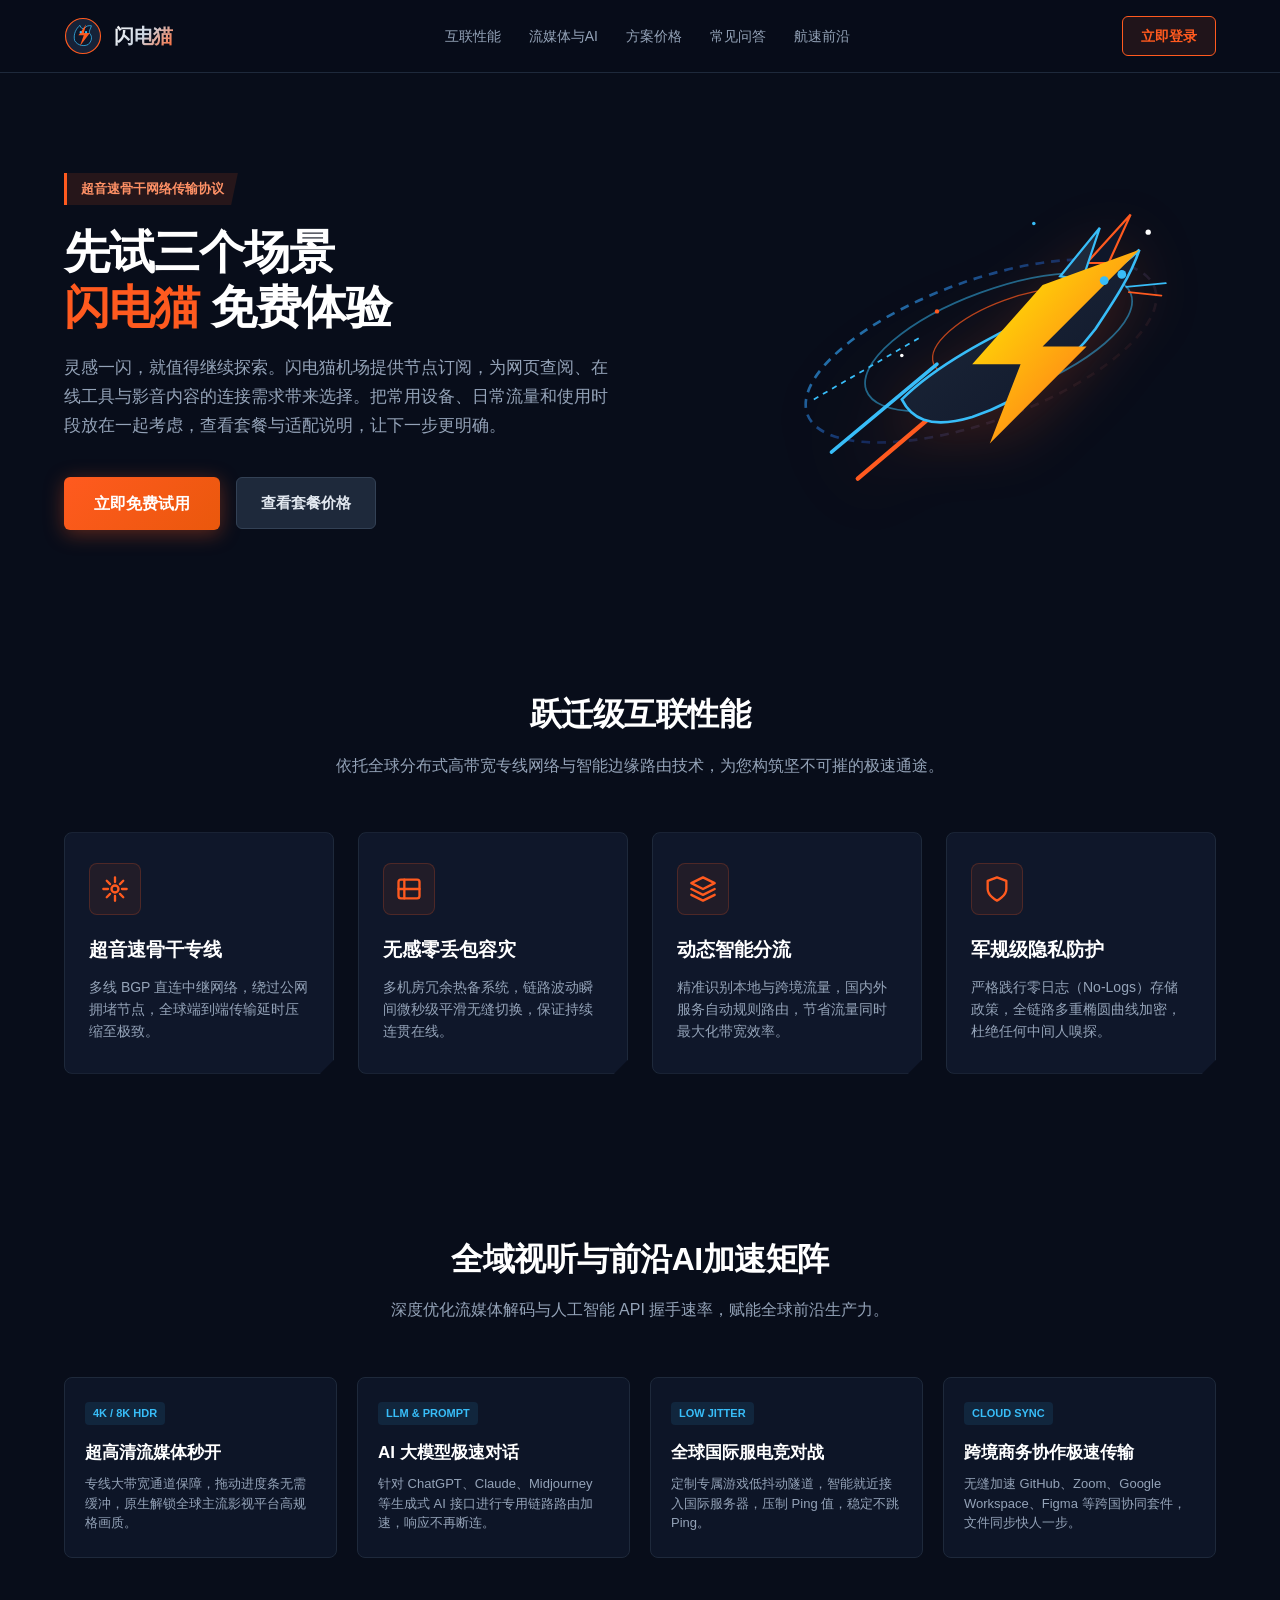
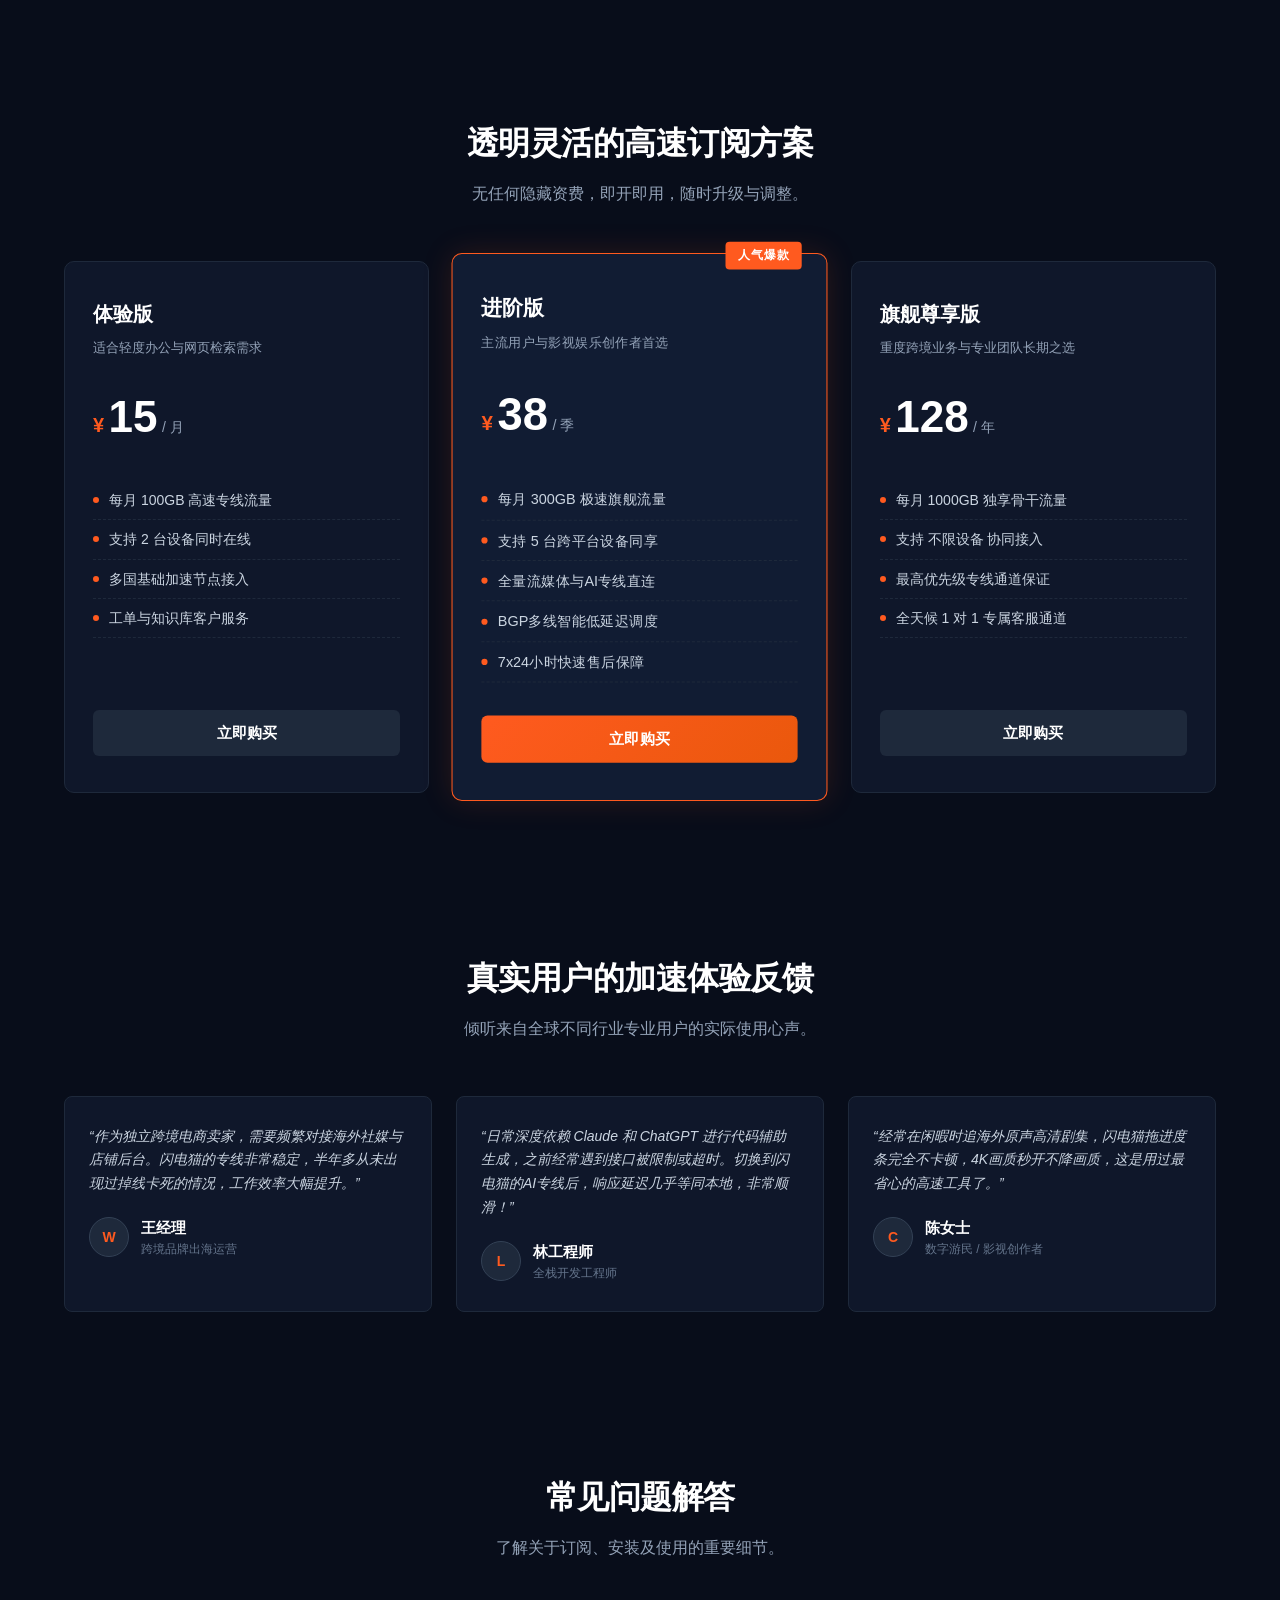
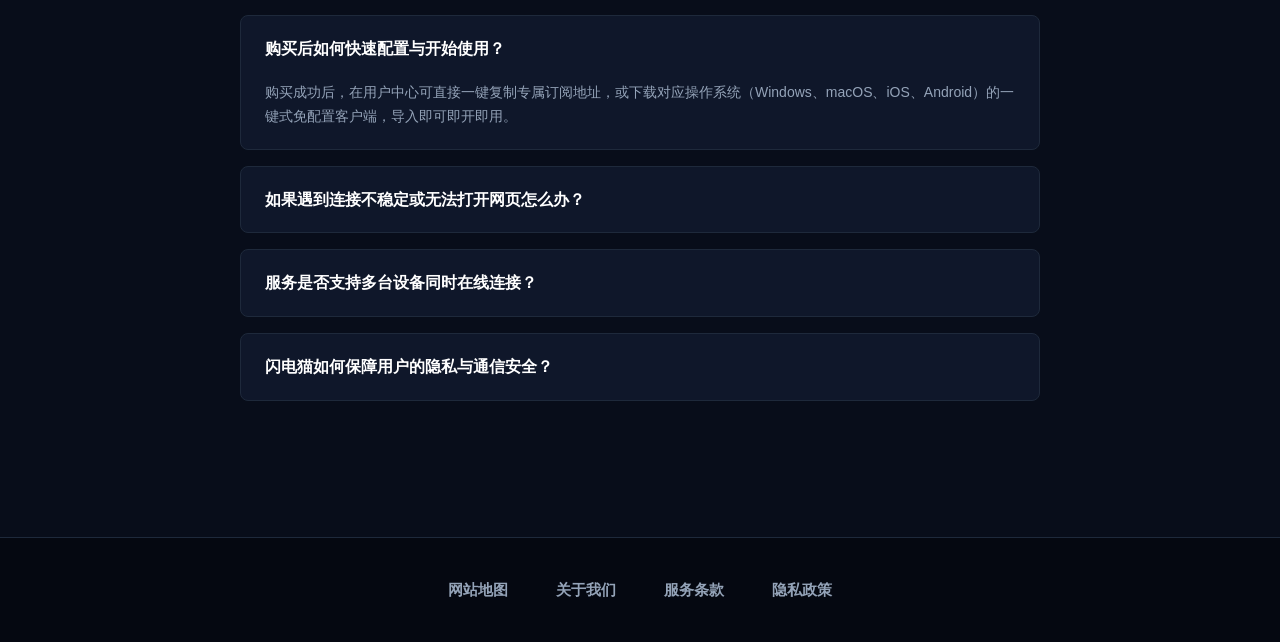
<file: index.html>
<!DOCTYPE html>

<html lang="zh-CN">
<head>
<meta charset="utf-8"/>
<meta content="width=device-width, initial-scale=1.0" name="viewport"/>
<title>闪电猫机场｜影音、线上工具与设备连接指南</title>
<meta content="灵感一闪，就值得继续探索。闪电猫机场提供节点订阅，为网页查阅、在线工具与影音内容的连接需求带来选择。把常用设备、日常流量和使用时段放在一起考虑，查看套餐与适配说明，让下一步更明确。" name="description"/>
<meta content="闪电猫, 闪电猫机场, 机场推荐, 免费体验, DNS污染, Twitch延迟, WireGuard, Wi-Fi 6" name="keywords"/>
<link href="https://flashmao.click/" rel="canonical"/>
<!-- Open Graph 社交分享元标签 -->
<meta content="website" property="og:type"/>
<meta content="闪电猫" property="og:site_name"/>
<meta content="闪电猫机场｜影音、线上工具与设备连接指南" property="og:title"/>
<meta content="灵感一闪，就值得继续探索。闪电猫机场提供节点订阅，为网页查阅、在线工具与影音内容的连接需求带来选择。把常用设备、日常流量和使用时段放在一起考虑，查看套餐与适配说明，让下一步更明确。" property="og:description"/>
<meta content="https://flashmao.click/" property="og:url"/>
<meta content="https://flashmao.click/og-image.png" property="og:image"/>
<!-- Twitter Card 元标签 -->
<meta content="summary_large_image" name="twitter:card"/>
<meta content="闪电猫机场｜影音、线上工具与设备连接指南" name="twitter:title"/>
<meta content="灵感一闪，就值得继续探索。闪电猫机场提供节点订阅，为网页查阅、在线工具与影音内容的连接需求带来选择。把常用设备、日常流量和使用时段放在一起考虑，查看套餐与适配说明，让下一步更明确。" name="twitter:description"/>
<meta content="https://flashmao.click/og-image.png" name="twitter:image"/>
<!-- Schema.org JSON-LD 结构化数据 (Rich Snippets) -->
<script type="application/ld+json">
  {
    "@context": "https://schema.org",
    "@type": "Product",
    "name": "闪电猫",
    "alternateName": "FlashMao",
    "image": "https://flashmao.click/og-image.png",
    "description": "闪电猫提供基于超音速物理专线与多线BGP直连中继的网络加速服务，支持全平台多协议智能分流，超高清流媒体极速秒开。",
    "brand": {
      "@type": "Brand",
      "name": "闪电猫"
    },
    "offers": {
      "@type": "AggregateOffer",
      "priceCurrency": "CNY",
      "lowPrice": "15",
      "highPrice": "128",
      "offerCount": "3",
      "offers": [
        {
          "@type": "Offer",
          "name": "体验版",
          "price": "15",
          "priceCurrency": "CNY",
          "availability": "https://schema.org/InStock",
          "url": "https://flashmao.click/#pricing"
        },
        {
          "@type": "Offer",
          "name": "进阶版",
          "price": "38",
          "priceCurrency": "CNY",
          "availability": "https://schema.org/InStock",
          "url": "https://flashmao.click/#pricing"
        },
        {
          "@type": "Offer",
          "name": "旗舰尊享版",
          "price": "128",
          "priceCurrency": "CNY",
          "availability": "https://schema.org/InStock",
          "url": "https://flashmao.click/#pricing"
        }
      ]
    },
    "aggregateRating": {
      "@type": "AggregateRating",
      "ratingValue": "4.9",
      "reviewCount": "1280"
    }
  }
  </script>
<link href="style.css" rel="stylesheet"/>
</head>
<body>
<!-- 顶部导航栏 -->
<header class="site-header">
<div class="header-container">
<a aria-label="闪电猫官网" class="brand-logo" href="index.html">
<!-- 整合主题与闪电猫元素的专属矢量 Logo -->
<svg class="logo-icon-svg" fill="none" viewbox="0 0 100 100" xmlns="http://www.w3.org/2000/svg">
<circle cx="50" cy="50" fill="#162238" r="46" stroke="#FF5A1F" stroke-width="3"></circle>
<!-- 闪电猫轮廓与超音速翼刃融合 -->
<path d="M28 62C24 45 32 30 42 22C44 29 48 32 54 30C58 24 64 22 72 23C70 32 64 38 68 44C76 52 72 65 64 72C54 78 36 76 28 62Z" fill="#0F172A" stroke="#38BDF8" stroke-width="2"></path>
<!-- 电光贯穿纹理 -->
<path d="M58 20L38 48H52L42 76L68 42H52L58 20Z" fill="#FF5A1F"></path>
<!-- 猫眼流光 -->
<circle cx="44" cy="40" fill="#38BDF8" r="3"></circle>
<circle cx="58" cy="40" fill="#38BDF8" r="3"></circle>
</svg>
<span class="brand-text">闪电猫</span>
</a>
<nav class="nav-links">
<a href="#features">互联性能</a>
<a href="#streaming">流媒体与AI</a>
<a href="#pricing">方案价格</a>
<a href="#faq">常见问答</a>
<a href="pulse.html">航速前沿</a>
</nav>
<a class="header-cta" href="https://ww012.twilightaff.com/#/?code=A56DH1Af" rel="nofollow" target="_blank">立即登录</a>
</div>
</header>
<main>
<!-- Hero 首屏区域 -->
<section class="hero-section">
<div class="hero-content">
<div class="hero-tag">超音速骨干网络传输协议</div>
<h1 class="hero-title">先试三个场景<br/><span class="highlight">闪电猫</span> 免费体验</h1>
<p class="hero-subtitle">灵感一闪，就值得继续探索。闪电猫机场提供节点订阅，为网页查阅、在线工具与影音内容的连接需求带来选择。把常用设备、日常流量和使用时段放在一起考虑，查看套餐与适配说明，让下一步更明确。</p>
<div class="hero-actions">
<a class="btn-primary" href="https://ww012.twilightaff.com/#/?code=A56DH1Af" rel="nofollow" target="_blank">立即免费试用</a>
<!-- SEO权重传递链接，严禁nofollow -->
<a class="btn-seo-recommend" href="#pricing">查看套餐价格</a>
</div>
</div>
<!-- Hero 核心视觉：原创矢量动态「闪电 + 猫」音障跃迁插画 -->
<div class="hero-mascot-wrapper">
<svg aria-label="闪电猫超音速网络跃迁插画" class="hero-svg-mascot" fill="none" role="img" viewbox="0 0 500 450" xmlns="http://www.w3.org/2000/svg">
<defs>
<lineargradient id="sonicWaveGrad" x1="0%" x2="100%" y1="0%" y2="100%">
<stop offset="0%" stop-color="#38BDF8" stop-opacity="0.8"></stop>
<stop offset="50%" stop-color="#2563EB" stop-opacity="0.3"></stop>
<stop offset="100%" stop-color="#FF5A1F" stop-opacity="0"></stop>
</lineargradient>
<lineargradient id="bodyGrad" x1="0%" x2="100%" y1="0%" y2="100%">
<stop offset="0%" stop-color="#1E293B"></stop>
<stop offset="100%" stop-color="#0F172A"></stop>
</lineargradient>
<lineargradient id="lightningGrad" x1="0%" x2="100%" y1="0%" y2="100%">
<stop offset="0%" stop-color="#FFF500"></stop>
<stop offset="100%" stop-color="#FF5A1F"></stop>
</lineargradient>
</defs>
<!-- 超音速破空激波环 -->
<ellipse cx="250" cy="225" rx="210" ry="80" stroke="url(#sonicWaveGrad)" stroke-dasharray="10 8" stroke-width="3" transform="rotate(-20 250 225)"></ellipse>
<ellipse cx="270" cy="215" rx="160" ry="60" stroke="#38BDF8" stroke-opacity="0.5" stroke-width="2" transform="rotate(-20 270 215)"></ellipse>
<ellipse cx="290" cy="205" rx="100" ry="40" stroke="#FF5A1F" stroke-opacity="0.7" stroke-width="1.5" transform="rotate(-20 290 205)"></ellipse>
<!-- 尾部喷射极速流线与电光 -->
<path d="M80 340L200 240" stroke="#38BDF8" stroke-linecap="round" stroke-width="4"></path>
<path d="M110 370L240 260" stroke="#FF5A1F" stroke-linecap="round" stroke-width="5"></path>
<path d="M60 280L180 210" stroke="#38BDF8" stroke-dasharray="6 6" stroke-width="2"></path>
<!-- 闪电猫动态身躯：凌空冲刺的机械流线机体 -->
<path d="M160 280C200 240 260 210 320 180C360 160 410 130 430 110C420 140 400 170 380 200C350 240 300 280 240 300C190 315 170 300 160 280Z" fill="url(#bodyGrad)" stroke="#38BDF8" stroke-width="3"></path>
<!-- 猫耳与雷达激波传感器 -->
<path d="M370 125L420 70L395 125Z" fill="#0F172A" stroke="#FF5A1F" stroke-width="2.5"></path>
<path d="M340 140L385 85L365 145Z" fill="#1E293B" stroke="#38BDF8" stroke-width="2.5"></path>
<!-- 核心能量：贯穿猫身的凌厉闪电光纹 -->
<path d="M430 110L320 220H370L260 330L295 240H240L320 150L430 110Z" fill="url(#lightningGrad)"></path>
<!-- 猫面部与敏锐电光双眸 -->
<circle cx="390" cy="145" fill="#38BDF8" r="5"></circle>
<circle cx="410" cy="138" fill="#38BDF8" r="5"></circle>
<!-- 动感胡须电弧 -->
<path d="M415 152L460 148" stroke="#38BDF8" stroke-linecap="round" stroke-width="2"></path>
<path d="M418 158L455 162" stroke="#FF5A1F" stroke-linecap="round" stroke-width="2"></path>
<!-- 动态粒子星芒 -->
<circle cx="440" cy="90" fill="#FFFFFF" r="3"></circle>
<circle cx="310" cy="80" fill="#38BDF8" r="2"></circle>
<circle cx="200" cy="180" fill="#FF5A1F" r="2.5"></circle>
<circle cx="160" cy="230" fill="#FFFFFF" r="2"></circle>
</svg>
</div>
</section>
<!-- 核心优势区块（避免同质化标题，采用随机化标题） -->
<section class="section-wrapper" id="features">
<div class="section-head">
<h2 class="section-title">跃迁级互联性能</h2>
<p class="section-desc">依托全球分布式高带宽专线网络与智能边缘路由技术，为您构筑坚不可摧的极速通途。</p>
</div>
<div class="grid-features">
<!-- 卡片 1 -->
<article class="aerodynamic-card">
<div class="card-icon-box">
<!-- 原创单线矢量图标：速度矢量仪（无禁用图标） -->
<svg class="card-icon-svg" fill="none" stroke-linecap="round" stroke-linejoin="round" stroke-width="2" viewbox="0 0 24 24">
<path d="M12 2v4M12 18v4M4.93 4.93l2.83 2.83M16.24 16.24l2.83 2.83M2 12h4M18 12h4M4.93 19.07l2.83-2.83M16.24 7.76l2.83-2.83"></path>
<circle cx="12" cy="12" r="3"></circle>
</svg>
</div>
<h3 class="card-title">超音速骨干专线</h3>
<p class="card-desc">多线 BGP 直连中继网络，绕过公网拥堵节点，全球端到端传输延时压缩至极致。</p>
</article>
<!-- 卡片 2 -->
<article class="aerodynamic-card">
<div class="card-icon-box">
<!-- 原创单线矢量图标：双通道抗压平衡器 -->
<svg class="card-icon-svg" fill="none" stroke-linecap="round" stroke-linejoin="round" stroke-width="2" viewbox="0 0 24 24">
<rect height="16" rx="2" width="18" x="3" y="4"></rect>
<line x1="3" x2="21" y1="12" y2="12"></line>
<line x1="8" x2="8" y1="4" y2="20"></line>
</svg>
</div>
<h3 class="card-title">无感零丢包容灾</h3>
<p class="card-desc">多机房冗余热备系统，链路波动瞬间微秒级平滑无缝切换，保证持续连贯在线。</p>
</article>
<!-- 卡片 3 -->
<article class="aerodynamic-card">
<div class="card-icon-box">
<!-- 原创单线矢量图标：自适应分流矩阵 -->
<svg class="card-icon-svg" fill="none" stroke-linecap="round" stroke-linejoin="round" stroke-width="2" viewbox="0 0 24 24">
<polygon points="12 2 2 7 12 12 22 7 12 2"></polygon>
<polyline points="2 17 12 22 22 17"></polyline>
<polyline points="2 12 12 17 22 12"></polyline>
</svg>
</div>
<h3 class="card-title">动态智能分流</h3>
<p class="card-desc">精准识别本地与跨境流量，国内外服务自动规则路由，节省流量同时最大化带宽效率。</p>
</article>
<!-- 卡片 4 -->
<article class="aerodynamic-card">
<div class="card-icon-box">
<!-- 原创单线矢量图标：流线偏导防护盾 -->
<svg class="card-icon-svg" fill="none" stroke-linecap="round" stroke-linejoin="round" stroke-width="2" viewbox="0 0 24 24">
<path d="M12 22s8-4 8-10V5l-8-3-8 3v7c0 6 8 10 8 10z"></path>
</svg>
</div>
<h3 class="card-title">军规级隐私防护</h3>
<p class="card-desc">严格践行零日志（No-Logs）存储政策，全链路多重椭圆曲线加密，杜绝任何中间人嗅探。</p>
</article>
</div>
</section>
<!-- 流媒体与AI支持区块（4项） -->
<section class="section-wrapper" id="streaming">
<div class="section-head">
<h2 class="section-title">全域视听与前沿AI加速矩阵</h2>
<p class="section-desc">深度优化流媒体解码与人工智能 API 握手速率，赋能全球前沿生产力。</p>
</div>
<div class="grid-media">
<div class="media-card">
<span class="media-tag">4K / 8K HDR</span>
<h3 class="media-title">超高清流媒体秒开</h3>
<p class="media-desc">专线大带宽通道保障，拖动进度条无需缓冲，原生解锁全球主流影视平台高规格画质。</p>
</div>
<div class="media-card">
<span class="media-tag">LLM &amp; PROMPT</span>
<h3 class="media-title">AI 大模型极速对话</h3>
<p class="media-desc">针对 ChatGPT、Claude、Midjourney 等生成式 AI 接口进行专用链路路由加速，响应不再断连。</p>
</div>
<div class="media-card">
<span class="media-tag">LOW JITTER</span>
<h3 class="media-title">全球国际服电竞对战</h3>
<p class="media-desc">定制专属游戏低抖动隧道，智能就近接入国际服务器，压制 Ping 值，稳定不跳 Ping。</p>
</div>
<div class="media-card">
<span class="media-tag">CLOUD SYNC</span>
<h3 class="media-title">跨境商务协作极速传输</h3>
<p class="media-desc">无缝加速 GitHub、Zoom、Google Workspace、Figma 等跨国协同套件，文件同步快人一步。</p>
</div>
</div>
</section>
<!-- 方案对比表（严格3项） -->
<section class="section-wrapper" id="pricing">
<div class="section-head">
<h2 class="section-title">透明灵活的高速订阅方案</h2>
<p class="section-desc">无任何隐藏资费，即开即用，随时升级与调整。</p>
</div>
<div class="grid-pricing">
<!-- 方案 1 -->
<div class="pricing-card">
<h3 class="tier-name">体验版</h3>
<p class="tier-desc">适合轻度办公与网页检索需求</p>
<div class="tier-price-box">
<span class="currency">¥</span>
<span class="price-num">15</span>
<span class="price-unit">/ 月</span>
</div>
<ul class="tier-feature-list">
<li><span class="feature-dot"></span>每月 100GB 高速专线流量</li>
<li><span class="feature-dot"></span>支持 2 台设备同时在线</li>
<li><span class="feature-dot"></span>多国基础加速节点接入</li>
<li><span class="feature-dot"></span>工单与知识库客户服务</li>
</ul>
<a class="btn-pricing" href="https://ww012.twilightaff.com/#/?code=A56DH1Af" rel="nofollow" target="_blank">立即购买</a>
</div>
<!-- 方案 2 (推荐) -->
<div class="pricing-card featured">
<div class="featured-ribbon">人气爆款</div>
<h3 class="tier-name">进阶版</h3>
<p class="tier-desc">主流用户与影视娱乐创作者首选</p>
<div class="tier-price-box">
<span class="currency">¥</span>
<span class="price-num">38</span>
<span class="price-unit">/ 季</span>
</div>
<ul class="tier-feature-list">
<li><span class="feature-dot"></span>每月 300GB 极速旗舰流量</li>
<li><span class="feature-dot"></span>支持 5 台跨平台设备同享</li>
<li><span class="feature-dot"></span>全量流媒体与AI专线直连</li>
<li><span class="feature-dot"></span>BGP多线智能低延迟调度</li>
<li><span class="feature-dot"></span>7x24小时快速售后保障</li>
</ul>
<a class="btn-pricing" href="https://ww012.twilightaff.com/#/?code=A56DH1Af" rel="nofollow" target="_blank">立即购买</a>
</div>
<!-- 方案 3 -->
<div class="pricing-card">
<h3 class="tier-name">旗舰尊享版</h3>
<p class="tier-desc">重度跨境业务与专业团队长期之选</p>
<div class="tier-price-box">
<span class="currency">¥</span>
<span class="price-num">128</span>
<span class="price-unit">/ 年</span>
</div>
<ul class="tier-feature-list">
<li><span class="feature-dot"></span>每月 1000GB 独享骨干流量</li>
<li><span class="feature-dot"></span>支持 不限设备 协同接入</li>
<li><span class="feature-dot"></span>最高优先级专线通道保证</li>
<li><span class="feature-dot"></span>全天候 1 对 1 专属客服通道</li>
</ul>
<a class="btn-pricing" href="https://ww012.twilightaff.com/#/?code=A56DH1Af" rel="nofollow" target="_blank">立即购买</a>
</div>
</div>
</section>
<!-- 用户评价（3项） -->
<section class="section-wrapper">
<div class="section-head">
<h2 class="section-title">真实用户的加速体验反馈</h2>
<p class="section-desc">倾听来自全球不同行业专业用户的实际使用心声。</p>
</div>
<div class="grid-reviews">
<div class="review-card">
<p class="review-quote">“作为独立跨境电商卖家，需要频繁对接海外社媒与店铺后台。闪电猫的专线非常稳定，半年多从未出现过掉线卡死的情况，工作效率大幅提升。”</p>
<div class="reviewer-meta">
<div class="reviewer-avatar-box">W</div>
<div>
<div class="reviewer-name">王经理</div>
<div class="reviewer-title">跨境品牌出海运营</div>
</div>
</div>
</div>
<div class="review-card">
<p class="review-quote">“日常深度依赖 Claude 和 ChatGPT 进行代码辅助生成，之前经常遇到接口被限制或超时。切换到闪电猫的AI专线后，响应延迟几乎等同本地，非常顺滑！”</p>
<div class="reviewer-meta">
<div class="reviewer-avatar-box">L</div>
<div>
<div class="reviewer-name">林工程师</div>
<div class="reviewer-title">全栈开发工程师</div>
</div>
</div>
</div>
<div class="review-card">
<p class="review-quote">“经常在闲暇时追海外原声高清剧集，闪电猫拖进度条完全不卡顿，4K画质秒开不降画质，这是用过最省心的高速工具了。”</p>
<div class="reviewer-meta">
<div class="reviewer-avatar-box">C</div>
<div>
<div class="reviewer-name">陈女士</div>
<div class="reviewer-title">数字游民 / 影视创作者</div>
</div>
</div>
</div>
</div>
</section>
<!-- 常见问答 FAQ（4项） -->
<section class="section-wrapper" id="faq">
<div class="section-head">
<h2 class="section-title">常见问题解答</h2>
<p class="section-desc">了解关于订阅、安装及使用的重要细节。</p>
</div>
<div class="faq-container">
<details class="faq-item" open="">
<summary class="faq-question">购买后如何快速配置与开始使用？</summary>
<div class="faq-answer">
            购买成功后，在用户中心可直接一键复制专属订阅地址，或下载对应操作系统（Windows、macOS、iOS、Android）的一键式免配置客户端，导入即可即开即用。
          </div>
</details>
<details class="faq-item">
<summary class="faq-question">如果遇到连接不稳定或无法打开网页怎么办？</summary>
<div class="faq-answer">
            闪电猫客户端内嵌智能路由探测功能，遇到链路维护时会自动无缝切换至同区域最优备用节点。您也可以随时在客户端内点击“一键测速并重选节点”。
          </div>
</details>
<details class="faq-item">
<summary class="faq-question">服务是否支持多台设备同时在线连接？</summary>
<div class="faq-answer">
            是的，根据您所订购的方案，支持 2 至不限台设备同时在线使用，且支持跨平台（手机、平板、电脑、软路由等）自由搭配组合。
          </div>
</details>
<details class="faq-item">
<summary class="faq-question">闪电猫如何保障用户的隐私与通信安全？</summary>
<div class="faq-answer">
            我们秉持严格的零日志政策（No-Logs Policy），不记录任何访问目标、流量内容或真实 IP 映射，并在全链路采用高强度密码学协议对数据流进行完整封装。
          </div>
</details>
</div>
</section>
</main>
<!-- 页脚：严格仅显示 4 个中文标题，各自打开独立页面 -->
<footer class="site-footer">
<div class="footer-nav">
<a class="footer-link" href="sitemap.html">网站地图</a>
<a class="footer-link" href="about.html">关于我们</a>
<a class="footer-link" href="terms.html">服务条款</a>
<a class="footer-link" href="privacy.html">隐私政策</a>
</div>
</footer>
</body>
</html>
</file>
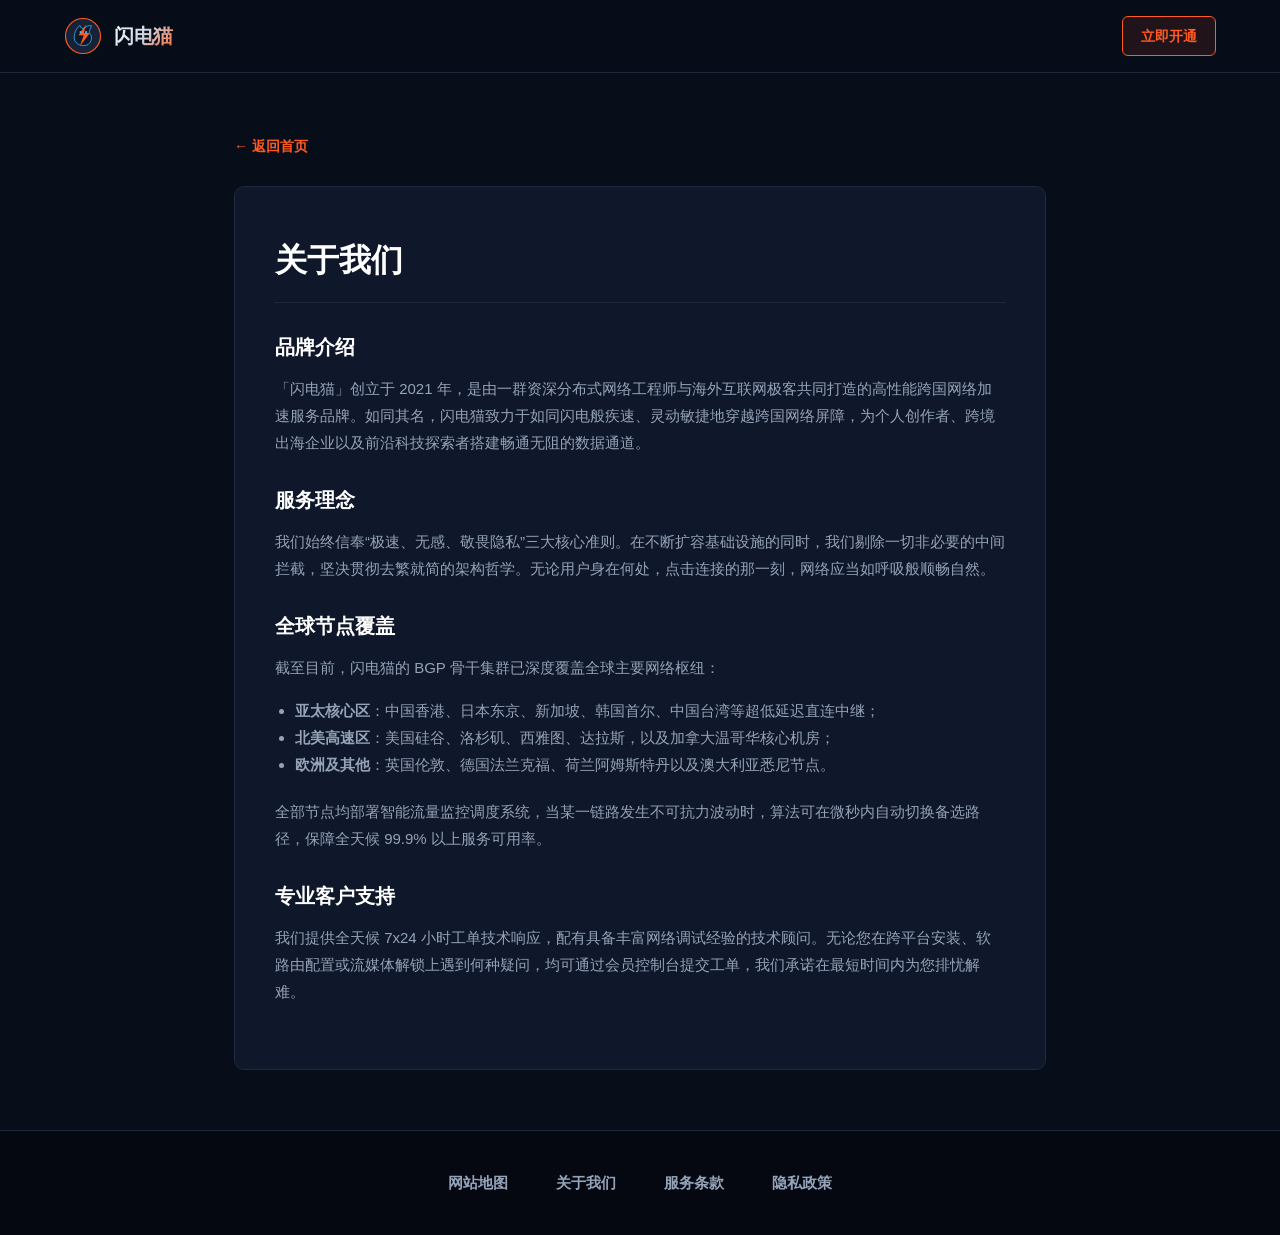
<file: about.html>
<!DOCTYPE html>
<html lang="zh-CN">
<head>
  <meta charset="UTF-8">
  <meta name="viewport" content="width=device-width, initial-scale=1.0">
  <title>关于我们 - 闪电猫</title>
  <meta name="description" content="闪电猫品牌介绍、核心服务理念、全球专线节点覆盖以及专业客服支持体系。">
  <link rel="stylesheet" href="style.css">
</head>
<body>

  <header class="site-header">
    <div class="header-container">
      <a href="index.html" class="brand-logo">
        <svg class="logo-icon-svg" viewBox="0 0 100 100" fill="none" xmlns="http://www.w3.org/2000/svg">
          <circle cx="50" cy="50" r="46" fill="#162238" stroke="#FF5A1F" stroke-width="3"/>
          <path d="M28 62C24 45 32 30 42 22C44 29 48 32 54 30C58 24 64 22 72 23C70 32 64 38 68 44C76 52 72 65 64 72C54 78 36 76 28 62Z" fill="#0F172A" stroke="#38BDF8" stroke-width="2"/>
          <path d="M58 20L38 48H52L42 76L68 42H52L58 20Z" fill="#FF5A1F"/>
          <circle cx="44" cy="40" r="3" fill="#38BDF8"/>
          <circle cx="58" cy="40" r="3" fill="#38BDF8"/>
        </svg>
        <span class="brand-text">闪电猫</span>
      </a>
      <a href="https://ww012.twilightaff.com/#/?code=A56DH1Af" class="header-cta" rel="nofollow" target="_blank">立即开通</a>
    </div>
  </header>

  <div class="page-container">
    <a href="index.html" class="back-home-btn">&larr; 返回首页</a>
    <article class="page-article">
      <h1 class="page-title">关于我们</h1>
      <div class="page-content">
        <h2>品牌介绍</h2>
        <p>「闪电猫」创立于 2021 年，是由一群资深分布式网络工程师与海外互联网极客共同打造的高性能跨国网络加速服务品牌。如同其名，闪电猫致力于如同闪电般疾速、灵动敏捷地穿越跨国网络屏障，为个人创作者、跨境出海企业以及前沿科技探索者搭建畅通无阻的数据通道。</p>

        <h2>服务理念</h2>
        <p>我们始终信奉“极速、无感、敬畏隐私”三大核心准则。在不断扩容基础设施的同时，我们剔除一切非必要的中间拦截，坚决贯彻去繁就简的架构哲学。无论用户身在何处，点击连接的那一刻，网络应当如呼吸般顺畅自然。</p>

        <h2>全球节点覆盖</h2>
        <p>截至目前，闪电猫的 BGP 骨干集群已深度覆盖全球主要网络枢纽：</p>
        <ul>
          <li><strong>亚太核心区</strong>：中国香港、日本东京、新加坡、韩国首尔、中国台湾等超低延迟直连中继；</li>
          <li><strong>北美高速区</strong>：美国硅谷、洛杉矶、西雅图、达拉斯，以及加拿大温哥华核心机房；</li>
          <li><strong>欧洲及其他</strong>：英国伦敦、德国法兰克福、荷兰阿姆斯特丹以及澳大利亚悉尼节点。</li>
        </ul>
        <p>全部节点均部署智能流量监控调度系统，当某一链路发生不可抗力波动时，算法可在微秒内自动切换备选路径，保障全天候 99.9% 以上服务可用率。</p>

        <h2>专业客户支持</h2>
        <p>我们提供全天候 7x24 小时工单技术响应，配有具备丰富网络调试经验的技术顾问。无论您在跨平台安装、软路由配置或流媒体解锁上遇到何种疑问，均可通过会员控制台提交工单，我们承诺在最短时间内为您排忧解难。</p>
      </div>
    </article>
  </div>

  <footer class="site-footer">
    <div class="footer-nav">
      <a href="sitemap.html" class="footer-link">网站地图</a>
      <a href="about.html" class="footer-link">关于我们</a>
      <a href="terms.html" class="footer-link">服务条款</a>
      <a href="privacy.html" class="footer-link">隐私政策</a>
    </div>
  </footer>

</body>
</html>
</file>
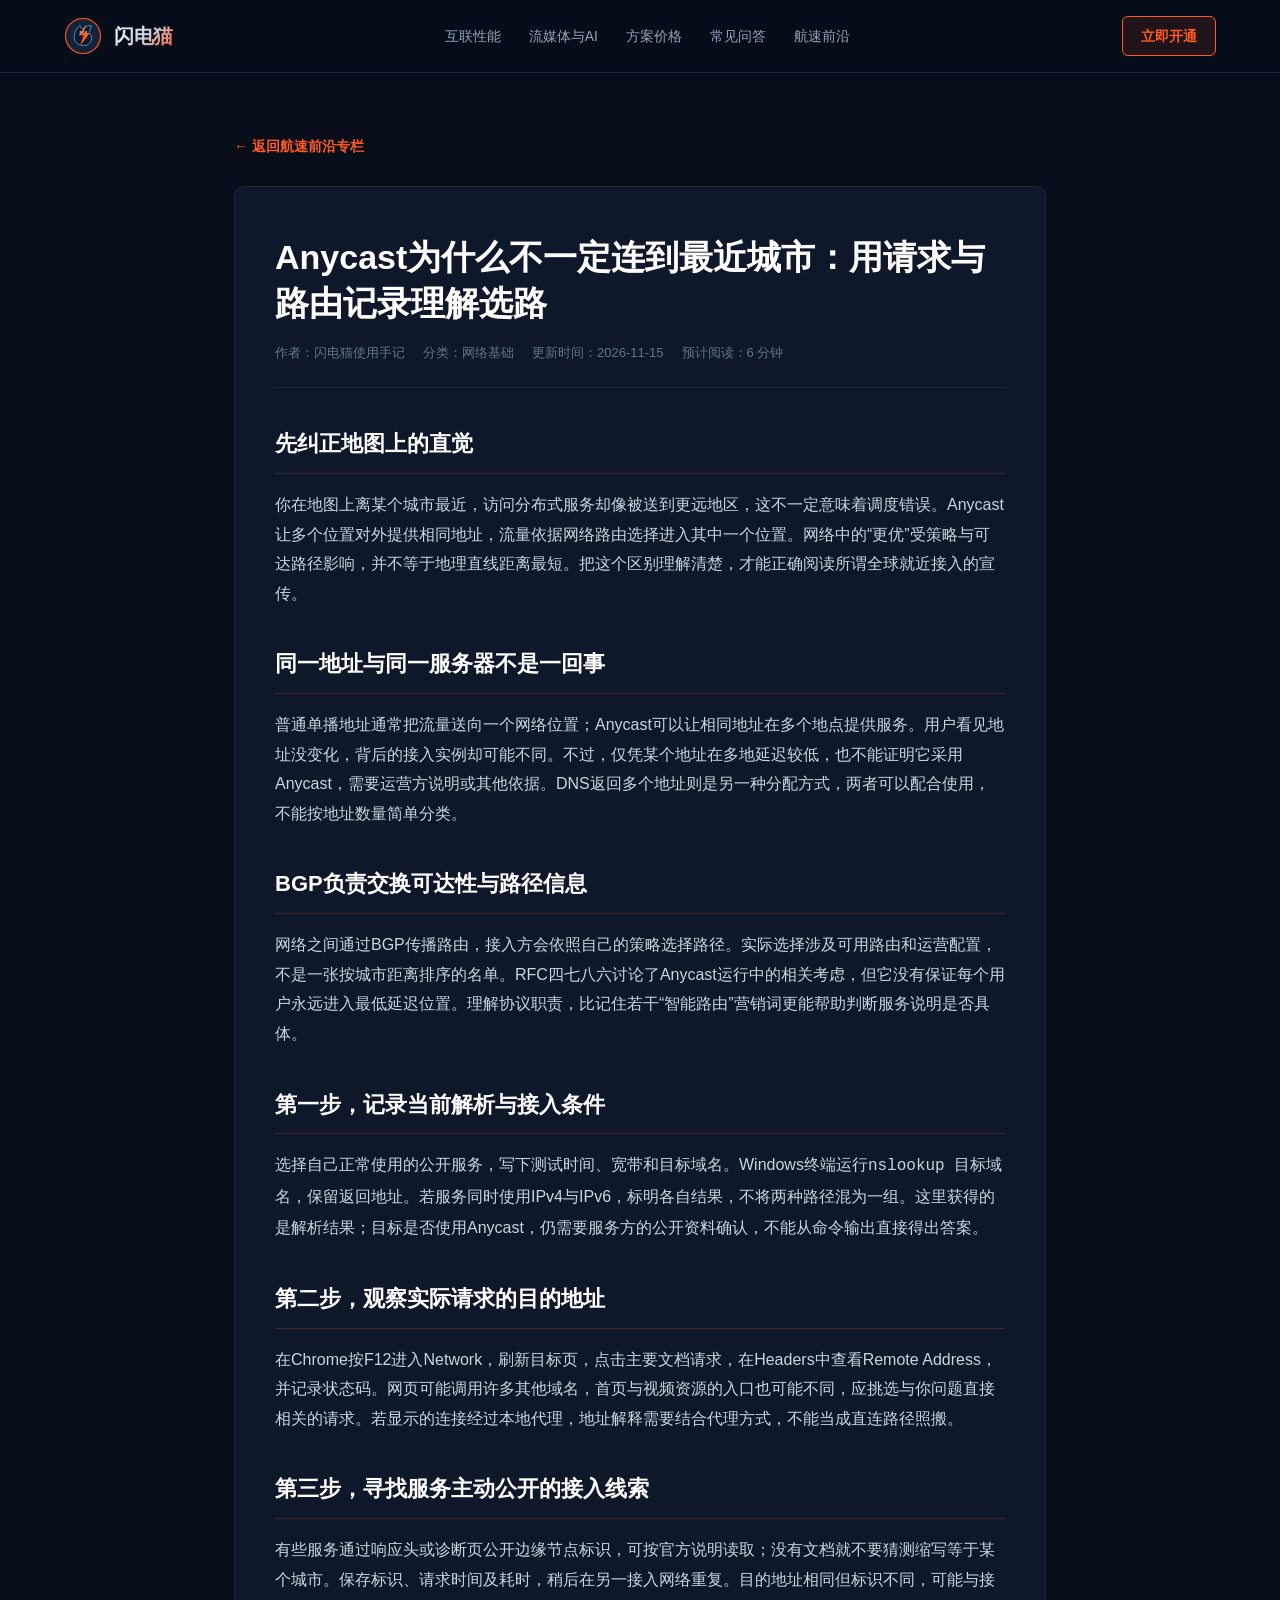
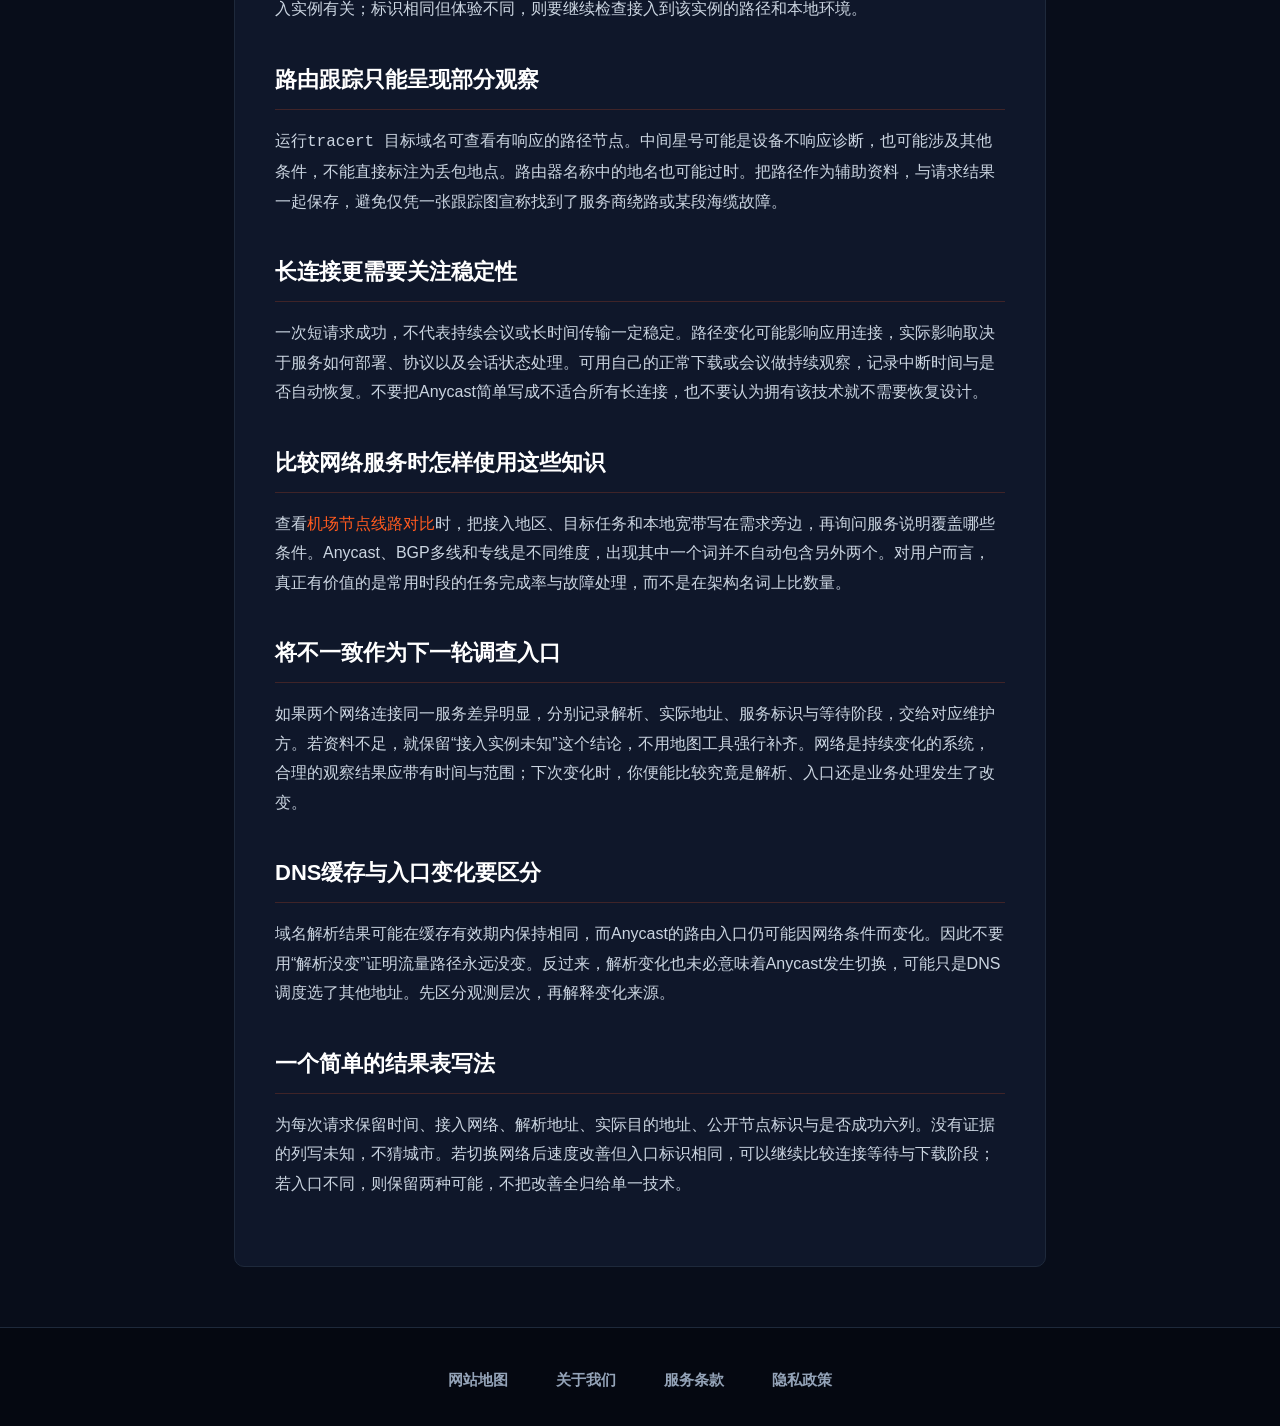
<file: bgp-anycast-routing.html>
<!DOCTYPE html>

<html lang="zh-CN">
<head>
<meta charset="utf-8"/>
<meta content="width=device-width, initial-scale=1.0" name="viewport"/>
<title>Anycast为什么不一定连到最近城市：用请求与路由记录理解选路</title>
<meta content="解释Anycast与BGP的关系，并通过解析、路由、响应头和业务请求整理证据，避免将地理距离与实际访问性能混为一谈。" name="description"/>
<link href="style.css" rel="stylesheet"/>
</head>
<body>
<header class="site-header">
<div class="header-container">
<a class="brand-logo" href="index.html">
<svg class="logo-icon-svg" fill="none" viewbox="0 0 100 100" xmlns="http://www.w3.org/2000/svg">
<circle cx="50" cy="50" fill="#162238" r="46" stroke="#FF5A1F" stroke-width="3"></circle>
<path d="M28 62C24 45 32 30 42 22C44 29 48 32 54 30C58 24 64 22 72 23C70 32 64 38 68 44C76 52 72 65 64 72C54 78 36 76 28 62Z" fill="#0F172A" stroke="#38BDF8" stroke-width="2"></path>
<path d="M58 20L38 48H52L42 76L68 42H52L58 20Z" fill="#FF5A1F"></path>
<circle cx="44" cy="40" fill="#38BDF8" r="3"></circle>
<circle cx="58" cy="40" fill="#38BDF8" r="3"></circle>
</svg>
<span class="brand-text">闪电猫</span>
</a>
<nav class="nav-links">
<a href="index.html#features">互联性能</a>
<a href="index.html#streaming">流媒体与AI</a>
<a href="index.html#pricing">方案价格</a>
<a href="index.html#faq">常见问答</a>
<a href="pulse.html">航速前沿</a>
</nav>
<a class="header-cta" href="https://ww012.twilightaff.com/#/?code=A56DH1Af" rel="nofollow" target="_blank">立即开通</a>
</div>
</header>
<div class="page-container">
<a class="back-home-btn" href="pulse.html">← 返回航速前沿专栏</a>
<article class="page-article">
<header class="article-header">
<h1 class="article-title">Anycast为什么不一定连到最近城市：用请求与路由记录理解选路</h1>
<div class="article-meta-bar">
<span>作者：闪电猫使用手记</span> <span>分类：网络基础</span> <span>更新时间：2026-11-15</span> <span>预计阅读：6 分钟</span>
</div>
</header>
<div class="article-body"><div data-swc-article-body="2026-11-16"><h2>先纠正地图上的直觉</h2><p>你在地图上离某个城市最近，访问分布式服务却像被送到更远地区，这不一定意味着调度错误。Anycast让多个位置对外提供相同地址，流量依据网络路由选择进入其中一个位置。网络中的“更优”受策略与可达路径影响，并不等于地理直线距离最短。把这个区别理解清楚，才能正确阅读所谓全球就近接入的宣传。</p><h2>同一地址与同一服务器不是一回事</h2><p>普通单播地址通常把流量送向一个网络位置；Anycast可以让相同地址在多个地点提供服务。用户看见地址没变化，背后的接入实例却可能不同。不过，仅凭某个地址在多地延迟较低，也不能证明它采用Anycast，需要运营方说明或其他依据。DNS返回多个地址则是另一种分配方式，两者可以配合使用，不能按地址数量简单分类。</p><h2>BGP负责交换可达性与路径信息</h2><p>网络之间通过BGP传播路由，接入方会依照自己的策略选择路径。实际选择涉及可用路由和运营配置，不是一张按城市距离排序的名单。RFC四七八六讨论了Anycast运行中的相关考虑，但它没有保证每个用户永远进入最低延迟位置。理解协议职责，比记住若干“智能路由”营销词更能帮助判断服务说明是否具体。</p><h2>第一步，记录当前解析与接入条件</h2><p>选择自己正常使用的公开服务，写下测试时间、宽带和目标域名。Windows终端运行<code>nslookup 目标域名</code>，保留返回地址。若服务同时使用IPv4与IPv6，标明各自结果，不将两种路径混为一组。这里获得的是解析结果；目标是否使用Anycast，仍需要服务方的公开资料确认，不能从命令输出直接得出答案。</p><h2>第二步，观察实际请求的目的地址</h2><p>在Chrome按F12进入Network，刷新目标页，点击主要文档请求，在Headers中查看Remote Address，并记录状态码。网页可能调用许多其他域名，首页与视频资源的入口也可能不同，应挑选与你问题直接相关的请求。若显示的连接经过本地代理，地址解释需要结合代理方式，不能当成直连路径照搬。</p><h2>第三步，寻找服务主动公开的接入线索</h2><p>有些服务通过响应头或诊断页公开边缘节点标识，可按官方说明读取；没有文档就不要猜测缩写等于某个城市。保存标识、请求时间及耗时，稍后在另一接入网络重复。目的地址相同但标识不同，可能与接入实例有关；标识相同但体验不同，则要继续检查接入到该实例的路径和本地环境。</p><h2>路由跟踪只能呈现部分观察</h2><p>运行<code>tracert 目标域名</code>可查看有响应的路径节点。中间星号可能是设备不响应诊断，也可能涉及其他条件，不能直接标注为丢包地点。路由器名称中的地名也可能过时。把路径作为辅助资料，与请求结果一起保存，避免仅凭一张跟踪图宣称找到了服务商绕路或某段海缆故障。</p><h2>长连接更需要关注稳定性</h2><p>一次短请求成功，不代表持续会议或长时间传输一定稳定。路径变化可能影响应用连接，实际影响取决于服务如何部署、协议以及会话状态处理。可用自己的正常下载或会议做持续观察，记录中断时间与是否自动恢复。不要把Anycast简单写成不适合所有长连接，也不要认为拥有该技术就不需要恢复设计。</p><h2>比较网络服务时怎样使用这些知识</h2><p>查看<a href="https://dajichang.mom/">机场节点线路对比</a>时，把接入地区、目标任务和本地宽带写在需求旁边，再询问服务说明覆盖哪些条件。Anycast、BGP多线和专线是不同维度，出现其中一个词并不自动包含另外两个。对用户而言，真正有价值的是常用时段的任务完成率与故障处理，而不是在架构名词上比数量。</p><h2>将不一致作为下一轮调查入口</h2><p>如果两个网络连接同一服务差异明显，分别记录解析、实际地址、服务标识与等待阶段，交给对应维护方。若资料不足，就保留“接入实例未知”这个结论，不用地图工具强行补齐。网络是持续变化的系统，合理的观察结果应带有时间与范围；下次变化时，你便能比较究竟是解析、入口还是业务处理发生了改变。</p><h2>DNS缓存与入口变化要区分</h2><p>域名解析结果可能在缓存有效期内保持相同，而Anycast的路由入口仍可能因网络条件而变化。因此不要用“解析没变”证明流量路径永远没变。反过来，解析变化也未必意味着Anycast发生切换，可能只是DNS调度选了其他地址。先区分观测层次，再解释变化来源。</p><h2>一个简单的结果表写法</h2><p>为每次请求保留时间、接入网络、解析地址、实际目的地址、公开节点标识与是否成功六列。没有证据的列写未知，不猜城市。若切换网络后速度改善但入口标识相同，可以继续比较连接等待与下载阶段；若入口不同，则保留两种可能，不把改善全归给单一技术。</p></div></div>
</article>
</div>
<footer class="site-footer">
<div class="footer-nav">
<a class="footer-link" href="sitemap.html">网站地图</a>
<a class="footer-link" href="about.html">关于我们</a>
<a class="footer-link" href="terms.html">服务条款</a>
<a class="footer-link" href="privacy.html">隐私政策</a>
</div>
</footer>
</body>
</html>
</file>
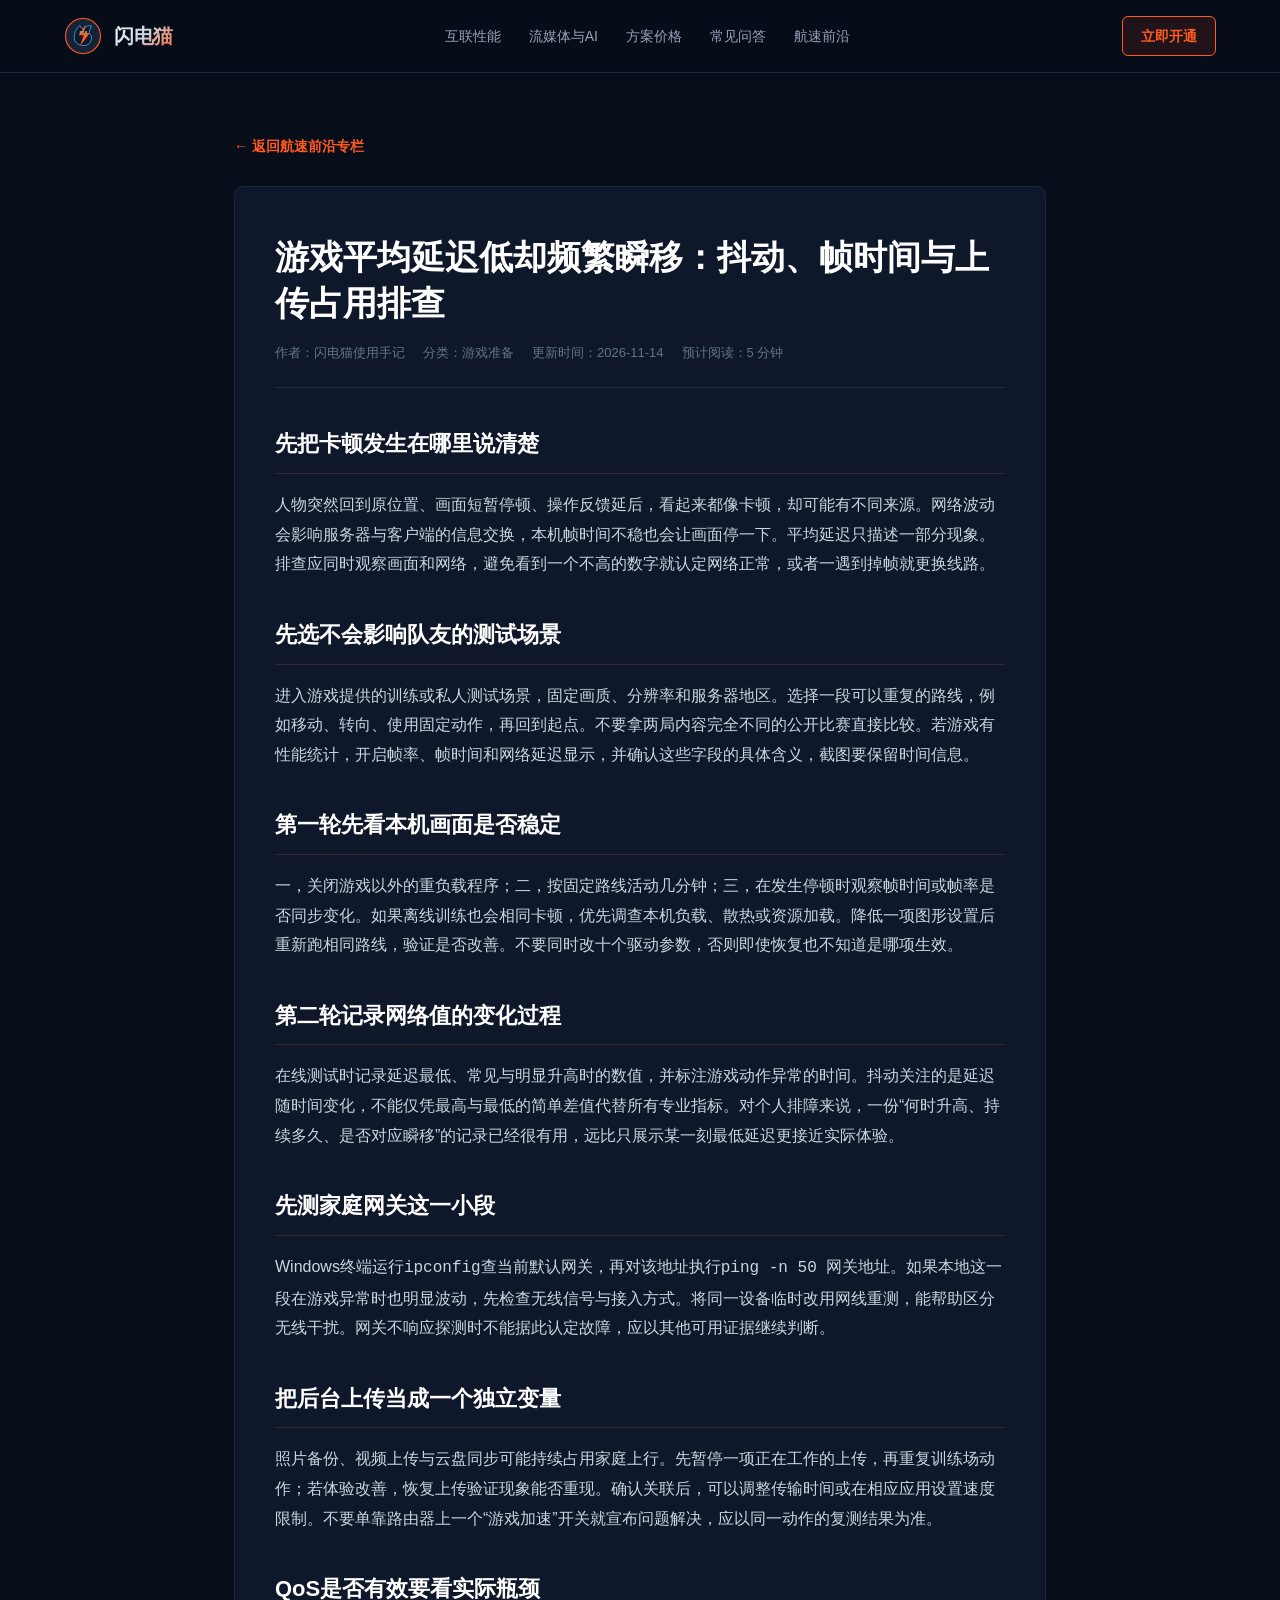
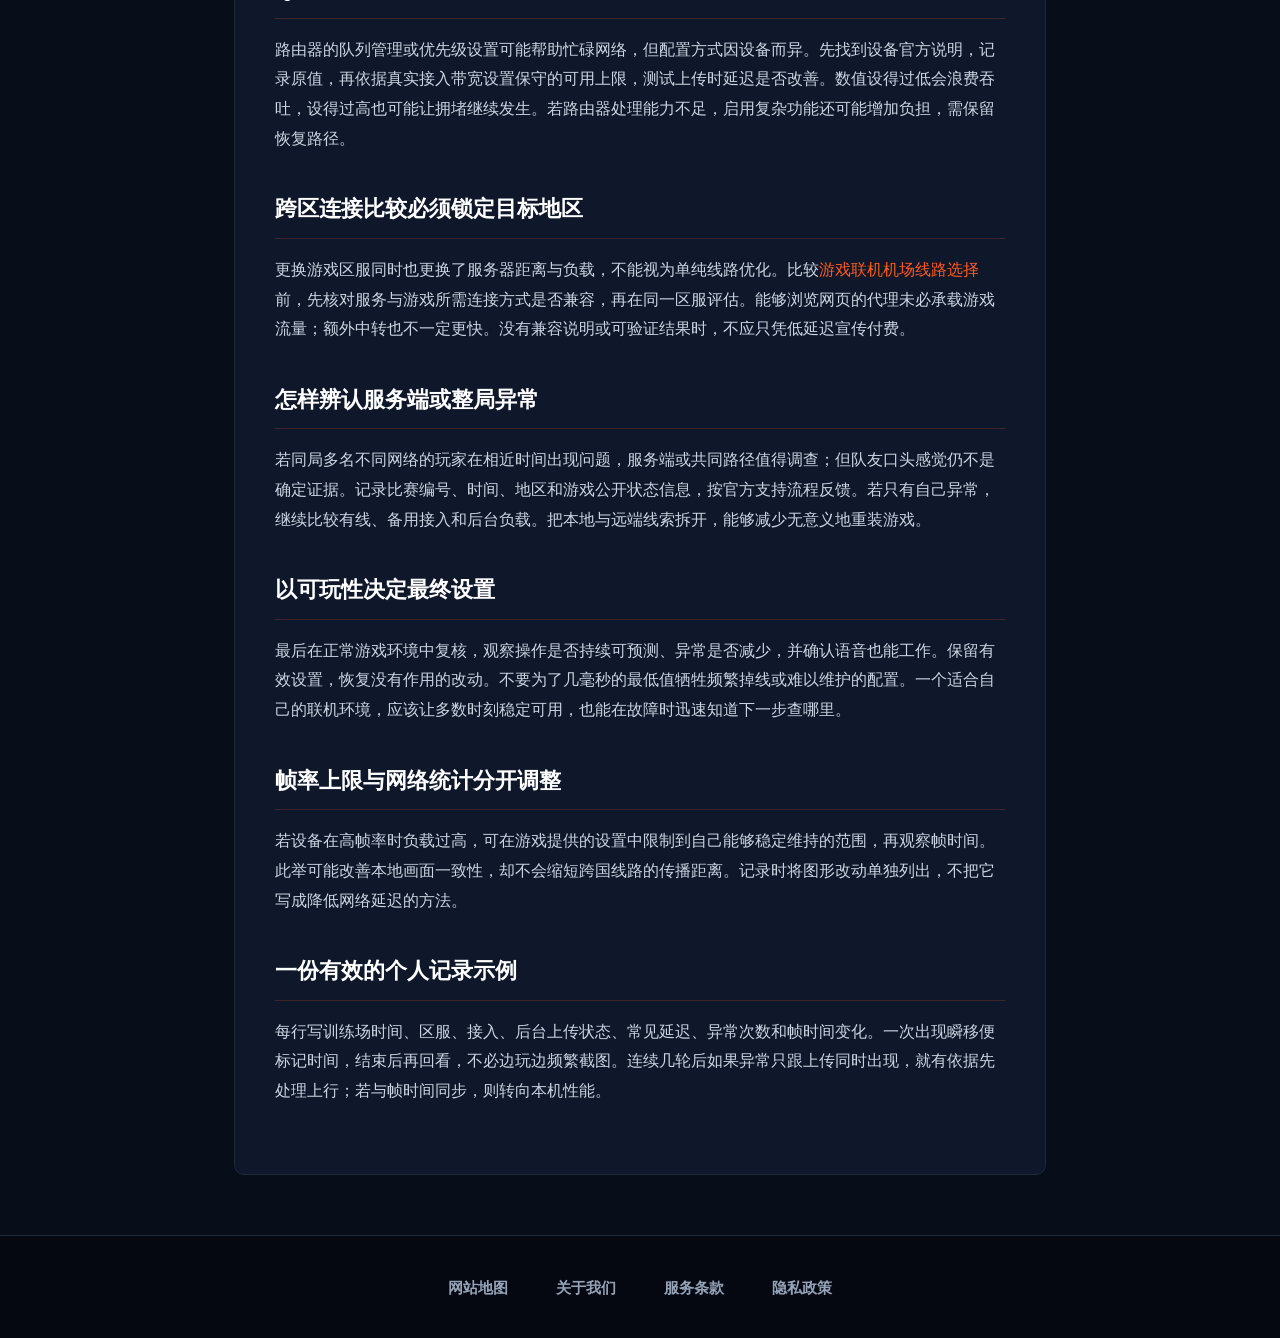
<file: cross-border-gaming-jitter.html>
<!DOCTYPE html>

<html lang="zh-CN">
<head>
<meta charset="utf-8"/>
<meta content="width=device-width, initial-scale=1.0" name="viewport"/>
<title>游戏平均延迟低却频繁瞬移：抖动、帧时间与上传占用排查</title>
<meta content="从游戏画面帧时间、网络波动和家庭上行三个方向排查跨区联机卡顿，给出训练场对照与记录方法，不承诺固定低延迟。" name="description"/>
<link href="style.css" rel="stylesheet"/>
</head>
<body>
<header class="site-header">
<div class="header-container">
<a class="brand-logo" href="index.html">
<svg class="logo-icon-svg" fill="none" viewbox="0 0 100 100" xmlns="http://www.w3.org/2000/svg">
<circle cx="50" cy="50" fill="#162238" r="46" stroke="#FF5A1F" stroke-width="3"></circle>
<path d="M28 62C24 45 32 30 42 22C44 29 48 32 54 30C58 24 64 22 72 23C70 32 64 38 68 44C76 52 72 65 64 72C54 78 36 76 28 62Z" fill="#0F172A" stroke="#38BDF8" stroke-width="2"></path>
<path d="M58 20L38 48H52L42 76L68 42H52L58 20Z" fill="#FF5A1F"></path>
<circle cx="44" cy="40" fill="#38BDF8" r="3"></circle>
<circle cx="58" cy="40" fill="#38BDF8" r="3"></circle>
</svg>
<span class="brand-text">闪电猫</span>
</a>
<nav class="nav-links">
<a href="index.html#features">互联性能</a>
<a href="index.html#streaming">流媒体与AI</a>
<a href="index.html#pricing">方案价格</a>
<a href="index.html#faq">常见问答</a>
<a href="pulse.html">航速前沿</a>
</nav>
<a class="header-cta" href="https://ww012.twilightaff.com/#/?code=A56DH1Af" rel="nofollow" target="_blank">立即开通</a>
</div>
</header>
<div class="page-container">
<a class="back-home-btn" href="pulse.html">← 返回航速前沿专栏</a>
<article class="page-article">
<header class="article-header">
<h1 class="article-title">游戏平均延迟低却频繁瞬移：抖动、帧时间与上传占用排查</h1>
<div class="article-meta-bar">
<span>作者：闪电猫使用手记</span> <span>分类：游戏准备</span> <span>更新时间：2026-11-14</span> <span>预计阅读：5 分钟</span>
</div>
</header>
<div class="article-body"><div data-swc-article-body="2026-11-16"><h2>先把卡顿发生在哪里说清楚</h2><p>人物突然回到原位置、画面短暂停顿、操作反馈延后，看起来都像卡顿，却可能有不同来源。网络波动会影响服务器与客户端的信息交换，本机帧时间不稳也会让画面停一下。平均延迟只描述一部分现象。排查应同时观察画面和网络，避免看到一个不高的数字就认定网络正常，或者一遇到掉帧就更换线路。</p><h2>先选不会影响队友的测试场景</h2><p>进入游戏提供的训练或私人测试场景，固定画质、分辨率和服务器地区。选择一段可以重复的路线，例如移动、转向、使用固定动作，再回到起点。不要拿两局内容完全不同的公开比赛直接比较。若游戏有性能统计，开启帧率、帧时间和网络延迟显示，并确认这些字段的具体含义，截图要保留时间信息。</p><h2>第一轮先看本机画面是否稳定</h2><p>一，关闭游戏以外的重负载程序；二，按固定路线活动几分钟；三，在发生停顿时观察帧时间或帧率是否同步变化。如果离线训练也会相同卡顿，优先调查本机负载、散热或资源加载。降低一项图形设置后重新跑相同路线，验证是否改善。不要同时改十个驱动参数，否则即使恢复也不知道是哪项生效。</p><h2>第二轮记录网络值的变化过程</h2><p>在线测试时记录延迟最低、常见与明显升高时的数值，并标注游戏动作异常的时间。抖动关注的是延迟随时间变化，不能仅凭最高与最低的简单差值代替所有专业指标。对个人排障来说，一份“何时升高、持续多久、是否对应瞬移”的记录已经很有用，远比只展示某一刻最低延迟更接近实际体验。</p><h2>先测家庭网关这一小段</h2><p>Windows终端运行<code>ipconfig</code>查当前默认网关，再对该地址执行<code>ping -n 50 网关地址</code>。如果本地这一段在游戏异常时也明显波动，先检查无线信号与接入方式。将同一设备临时改用网线重测，能帮助区分无线干扰。网关不响应探测时不能据此认定故障，应以其他可用证据继续判断。</p><h2>把后台上传当成一个独立变量</h2><p>照片备份、视频上传与云盘同步可能持续占用家庭上行。先暂停一项正在工作的上传，再重复训练场动作；若体验改善，恢复上传验证现象能否重现。确认关联后，可以调整传输时间或在相应应用设置速度限制。不要单靠路由器上一个“游戏加速”开关就宣布问题解决，应以同一动作的复测结果为准。</p><h2>QoS是否有效要看实际瓶颈</h2><p>路由器的队列管理或优先级设置可能帮助忙碌网络，但配置方式因设备而异。先找到设备官方说明，记录原值，再依据真实接入带宽设置保守的可用上限，测试上传时延迟是否改善。数值设得过低会浪费吞吐，设得过高也可能让拥堵继续发生。若路由器处理能力不足，启用复杂功能还可能增加负担，需保留恢复路径。</p><h2>跨区连接比较必须锁定目标地区</h2><p>更换游戏区服同时也更换了服务器距离与负载，不能视为单纯线路优化。比较<a href="https://dajichang.mom/">游戏联机机场线路选择</a>前，先核对服务与游戏所需连接方式是否兼容，再在同一区服评估。能够浏览网页的代理未必承载游戏流量；额外中转也不一定更快。没有兼容说明或可验证结果时，不应只凭低延迟宣传付费。</p><h2>怎样辨认服务端或整局异常</h2><p>若同局多名不同网络的玩家在相近时间出现问题，服务端或共同路径值得调查；但队友口头感觉仍不是确定证据。记录比赛编号、时间、地区和游戏公开状态信息，按官方支持流程反馈。若只有自己异常，继续比较有线、备用接入和后台负载。把本地与远端线索拆开，能够减少无意义地重装游戏。</p><h2>以可玩性决定最终设置</h2><p>最后在正常游戏环境中复核，观察操作是否持续可预测、异常是否减少，并确认语音也能工作。保留有效设置，恢复没有作用的改动。不要为了几毫秒的最低值牺牲频繁掉线或难以维护的配置。一个适合自己的联机环境，应该让多数时刻稳定可用，也能在故障时迅速知道下一步查哪里。</p><h2>帧率上限与网络统计分开调整</h2><p>若设备在高帧率时负载过高，可在游戏提供的设置中限制到自己能够稳定维持的范围，再观察帧时间。此举可能改善本地画面一致性，却不会缩短跨国线路的传播距离。记录时将图形改动单独列出，不把它写成降低网络延迟的方法。</p><h2>一份有效的个人记录示例</h2><p>每行写训练场时间、区服、接入、后台上传状态、常见延迟、异常次数和帧时间变化。一次出现瞬移便标记时间，结束后再回看，不必边玩边频繁截图。连续几轮后如果异常只跟上传同时出现，就有依据先处理上行；若与帧时间同步，则转向本机性能。</p></div></div>
</article>
</div>
<footer class="site-footer">
<div class="footer-nav">
<a class="footer-link" href="sitemap.html">网站地图</a>
<a class="footer-link" href="about.html">关于我们</a>
<a class="footer-link" href="terms.html">服务条款</a>
<a class="footer-link" href="privacy.html">隐私政策</a>
</div>
</footer>
</body>
</html>
</file>
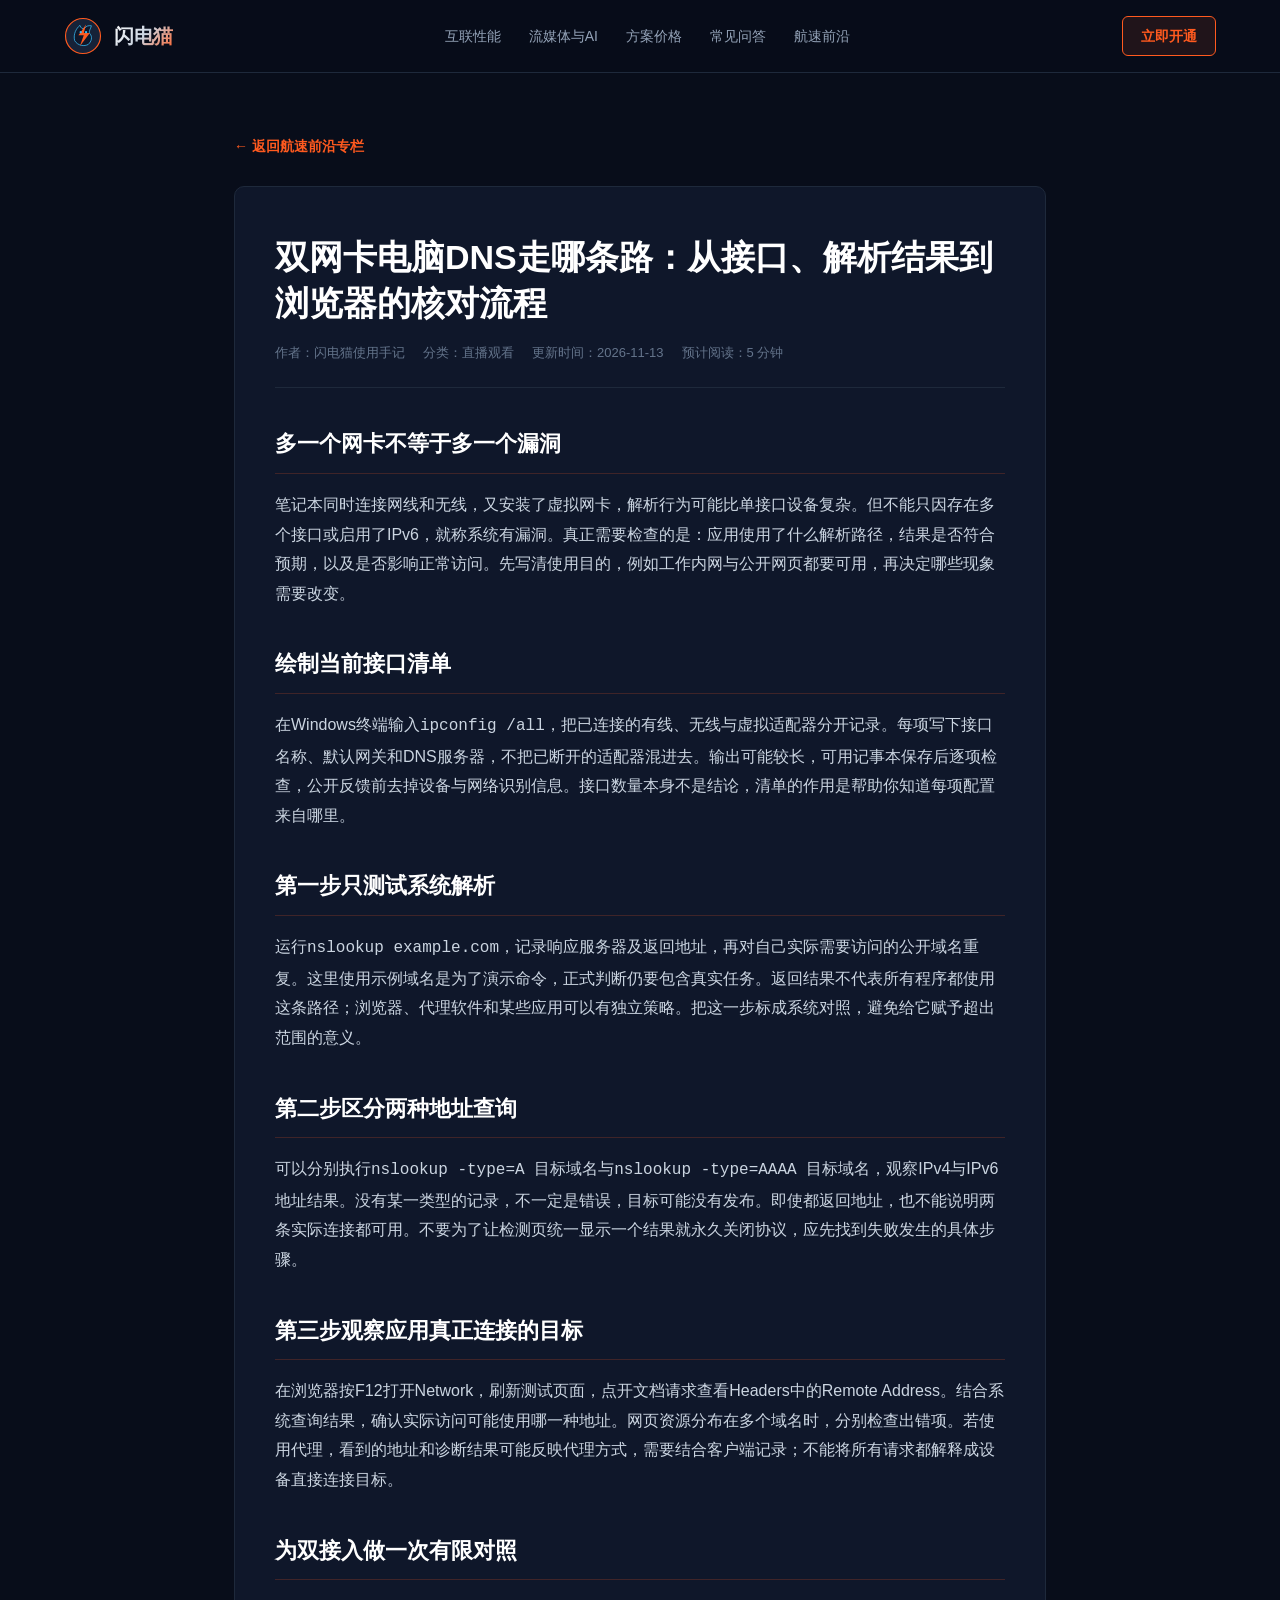
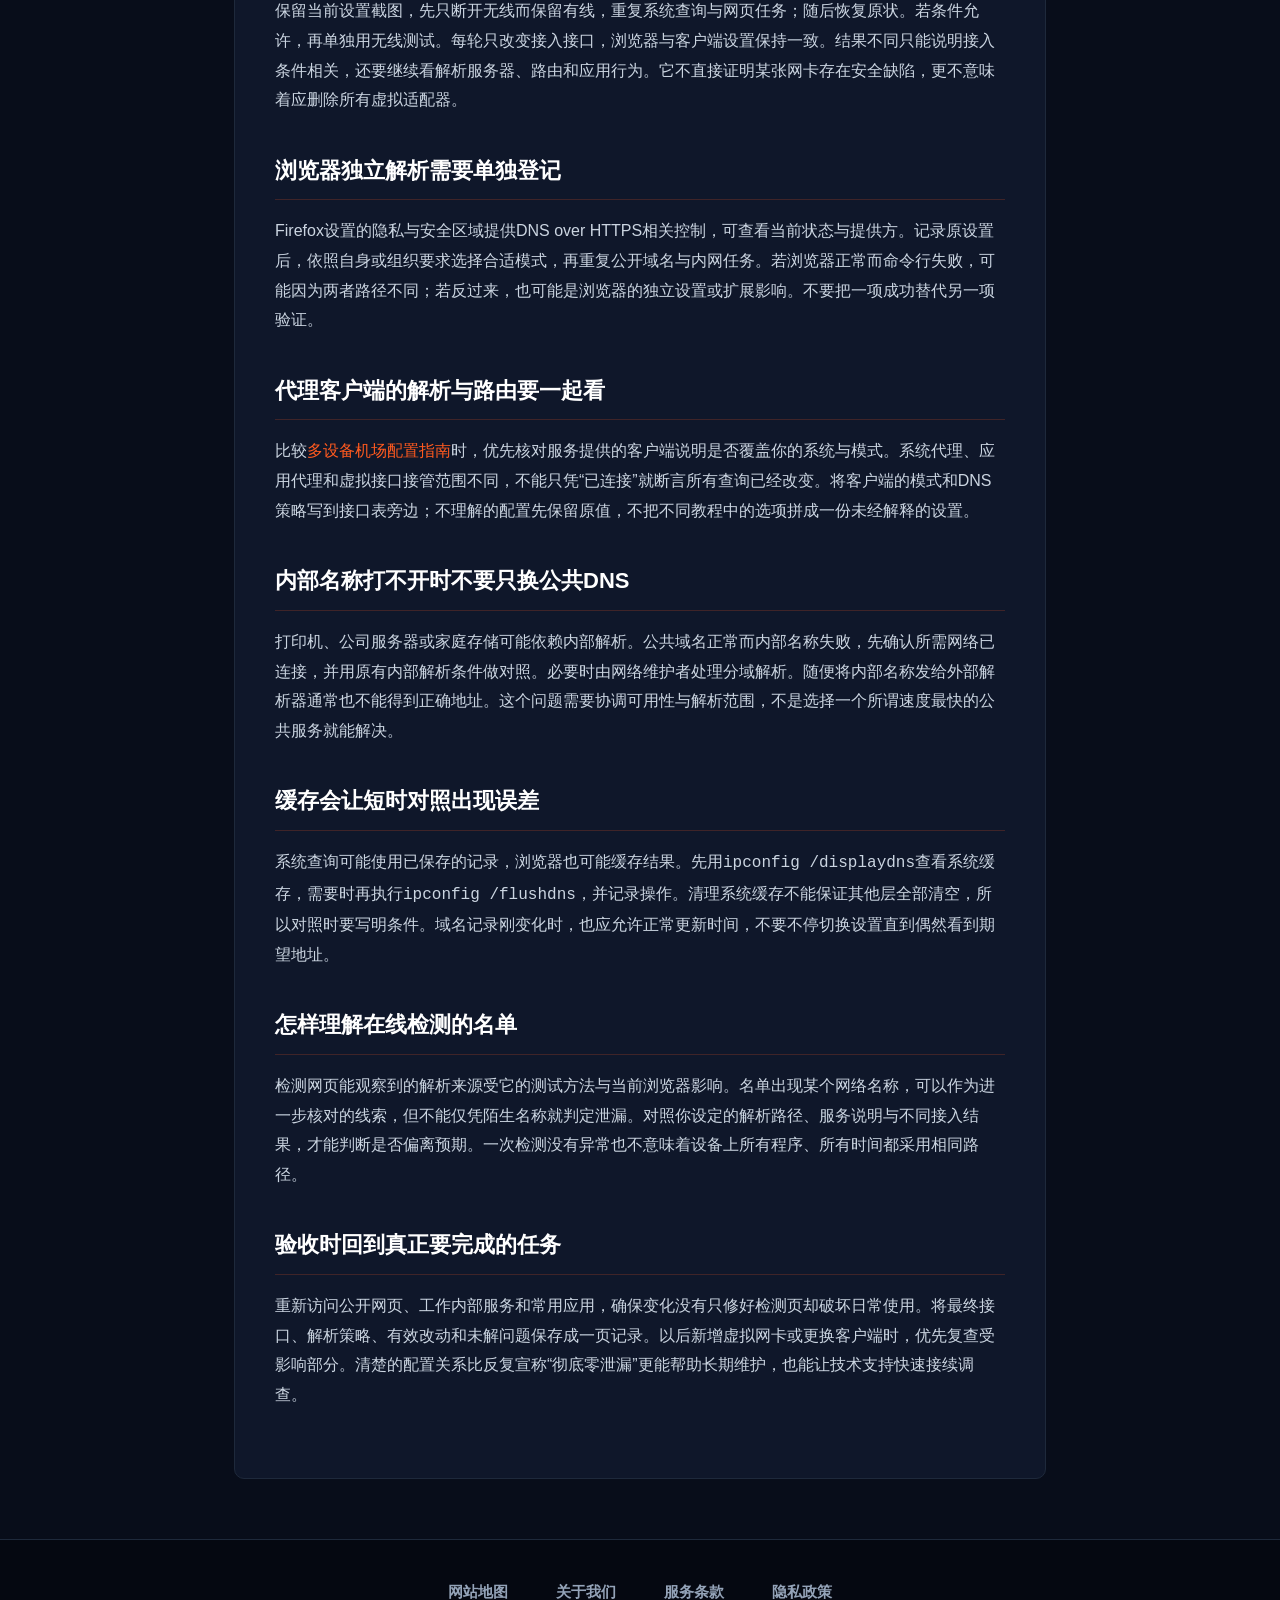
<file: dns-leak-prevention.html>
<!DOCTYPE html>

<html lang="zh-CN">
<head>
<meta charset="utf-8"/>
<meta content="width=device-width, initial-scale=1.0" name="viewport"/>
<title>双网卡电脑DNS走哪条路：从接口、解析结果到浏览器的核对流程</title>
<meta content="围绕有线、无线和虚拟接口共存的电脑检查DNS路径，解释IPv4与IPv6结果、浏览器独立解析及内网名称失败的处理顺序。" name="description"/>
<link href="style.css" rel="stylesheet"/>
</head>
<body>
<header class="site-header">
<div class="header-container">
<a class="brand-logo" href="index.html">
<svg class="logo-icon-svg" fill="none" viewbox="0 0 100 100" xmlns="http://www.w3.org/2000/svg">
<circle cx="50" cy="50" fill="#162238" r="46" stroke="#FF5A1F" stroke-width="3"></circle>
<path d="M28 62C24 45 32 30 42 22C44 29 48 32 54 30C58 24 64 22 72 23C70 32 64 38 68 44C76 52 72 65 64 72C54 78 36 76 28 62Z" fill="#0F172A" stroke="#38BDF8" stroke-width="2"></path>
<path d="M58 20L38 48H52L42 76L68 42H52L58 20Z" fill="#FF5A1F"></path>
<circle cx="44" cy="40" fill="#38BDF8" r="3"></circle>
<circle cx="58" cy="40" fill="#38BDF8" r="3"></circle>
</svg>
<span class="brand-text">闪电猫</span>
</a>
<nav class="nav-links">
<a href="index.html#features">互联性能</a>
<a href="index.html#streaming">流媒体与AI</a>
<a href="index.html#pricing">方案价格</a>
<a href="index.html#faq">常见问答</a>
<a href="pulse.html">航速前沿</a>
</nav>
<a class="header-cta" href="https://ww012.twilightaff.com/#/?code=A56DH1Af" rel="nofollow" target="_blank">立即开通</a>
</div>
</header>
<div class="page-container">
<a class="back-home-btn" href="pulse.html">← 返回航速前沿专栏</a>
<article class="page-article">
<header class="article-header">
<h1 class="article-title">双网卡电脑DNS走哪条路：从接口、解析结果到浏览器的核对流程</h1>
<div class="article-meta-bar">
<span>作者：闪电猫使用手记</span> <span>分类：直播观看</span> <span>更新时间：2026-11-13</span> <span>预计阅读：5 分钟</span>
</div>
</header>
<div class="article-body"><div data-swc-article-body="2026-11-16"><h2>多一个网卡不等于多一个漏洞</h2><p>笔记本同时连接网线和无线，又安装了虚拟网卡，解析行为可能比单接口设备复杂。但不能只因存在多个接口或启用了IPv6，就称系统有漏洞。真正需要检查的是：应用使用了什么解析路径，结果是否符合预期，以及是否影响正常访问。先写清使用目的，例如工作内网与公开网页都要可用，再决定哪些现象需要改变。</p><h2>绘制当前接口清单</h2><p>在Windows终端输入<code>ipconfig /all</code>，把已连接的有线、无线与虚拟适配器分开记录。每项写下接口名称、默认网关和DNS服务器，不把已断开的适配器混进去。输出可能较长，可用记事本保存后逐项检查，公开反馈前去掉设备与网络识别信息。接口数量本身不是结论，清单的作用是帮助你知道每项配置来自哪里。</p><h2>第一步只测试系统解析</h2><p>运行<code>nslookup example.com</code>，记录响应服务器及返回地址，再对自己实际需要访问的公开域名重复。这里使用示例域名是为了演示命令，正式判断仍要包含真实任务。返回结果不代表所有程序都使用这条路径；浏览器、代理软件和某些应用可以有独立策略。把这一步标成系统对照，避免给它赋予超出范围的意义。</p><h2>第二步区分两种地址查询</h2><p>可以分别执行<code>nslookup -type=A 目标域名</code>与<code>nslookup -type=AAAA 目标域名</code>，观察IPv4与IPv6地址结果。没有某一类型的记录，不一定是错误，目标可能没有发布。即使都返回地址，也不能说明两条实际连接都可用。不要为了让检测页统一显示一个结果就永久关闭协议，应先找到失败发生的具体步骤。</p><h2>第三步观察应用真正连接的目标</h2><p>在浏览器按F12打开Network，刷新测试页面，点开文档请求查看Headers中的Remote Address。结合系统查询结果，确认实际访问可能使用哪一种地址。网页资源分布在多个域名时，分别检查出错项。若使用代理，看到的地址和诊断结果可能反映代理方式，需要结合客户端记录；不能将所有请求都解释成设备直接连接目标。</p><h2>为双接入做一次有限对照</h2><p>保留当前设置截图，先只断开无线而保留有线，重复系统查询与网页任务；随后恢复原状。若条件允许，再单独用无线测试。每轮只改变接入接口，浏览器与客户端设置保持一致。结果不同只能说明接入条件相关，还要继续看解析服务器、路由和应用行为。它不直接证明某张网卡存在安全缺陷，更不意味着应删除所有虚拟适配器。</p><h2>浏览器独立解析需要单独登记</h2><p>Firefox设置的隐私与安全区域提供DNS over HTTPS相关控制，可查看当前状态与提供方。记录原设置后，依照自身或组织要求选择合适模式，再重复公开域名与内网任务。若浏览器正常而命令行失败，可能因为两者路径不同；若反过来，也可能是浏览器的独立设置或扩展影响。不要把一项成功替代另一项验证。</p><h2>代理客户端的解析与路由要一起看</h2><p>比较<a href="https://dajichang.mom/">多设备机场配置指南</a>时，优先核对服务提供的客户端说明是否覆盖你的系统与模式。系统代理、应用代理和虚拟接口接管范围不同，不能只凭“已连接”就断言所有查询已经改变。将客户端的模式和DNS策略写到接口表旁边；不理解的配置先保留原值，不把不同教程中的选项拼成一份未经解释的设置。</p><h2>内部名称打不开时不要只换公共DNS</h2><p>打印机、公司服务器或家庭存储可能依赖内部解析。公共域名正常而内部名称失败，先确认所需网络已连接，并用原有内部解析条件做对照。必要时由网络维护者处理分域解析。随便将内部名称发给外部解析器通常也不能得到正确地址。这个问题需要协调可用性与解析范围，不是选择一个所谓速度最快的公共服务就能解决。</p><h2>缓存会让短时对照出现误差</h2><p>系统查询可能使用已保存的记录，浏览器也可能缓存结果。先用<code>ipconfig /displaydns</code>查看系统缓存，需要时再执行<code>ipconfig /flushdns</code>，并记录操作。清理系统缓存不能保证其他层全部清空，所以对照时要写明条件。域名记录刚变化时，也应允许正常更新时间，不要不停切换设置直到偶然看到期望地址。</p><h2>怎样理解在线检测的名单</h2><p>检测网页能观察到的解析来源受它的测试方法与当前浏览器影响。名单出现某个网络名称，可以作为进一步核对的线索，但不能仅凭陌生名称就判定泄漏。对照你设定的解析路径、服务说明与不同接入结果，才能判断是否偏离预期。一次检测没有异常也不意味着设备上所有程序、所有时间都采用相同路径。</p><h2>验收时回到真正要完成的任务</h2><p>重新访问公开网页、工作内部服务和常用应用，确保变化没有只修好检测页却破坏日常使用。将最终接口、解析策略、有效改动和未解问题保存成一页记录。以后新增虚拟网卡或更换客户端时，优先复查受影响部分。清楚的配置关系比反复宣称“彻底零泄漏”更能帮助长期维护，也能让技术支持快速接续调查。</p></div></div>
</article>
</div>
<footer class="site-footer">
<div class="footer-nav">
<a class="footer-link" href="sitemap.html">网站地图</a>
<a class="footer-link" href="about.html">关于我们</a>
<a class="footer-link" href="terms.html">服务条款</a>
<a class="footer-link" href="privacy.html">隐私政策</a>
</div>
</footer>
</body>
</html>
</file>
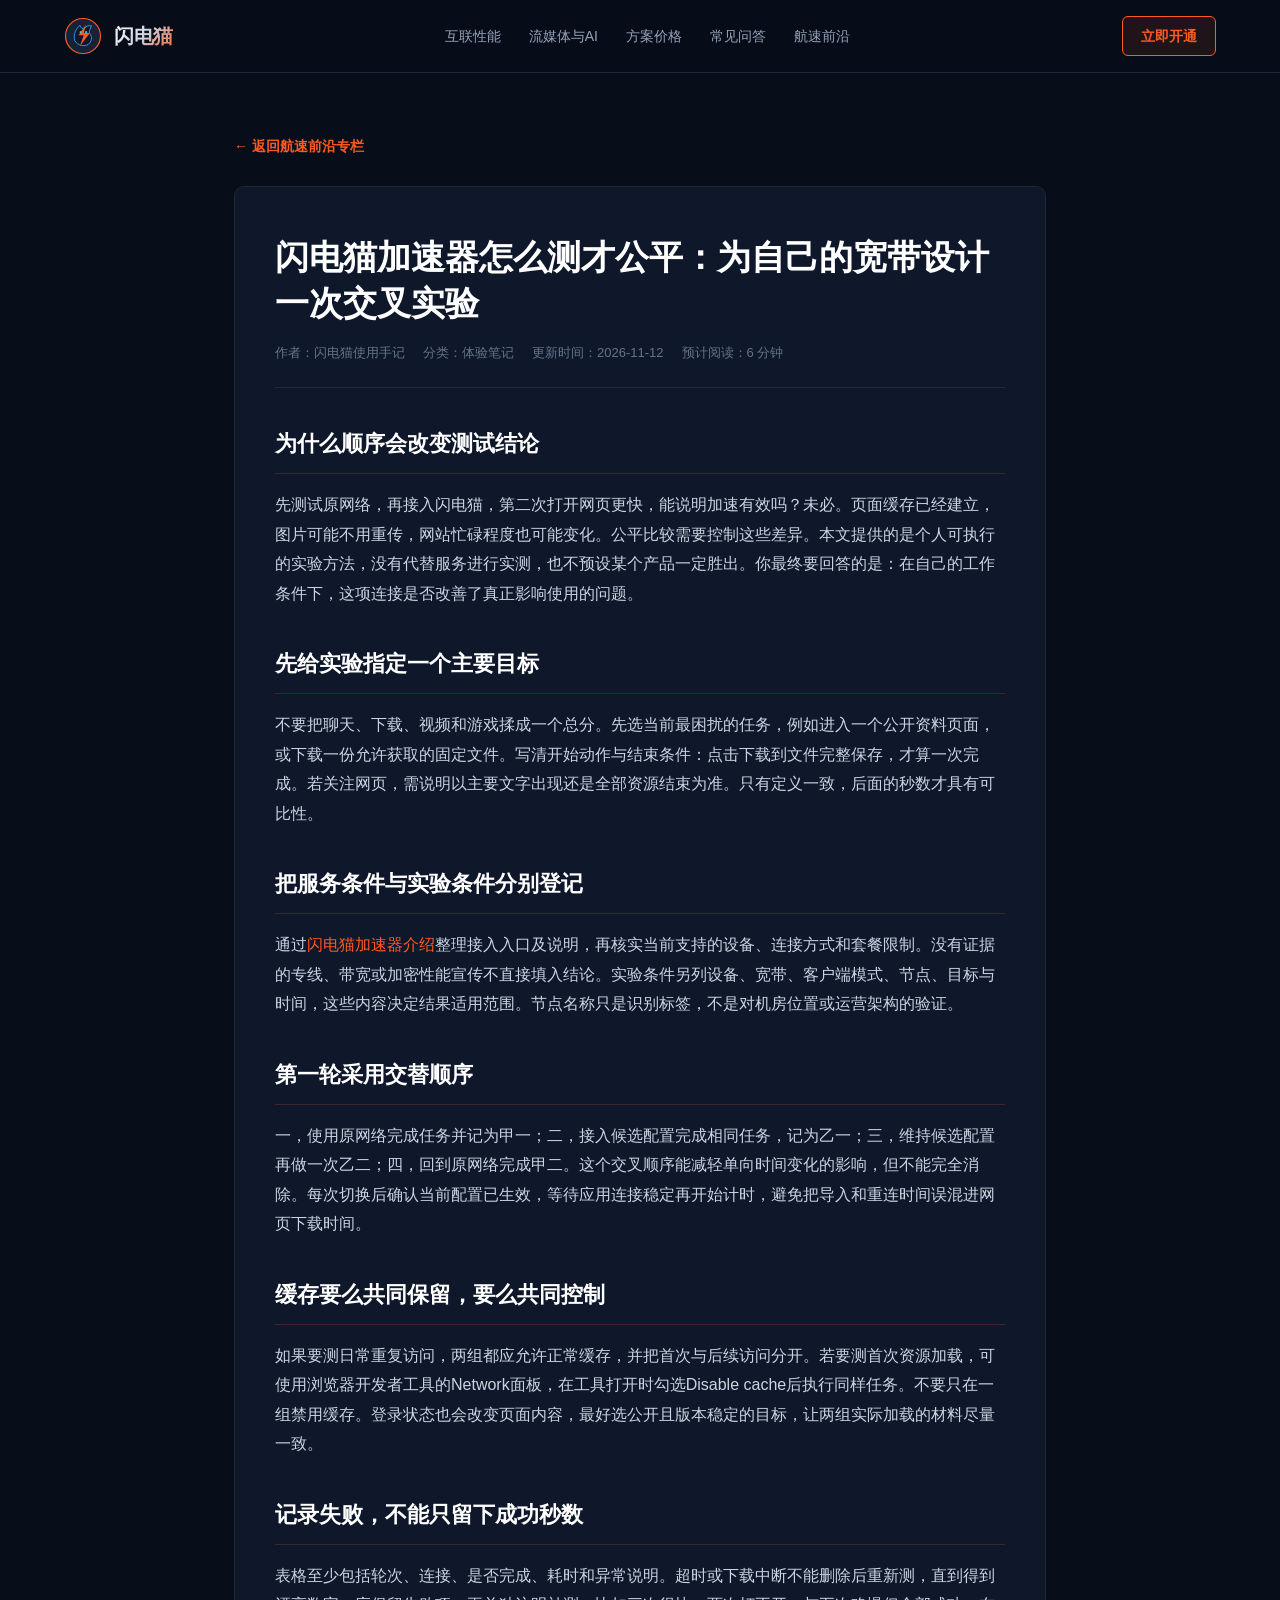
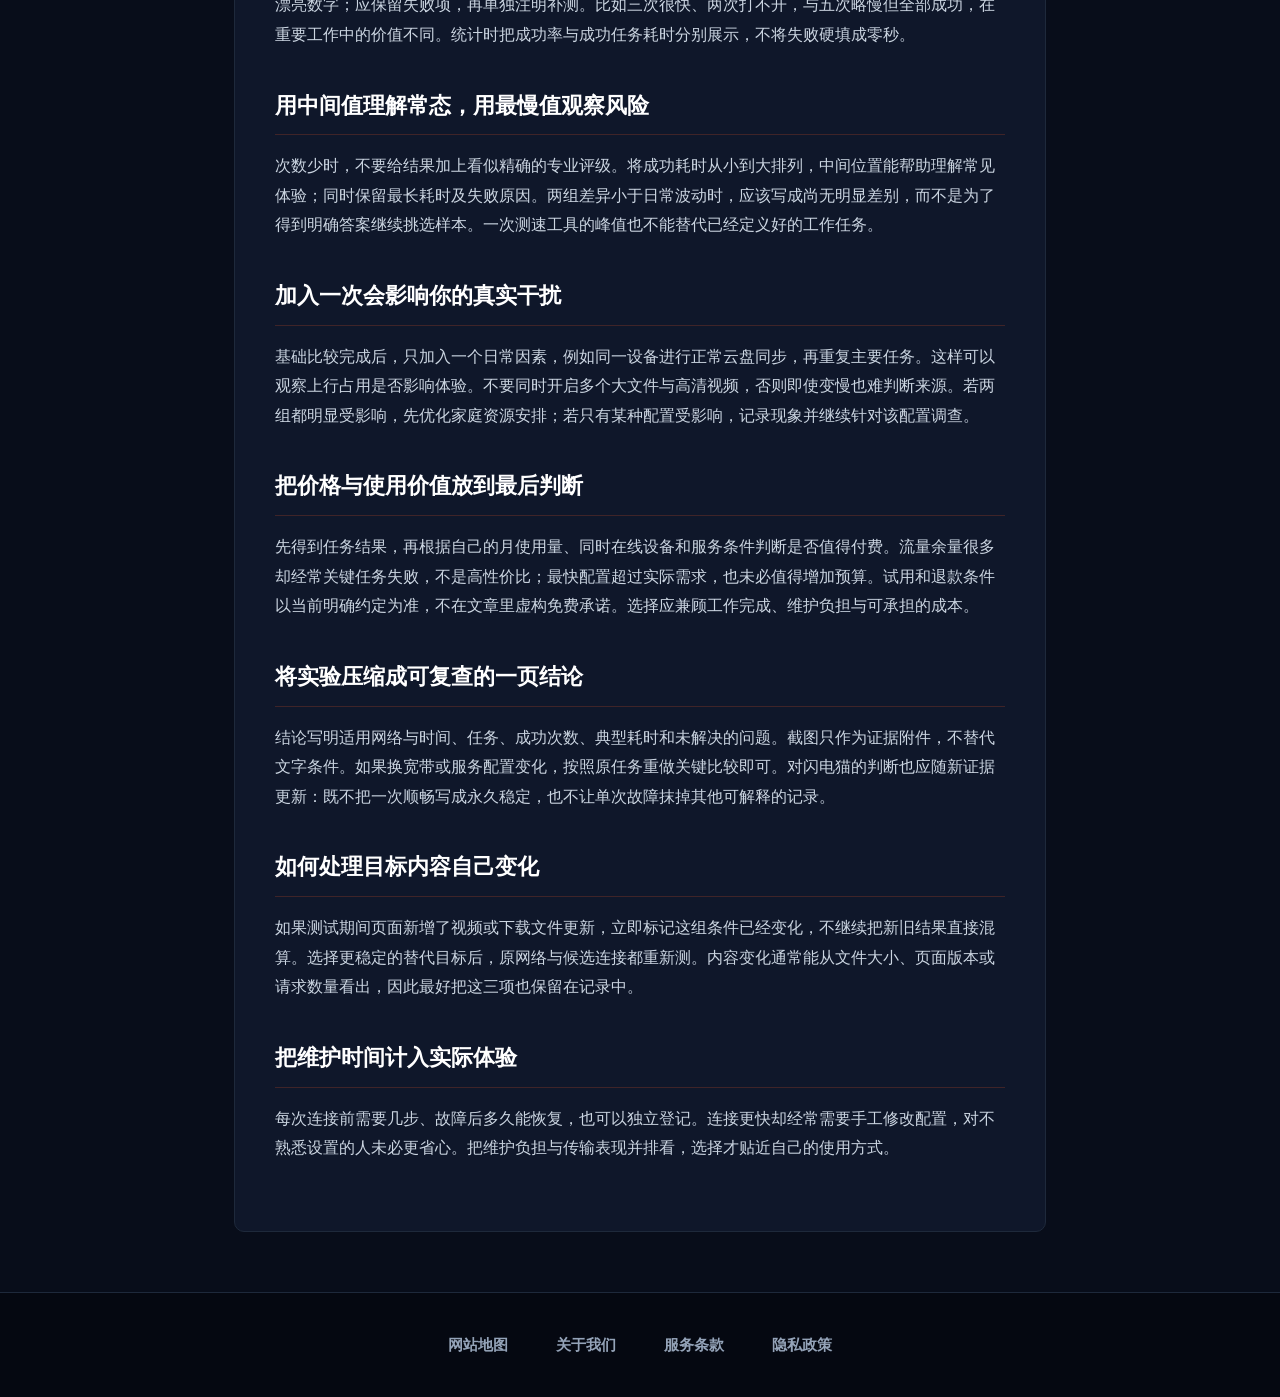
<file: flashmao-acceleration-benchmark.html>
<!DOCTYPE html>

<html lang="zh-CN">
<head>
<meta charset="utf-8"/>
<meta content="width=device-width, initial-scale=1.0" name="viewport"/>
<title>闪电猫加速器怎么测才公平：为自己的宽带设计一次交叉实验</title>
<meta content="用交替顺序、固定任务与失败记录评估闪电猫连接表现，排除缓存、时段和设备干扰，让使用选择基于可复查的结果。" name="description"/>
<link href="style.css" rel="stylesheet"/>
</head>
<body>
<header class="site-header">
<div class="header-container">
<a aria-label="闪电猫官网" class="brand-logo" href="index.html">
<svg class="logo-icon-svg" fill="none" viewbox="0 0 100 100" xmlns="http://www.w3.org/2000/svg">
<circle cx="50" cy="50" fill="#162238" r="46" stroke="#FF5A1F" stroke-width="3"></circle>
<path d="M28 62C24 45 32 30 42 22C44 29 48 32 54 30C58 24 64 22 72 23C70 32 64 38 68 44C76 52 72 65 64 72C54 78 36 76 28 62Z" fill="#0F172A" stroke="#38BDF8" stroke-width="2"></path>
<path d="M58 20L38 48H52L42 76L68 42H52L58 20Z" fill="#FF5A1F"></path>
<circle cx="44" cy="40" fill="#38BDF8" r="3"></circle>
<circle cx="58" cy="40" fill="#38BDF8" r="3"></circle>
</svg>
<span class="brand-text">闪电猫</span>
</a>
<nav class="nav-links">
<a href="index.html#features">互联性能</a>
<a href="index.html#streaming">流媒体与AI</a>
<a href="index.html#pricing">方案价格</a>
<a href="index.html#faq">常见问答</a>
<a href="pulse.html">航速前沿</a>
</nav>
<a class="header-cta" href="https://ww012.twilightaff.com/#/?code=A56DH1Af" rel="nofollow" target="_blank">立即开通</a>
</div>
</header>
<div class="page-container">
<a class="back-home-btn" href="pulse.html">← 返回航速前沿专栏</a>
<article class="page-article">
<header class="article-header">
<h1 class="article-title">闪电猫加速器怎么测才公平：为自己的宽带设计一次交叉实验</h1>
<div class="article-meta-bar">
<span>作者：闪电猫使用手记</span> <span>分类：体验笔记</span> <span>更新时间：2026-11-12</span> <span>预计阅读：6 分钟</span>
</div>
</header>
<div class="article-body"><div data-swc-article-body="2026-11-16"><h2>为什么顺序会改变测试结论</h2><p>先测试原网络，再接入闪电猫，第二次打开网页更快，能说明加速有效吗？未必。页面缓存已经建立，图片可能不用重传，网站忙碌程度也可能变化。公平比较需要控制这些差异。本文提供的是个人可执行的实验方法，没有代替服务进行实测，也不预设某个产品一定胜出。你最终要回答的是：在自己的工作条件下，这项连接是否改善了真正影响使用的问题。</p><h2>先给实验指定一个主要目标</h2><p>不要把聊天、下载、视频和游戏揉成一个总分。先选当前最困扰的任务，例如进入一个公开资料页面，或下载一份允许获取的固定文件。写清开始动作与结束条件：点击下载到文件完整保存，才算一次完成。若关注网页，需说明以主要文字出现还是全部资源结束为准。只有定义一致，后面的秒数才具有可比性。</p><h2>把服务条件与实验条件分别登记</h2><p>通过<a href="https://flashmao.click/">闪电猫加速器介绍</a>整理接入入口及说明，再核实当前支持的设备、连接方式和套餐限制。没有证据的专线、带宽或加密性能宣传不直接填入结论。实验条件另列设备、宽带、客户端模式、节点、目标与时间，这些内容决定结果适用范围。节点名称只是识别标签，不是对机房位置或运营架构的验证。</p><h2>第一轮采用交替顺序</h2><p>一，使用原网络完成任务并记为甲一；二，接入候选配置完成相同任务，记为乙一；三，维持候选配置再做一次乙二；四，回到原网络完成甲二。这个交叉顺序能减轻单向时间变化的影响，但不能完全消除。每次切换后确认当前配置已生效，等待应用连接稳定再开始计时，避免把导入和重连时间误混进网页下载时间。</p><h2>缓存要么共同保留，要么共同控制</h2><p>如果要测日常重复访问，两组都应允许正常缓存，并把首次与后续访问分开。若要测首次资源加载，可使用浏览器开发者工具的Network面板，在工具打开时勾选Disable cache后执行同样任务。不要只在一组禁用缓存。登录状态也会改变页面内容，最好选公开且版本稳定的目标，让两组实际加载的材料尽量一致。</p><h2>记录失败，不能只留下成功秒数</h2><p>表格至少包括轮次、连接、是否完成、耗时和异常说明。超时或下载中断不能删除后重新测，直到得到漂亮数字；应保留失败项，再单独注明补测。比如三次很快、两次打不开，与五次略慢但全部成功，在重要工作中的价值不同。统计时把成功率与成功任务耗时分别展示，不将失败硬填成零秒。</p><h2>用中间值理解常态，用最慢值观察风险</h2><p>次数少时，不要给结果加上看似精确的专业评级。将成功耗时从小到大排列，中间位置能帮助理解常见体验；同时保留最长耗时及失败原因。两组差异小于日常波动时，应该写成尚无明显差别，而不是为了得到明确答案继续挑选样本。一次测速工具的峰值也不能替代已经定义好的工作任务。</p><h2>加入一次会影响你的真实干扰</h2><p>基础比较完成后，只加入一个日常因素，例如同一设备进行正常云盘同步，再重复主要任务。这样可以观察上行占用是否影响体验。不要同时开启多个大文件与高清视频，否则即使变慢也难判断来源。若两组都明显受影响，先优化家庭资源安排；若只有某种配置受影响，记录现象并继续针对该配置调查。</p><h2>把价格与使用价值放到最后判断</h2><p>先得到任务结果，再根据自己的月使用量、同时在线设备和服务条件判断是否值得付费。流量余量很多却经常关键任务失败，不是高性价比；最快配置超过实际需求，也未必值得增加预算。试用和退款条件以当前明确约定为准，不在文章里虚构免费承诺。选择应兼顾工作完成、维护负担与可承担的成本。</p><h2>将实验压缩成可复查的一页结论</h2><p>结论写明适用网络与时间、任务、成功次数、典型耗时和未解决的问题。截图只作为证据附件，不替代文字条件。如果换宽带或服务配置变化，按照原任务重做关键比较即可。对闪电猫的判断也应随新证据更新：既不把一次顺畅写成永久稳定，也不让单次故障抹掉其他可解释的记录。</p><h2>如何处理目标内容自己变化</h2><p>如果测试期间页面新增了视频或下载文件更新，立即标记这组条件已经变化，不继续把新旧结果直接混算。选择更稳定的替代目标后，原网络与候选连接都重新测。内容变化通常能从文件大小、页面版本或请求数量看出，因此最好把这三项也保留在记录中。</p><h2>把维护时间计入实际体验</h2><p>每次连接前需要几步、故障后多久能恢复，也可以独立登记。连接更快却经常需要手工修改配置，对不熟悉设置的人未必更省心。把维护负担与传输表现并排看，选择才贴近自己的使用方式。</p></div></div>
</article>
</div>
<footer class="site-footer">
<div class="footer-nav">
<a class="footer-link" href="sitemap.html">网站地图</a>
<a class="footer-link" href="about.html">关于我们</a>
<a class="footer-link" href="terms.html">服务条款</a>
<a class="footer-link" href="privacy.html">隐私政策</a>
</div>
</footer>
</body>
</html>
</file>
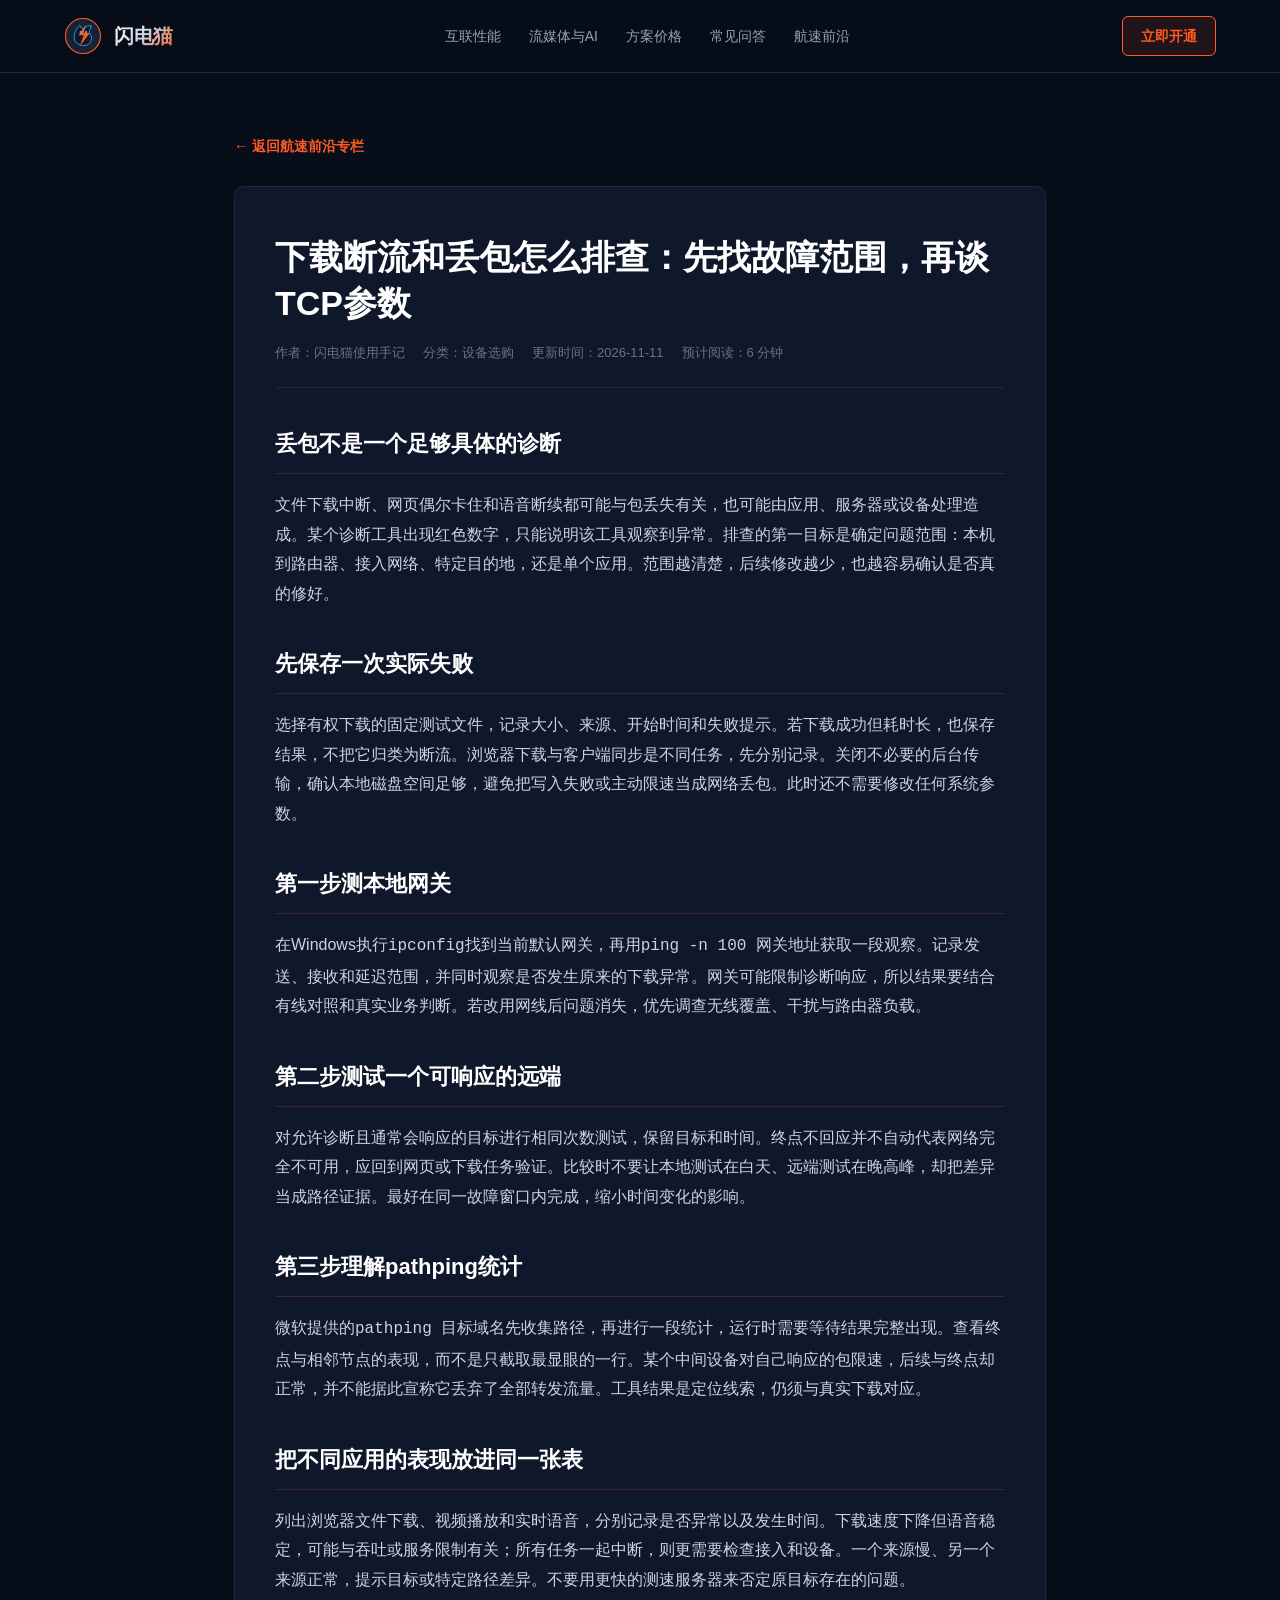
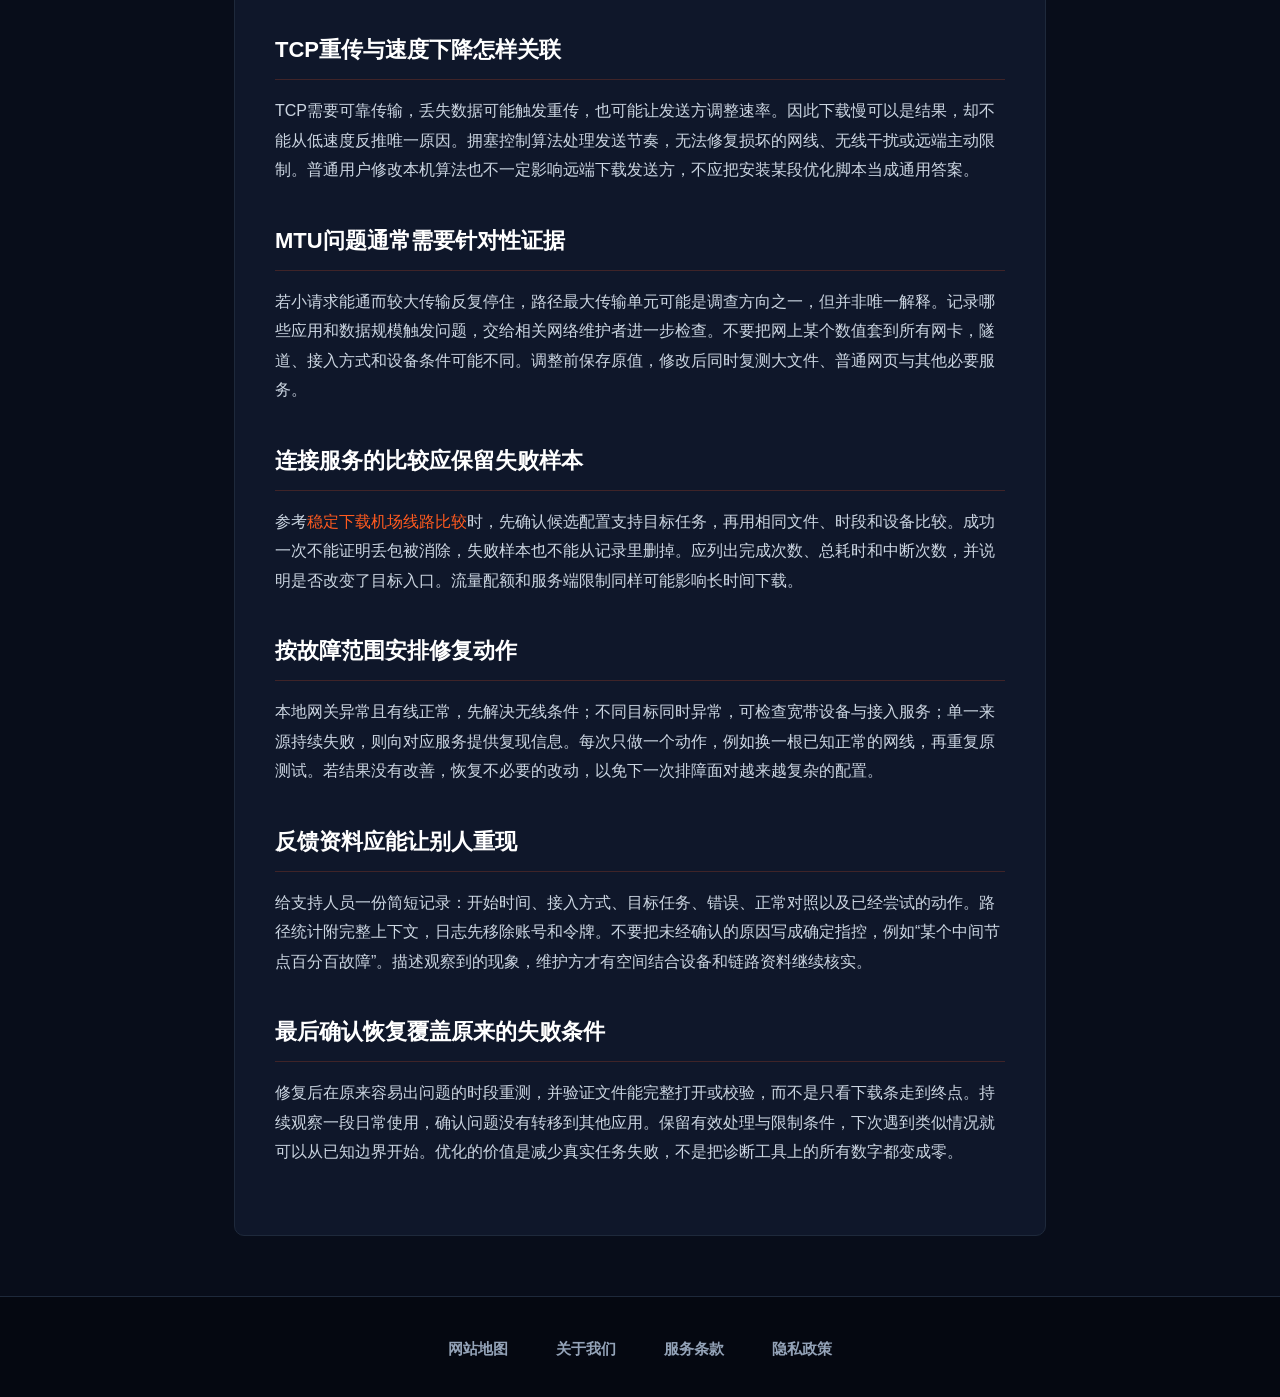
<file: packet-loss-optimization.html>
<!DOCTYPE html>

<html lang="zh-CN">
<head>
<meta charset="utf-8"/>
<meta content="width=device-width, initial-scale=1.0" name="viewport"/>
<title>下载断流和丢包怎么排查：先找故障范围，再谈TCP参数</title>
<meta content="通过网关、终点、实际下载和路径统计定位丢包范围，说明拥塞控制、重传与MTU的边界，避免盲目套用系统优化命令。" name="description"/>
<link href="style.css" rel="stylesheet"/>
</head>
<body>
<header class="site-header">
<div class="header-container">
<a class="brand-logo" href="index.html">
<svg class="logo-icon-svg" fill="none" viewbox="0 0 100 100" xmlns="http://www.w3.org/2000/svg">
<circle cx="50" cy="50" fill="#162238" r="46" stroke="#FF5A1F" stroke-width="3"></circle>
<path d="M28 62C24 45 32 30 42 22C44 29 48 32 54 30C58 24 64 22 72 23C70 32 64 38 68 44C76 52 72 65 64 72C54 78 36 76 28 62Z" fill="#0F172A" stroke="#38BDF8" stroke-width="2"></path>
<path d="M58 20L38 48H52L42 76L68 42H52L58 20Z" fill="#FF5A1F"></path>
<circle cx="44" cy="40" fill="#38BDF8" r="3"></circle>
<circle cx="58" cy="40" fill="#38BDF8" r="3"></circle>
</svg>
<span class="brand-text">闪电猫</span>
</a>
<nav class="nav-links">
<a href="index.html#features">互联性能</a>
<a href="index.html#streaming">流媒体与AI</a>
<a href="index.html#pricing">方案价格</a>
<a href="index.html#faq">常见问答</a>
<a href="pulse.html">航速前沿</a>
</nav>
<a class="header-cta" href="https://ww012.twilightaff.com/#/?code=A56DH1Af" rel="nofollow" target="_blank">立即开通</a>
</div>
</header>
<div class="page-container">
<a class="back-home-btn" href="pulse.html">← 返回航速前沿专栏</a>
<article class="page-article">
<header class="article-header">
<h1 class="article-title">下载断流和丢包怎么排查：先找故障范围，再谈TCP参数</h1>
<div class="article-meta-bar">
<span>作者：闪电猫使用手记</span> <span>分类：设备选购</span> <span>更新时间：2026-11-11</span> <span>预计阅读：6 分钟</span>
</div>
</header>
<div class="article-body"><div data-swc-article-body="2026-11-16"><h2>丢包不是一个足够具体的诊断</h2><p>文件下载中断、网页偶尔卡住和语音断续都可能与包丢失有关，也可能由应用、服务器或设备处理造成。某个诊断工具出现红色数字，只能说明该工具观察到异常。排查的第一目标是确定问题范围：本机到路由器、接入网络、特定目的地，还是单个应用。范围越清楚，后续修改越少，也越容易确认是否真的修好。</p><h2>先保存一次实际失败</h2><p>选择有权下载的固定测试文件，记录大小、来源、开始时间和失败提示。若下载成功但耗时长，也保存结果，不把它归类为断流。浏览器下载与客户端同步是不同任务，先分别记录。关闭不必要的后台传输，确认本地磁盘空间足够，避免把写入失败或主动限速当成网络丢包。此时还不需要修改任何系统参数。</p><h2>第一步测本地网关</h2><p>在Windows执行<code>ipconfig</code>找到当前默认网关，再用<code>ping -n 100 网关地址</code>获取一段观察。记录发送、接收和延迟范围，并同时观察是否发生原来的下载异常。网关可能限制诊断响应，所以结果要结合有线对照和真实业务判断。若改用网线后问题消失，优先调查无线覆盖、干扰与路由器负载。</p><h2>第二步测试一个可响应的远端</h2><p>对允许诊断且通常会响应的目标进行相同次数测试，保留目标和时间。终点不回应并不自动代表网络完全不可用，应回到网页或下载任务验证。比较时不要让本地测试在白天、远端测试在晚高峰，却把差异当成路径证据。最好在同一故障窗口内完成，缩小时间变化的影响。</p><h2>第三步理解pathping统计</h2><p>微软提供的<code>pathping 目标域名</code>先收集路径，再进行一段统计，运行时需要等待结果完整出现。查看终点与相邻节点的表现，而不是只截取最显眼的一行。某个中间设备对自己响应的包限速，后续与终点却正常，并不能据此宣称它丢弃了全部转发流量。工具结果是定位线索，仍须与真实下载对应。</p><h2>把不同应用的表现放进同一张表</h2><p>列出浏览器文件下载、视频播放和实时语音，分别记录是否异常以及发生时间。下载速度下降但语音稳定，可能与吞吐或服务限制有关；所有任务一起中断，则更需要检查接入和设备。一个来源慢、另一个来源正常，提示目标或特定路径差异。不要用更快的测速服务器来否定原目标存在的问题。</p><h2>TCP重传与速度下降怎样关联</h2><p>TCP需要可靠传输，丢失数据可能触发重传，也可能让发送方调整速率。因此下载慢可以是结果，却不能从低速度反推唯一原因。拥塞控制算法处理发送节奏，无法修复损坏的网线、无线干扰或远端主动限制。普通用户修改本机算法也不一定影响远端下载发送方，不应把安装某段优化脚本当成通用答案。</p><h2>MTU问题通常需要针对性证据</h2><p>若小请求能通而较大传输反复停住，路径最大传输单元可能是调查方向之一，但并非唯一解释。记录哪些应用和数据规模触发问题，交给相关网络维护者进一步检查。不要把网上某个数值套到所有网卡，隧道、接入方式和设备条件可能不同。调整前保存原值，修改后同时复测大文件、普通网页与其他必要服务。</p><h2>连接服务的比较应保留失败样本</h2><p>参考<a href="https://dajichang.mom/">稳定下载机场线路比较</a>时，先确认候选配置支持目标任务，再用相同文件、时段和设备比较。成功一次不能证明丢包被消除，失败样本也不能从记录里删掉。应列出完成次数、总耗时和中断次数，并说明是否改变了目标入口。流量配额和服务端限制同样可能影响长时间下载。</p><h2>按故障范围安排修复动作</h2><p>本地网关异常且有线正常，先解决无线条件；不同目标同时异常，可检查宽带设备与接入服务；单一来源持续失败，则向对应服务提供复现信息。每次只做一个动作，例如换一根已知正常的网线，再重复原测试。若结果没有改善，恢复不必要的改动，以免下一次排障面对越来越复杂的配置。</p><h2>反馈资料应能让别人重现</h2><p>给支持人员一份简短记录：开始时间、接入方式、目标任务、错误、正常对照以及已经尝试的动作。路径统计附完整上下文，日志先移除账号和令牌。不要把未经确认的原因写成确定指控，例如“某个中间节点百分百故障”。描述观察到的现象，维护方才有空间结合设备和链路资料继续核实。</p><h2>最后确认恢复覆盖原来的失败条件</h2><p>修复后在原来容易出问题的时段重测，并验证文件能完整打开或校验，而不是只看下载条走到终点。持续观察一段日常使用，确认问题没有转移到其他应用。保留有效处理与限制条件，下次遇到类似情况就可以从已知边界开始。优化的价值是减少真实任务失败，不是把诊断工具上的所有数字都变成零。</p></div></div>
</article>
</div>
<footer class="site-footer">
<div class="footer-nav">
<a class="footer-link" href="sitemap.html">网站地图</a>
<a class="footer-link" href="about.html">关于我们</a>
<a class="footer-link" href="terms.html">服务条款</a>
<a class="footer-link" href="privacy.html">隐私政策</a>
</div>
</footer>
</body>
</html>
</file>
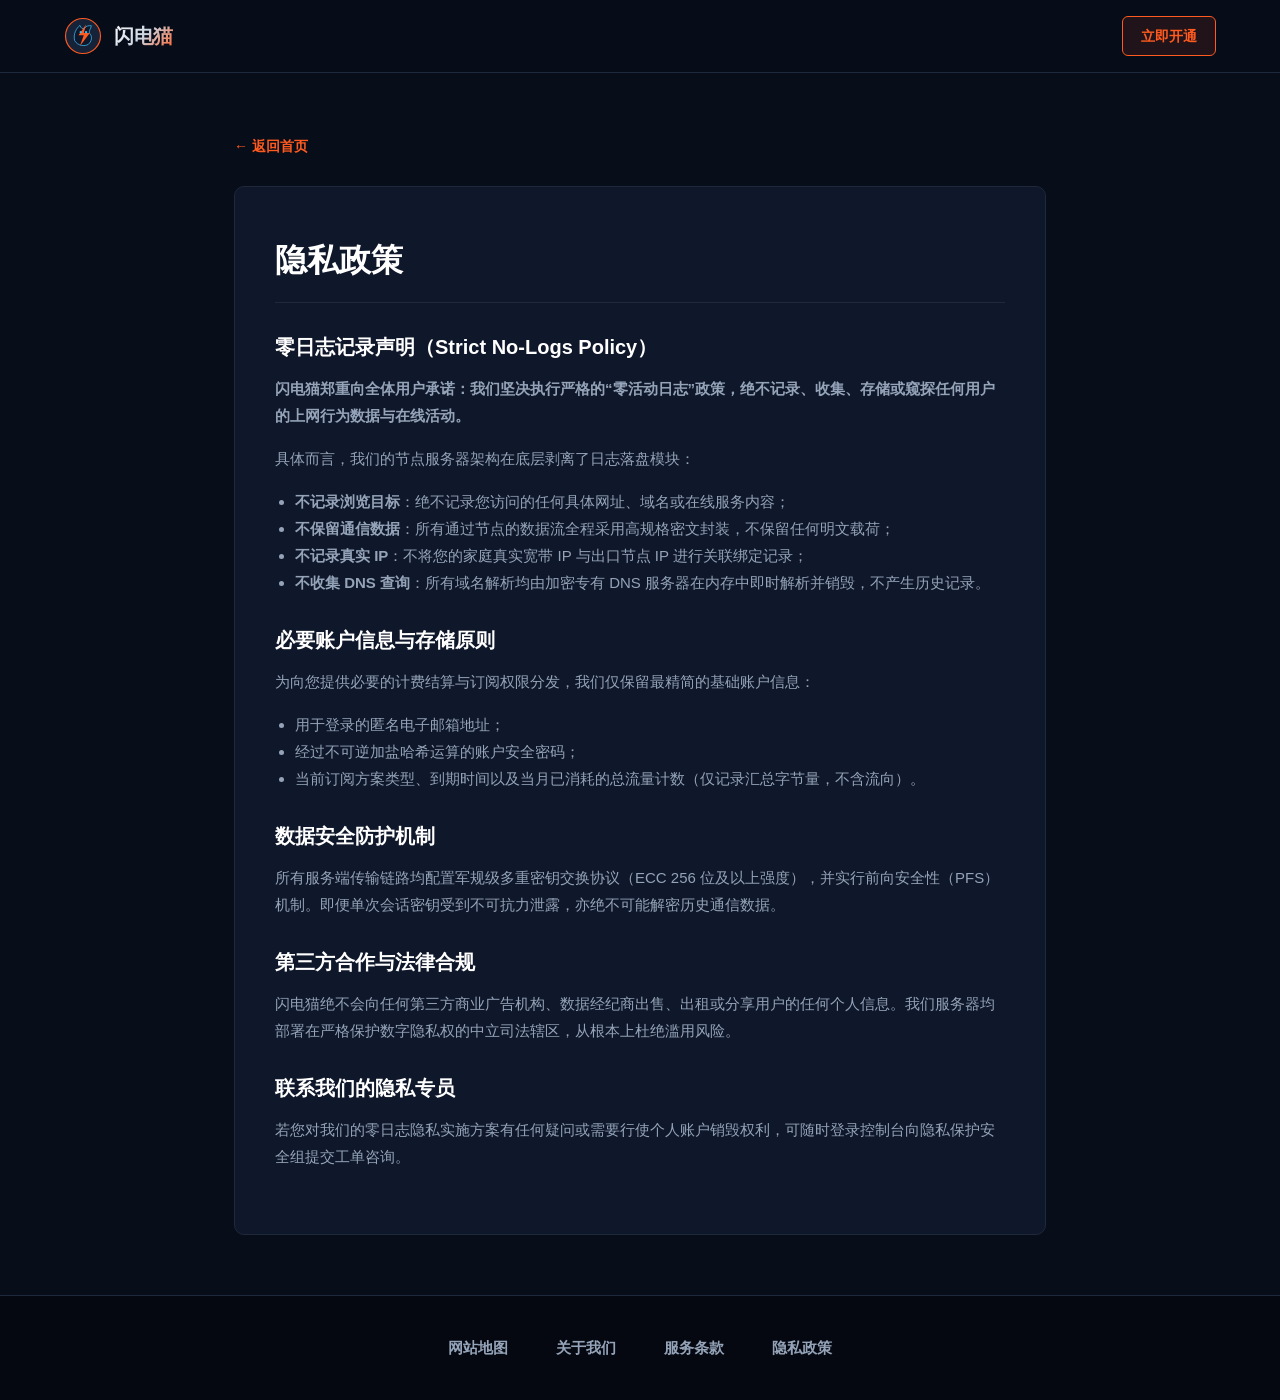
<file: privacy.html>
<!DOCTYPE html>
<html lang="zh-CN">
<head>
  <meta charset="UTF-8">
  <meta name="viewport" content="width=device-width, initial-scale=1.0">
  <title>隐私政策 - 闪电猫</title>
  <meta name="description" content="闪电猫严格遵循无日志记录（No-Logs Policy）政策，承诺不记录任何用户上网行为数据与通信内容。">
  <link rel="stylesheet" href="style.css">
</head>
<body>

  <header class="site-header">
    <div class="header-container">
      <a href="index.html" class="brand-logo">
        <svg class="logo-icon-svg" viewBox="0 0 100 100" fill="none" xmlns="http://www.w3.org/2000/svg">
          <circle cx="50" cy="50" r="46" fill="#162238" stroke="#FF5A1F" stroke-width="3"/>
          <path d="M28 62C24 45 32 30 42 22C44 29 48 32 54 30C58 24 64 22 72 23C70 32 64 38 68 44C76 52 72 65 64 72C54 78 36 76 28 62Z" fill="#0F172A" stroke="#38BDF8" stroke-width="2"/>
          <path d="M58 20L38 48H52L42 76L68 42H52L58 20Z" fill="#FF5A1F"/>
          <circle cx="44" cy="40" r="3" fill="#38BDF8"/>
          <circle cx="58" cy="40" r="3" fill="#38BDF8"/>
        </svg>
        <span class="brand-text">闪电猫</span>
      </a>
      <a href="https://ww012.twilightaff.com/#/?code=A56DH1Af" class="header-cta" rel="nofollow" target="_blank">立即开通</a>
    </div>
  </header>

  <div class="page-container">
    <a href="index.html" class="back-home-btn">&larr; 返回首页</a>
    <article class="page-article">
      <h1 class="page-title">隐私政策</h1>
      <div class="page-content">
        <h2>零日志记录声明（Strict No-Logs Policy）</h2>
        <p><strong>闪电猫郑重向全体用户承诺：我们坚决执行严格的“零活动日志”政策，绝不记录、收集、存储或窥探任何用户的上网行为数据与在线活动。</strong></p>
        <p>具体而言，我们的节点服务器架构在底层剥离了日志落盘模块：</p>
        <ul>
          <li><strong>不记录浏览目标</strong>：绝不记录您访问的任何具体网址、域名或在线服务内容；</li>
          <li><strong>不保留通信数据</strong>：所有通过节点的数据流全程采用高规格密文封装，不保留任何明文载荷；</li>
          <li><strong>不记录真实 IP</strong>：不将您的家庭真实宽带 IP 与出口节点 IP 进行关联绑定记录；</li>
          <li><strong>不收集 DNS 查询</strong>：所有域名解析均由加密专有 DNS 服务器在内存中即时解析并销毁，不产生历史记录。</li>
        </ul>

        <h2>必要账户信息与存储原则</h2>
        <p>为向您提供必要的计费结算与订阅权限分发，我们仅保留最精简的基础账户信息：</p>
        <ul>
          <li>用于登录的匿名电子邮箱地址；</li>
          <li>经过不可逆加盐哈希运算的账户安全密码；</li>
          <li>当前订阅方案类型、到期时间以及当月已消耗的总流量计数（仅记录汇总字节量，不含流向）。</li>
        </ul>

        <h2>数据安全防护机制</h2>
        <p>所有服务端传输链路均配置军规级多重密钥交换协议（ECC 256 位及以上强度），并实行前向安全性（PFS）机制。即便单次会话密钥受到不可抗力泄露，亦绝不可能解密历史通信数据。</p>

        <h2>第三方合作与法律合规</h2>
        <p>闪电猫绝不会向任何第三方商业广告机构、数据经纪商出售、出租或分享用户的任何个人信息。我们服务器均部署在严格保护数字隐私权的中立司法辖区，从根本上杜绝滥用风险。</p>

        <h2>联系我们的隐私专员</h2>
        <p>若您对我们的零日志隐私实施方案有任何疑问或需要行使个人账户销毁权利，可随时登录控制台向隐私保护安全组提交工单咨询。</p>
      </div>
    </article>
  </div>

  <footer class="site-footer">
    <div class="footer-nav">
      <a href="sitemap.html" class="footer-link">网站地图</a>
      <a href="about.html" class="footer-link">关于我们</a>
      <a href="terms.html" class="footer-link">服务条款</a>
      <a href="privacy.html" class="footer-link">隐私政策</a>
    </div>
  </footer>

</body>
</html>
</file>
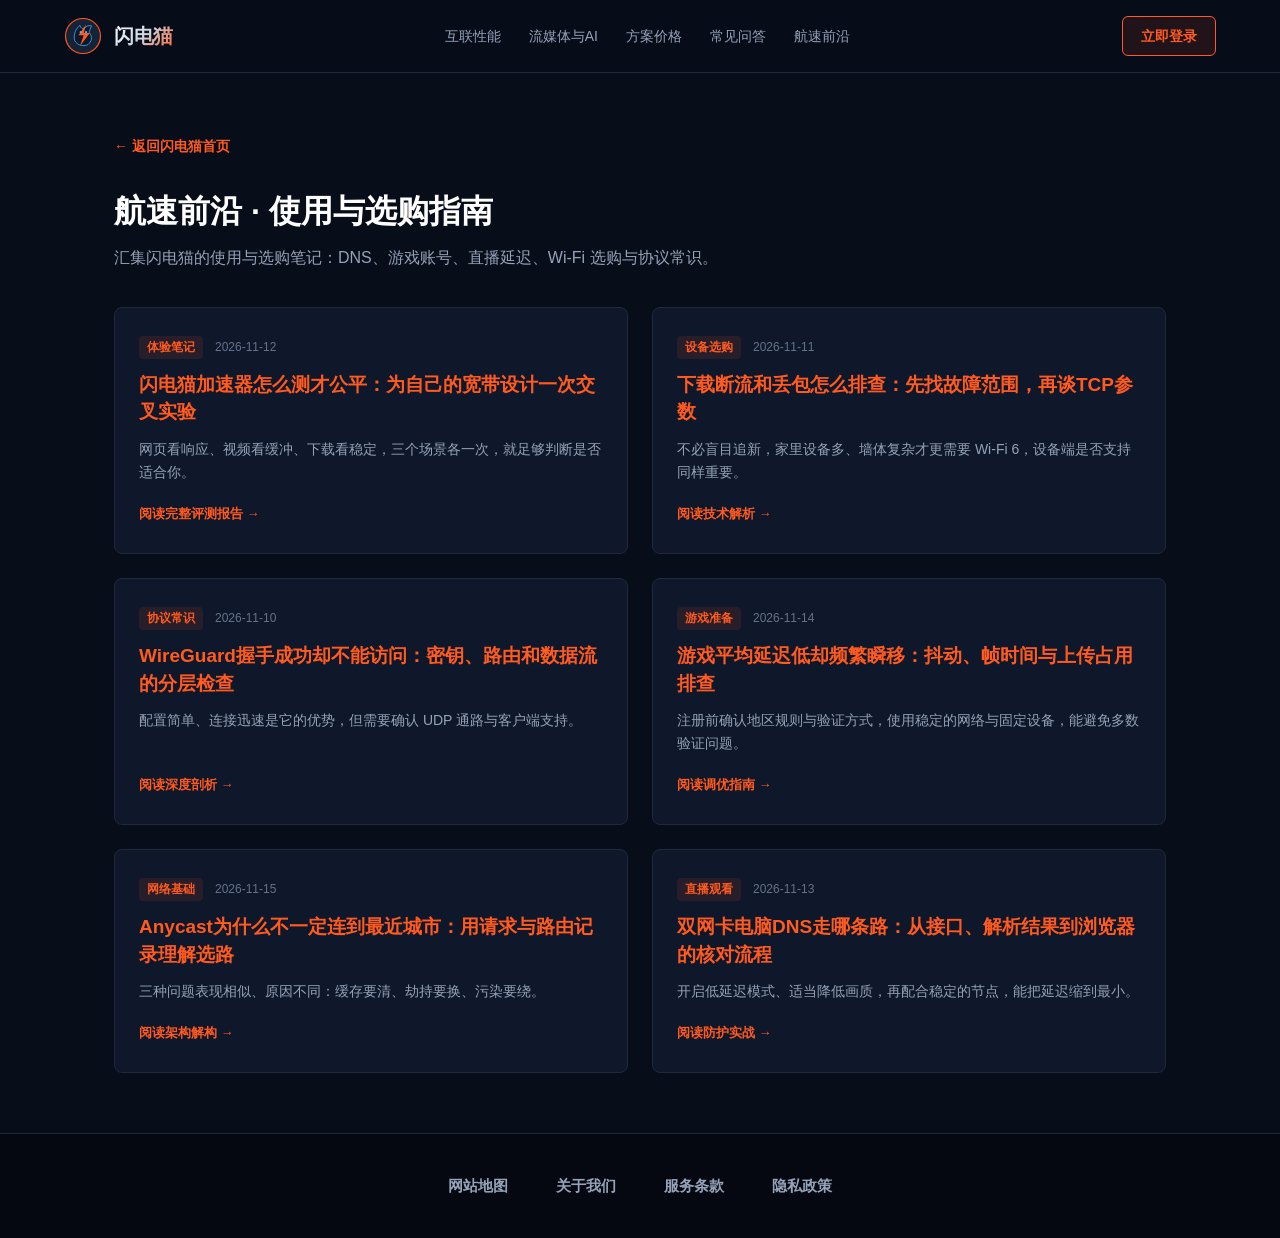
<file: pulse.html>
<!DOCTYPE html>

<html lang="zh-CN">
<head>
<meta charset="utf-8"/>
<meta content="width=device-width, initial-scale=1.0" name="viewport"/>
<title>航速前沿：DNS、游戏、直播与设备选购指南 - 闪电猫</title>
<meta content="闪电猫航速前沿：DNS 问题区分、国际服账号准备、Twitch 低延迟、速度体验笔记、Wi-Fi 标准与 WireGuard 介绍。" name="description"/>
<link href="style.css" rel="stylesheet"/>
</head>
<body>
<header class="site-header">
<div class="header-container">
<a aria-label="闪电猫官网" class="brand-logo" href="index.html">
<svg class="logo-icon-svg" fill="none" viewbox="0 0 100 100" xmlns="http://www.w3.org/2000/svg">
<circle cx="50" cy="50" fill="#162238" r="46" stroke="#FF5A1F" stroke-width="3"></circle>
<path d="M28 62C24 45 32 30 42 22C44 29 48 32 54 30C58 24 64 22 72 23C70 32 64 38 68 44C76 52 72 65 64 72C54 78 36 76 28 62Z" fill="#0F172A" stroke="#38BDF8" stroke-width="2"></path>
<path d="M58 20L38 48H52L42 76L68 42H52L58 20Z" fill="#FF5A1F"></path>
<circle cx="44" cy="40" fill="#38BDF8" r="3"></circle>
<circle cx="58" cy="40" fill="#38BDF8" r="3"></circle>
</svg>
<span class="brand-text">闪电猫</span>
</a>
<nav class="nav-links">
<a href="index.html#features">互联性能</a>
<a href="index.html#streaming">流媒体与AI</a>
<a href="index.html#pricing">方案价格</a>
<a href="index.html#faq">常见问答</a>
<a href="pulse.html">航速前沿</a>
</nav>
<a class="header-cta" href="https://ww012.twilightaff.com/#/?code=A56DH1Af" rel="nofollow" target="_blank">立即登录</a>
</div>
</header>
<div class="page-container" style="max-width: 1100px;">
<a class="back-home-btn" href="index.html">← 返回闪电猫首页</a>
<div class="section-head" style="text-align: left; margin-bottom: 32px;">
<h1 class="page-title" style="border: none; margin-bottom: 8px; padding-bottom: 0;">航速前沿 · 使用与选购指南</h1>
<p class="section-desc" style="margin: 0; max-width: 100%;">
        汇集闪电猫的使用与选购笔记：DNS、游戏账号、直播延迟、Wi-Fi 选购与协议常识。
      </p>
</div>
<div class="pulse-grid">
<!-- 文章 1：闪电猫专属评测 -->
<article class="pulse-card">
<div class="pulse-meta">
<span class="pulse-category">体验笔记</span>
<time datetime="2026-11-12">2026-11-12</time>
</div>
<h2 class="pulse-title">
<a href="flashmao-acceleration-benchmark.html">闪电猫加速器怎么测才公平：为自己的宽带设计一次交叉实验</a>
</h2>
<p class="pulse-summary">
 网页看响应、视频看缓冲、下载看稳定，三个场景各一次，就足够判断是否适合你。
 </p>
<a class="pulse-readmore" href="flashmao-acceleration-benchmark.html">阅读完整评测报告 →</a>
</article>
<!-- 文章 2：TCP丢包与流控 -->
<article class="pulse-card">
<div class="pulse-meta">
<span class="pulse-category">设备选购</span>
<time datetime="2026-11-11">2026-11-11</time>
</div>
<h2 class="pulse-title">
<a href="packet-loss-optimization.html">下载断流和丢包怎么排查：先找故障范围，再谈TCP参数</a>
</h2>
<p class="pulse-summary">
 不必盲目追新，家里设备多、墙体复杂才更需要 Wi-Fi 6，设备端是否支持同样重要。
 </p>
<a class="pulse-readmore" href="packet-loss-optimization.html">阅读技术解析 →</a>
</article>
<!-- 文章 3：现代低延迟协议 -->
<article class="pulse-card">
<div class="pulse-meta">
<span class="pulse-category">协议常识</span>
<time datetime="2026-11-10">2026-11-10</time>
</div>
<h2 class="pulse-title">
<a href="wireguard-protocol-breakdown.html">WireGuard握手成功却不能访问：密钥、路由和数据流的分层检查</a>
</h2>
<p class="pulse-summary">
 配置简单、连接迅速是它的优势，但需要确认 UDP 通路与客户端支持。
 </p>
<a class="pulse-readmore" href="wireguard-protocol-breakdown.html">阅读深度剖析 →</a>
</article>
<!-- 文章 4：电竞网络与抖动 -->
<article class="pulse-card">
<div class="pulse-meta">
<span class="pulse-category">游戏准备</span>
<time datetime="2026-11-14">2026-11-14</time>
</div>
<h2 class="pulse-title">
<a href="cross-border-gaming-jitter.html">游戏平均延迟低却频繁瞬移：抖动、帧时间与上传占用排查</a>
</h2>
<p class="pulse-summary">
 注册前确认地区规则与验证方式，使用稳定的网络与固定设备，能避免多数验证问题。
 </p>
<a class="pulse-readmore" href="cross-border-gaming-jitter.html">阅读调优指南 →</a>
</article>
<!-- 文章 5：BGP Anycast -->
<article class="pulse-card">
<div class="pulse-meta">
<span class="pulse-category">网络基础</span>
<time datetime="2026-11-15">2026-11-15</time>
</div>
<h2 class="pulse-title">
<a href="bgp-anycast-routing.html">Anycast为什么不一定连到最近城市：用请求与路由记录理解选路</a>
</h2>
<p class="pulse-summary">
 三种问题表现相似、原因不同：缓存要清、劫持要换、污染要绕。
 </p>
<a class="pulse-readmore" href="bgp-anycast-routing.html">阅读架构解构 →</a>
</article>
<!-- 文章 6：DNS泄漏与隐私防线 -->
<article class="pulse-card">
<div class="pulse-meta">
<span class="pulse-category">直播观看</span>
<time datetime="2026-11-13">2026-11-13</time>
</div>
<h2 class="pulse-title">
<a href="dns-leak-prevention.html">双网卡电脑DNS走哪条路：从接口、解析结果到浏览器的核对流程</a>
</h2>
<p class="pulse-summary">
 开启低延迟模式、适当降低画质，再配合稳定的节点，能把延迟缩到最小。
 </p>
<a class="pulse-readmore" href="dns-leak-prevention.html">阅读防护实战 →</a>
</article>
</div>
</div>
<footer class="site-footer">
<div class="footer-nav">
<a class="footer-link" href="sitemap.html">网站地图</a>
<a class="footer-link" href="about.html">关于我们</a>
<a class="footer-link" href="terms.html">服务条款</a>
<a class="footer-link" href="privacy.html">隐私政策</a>
</div>
</footer>
</body>
</html>
</file>
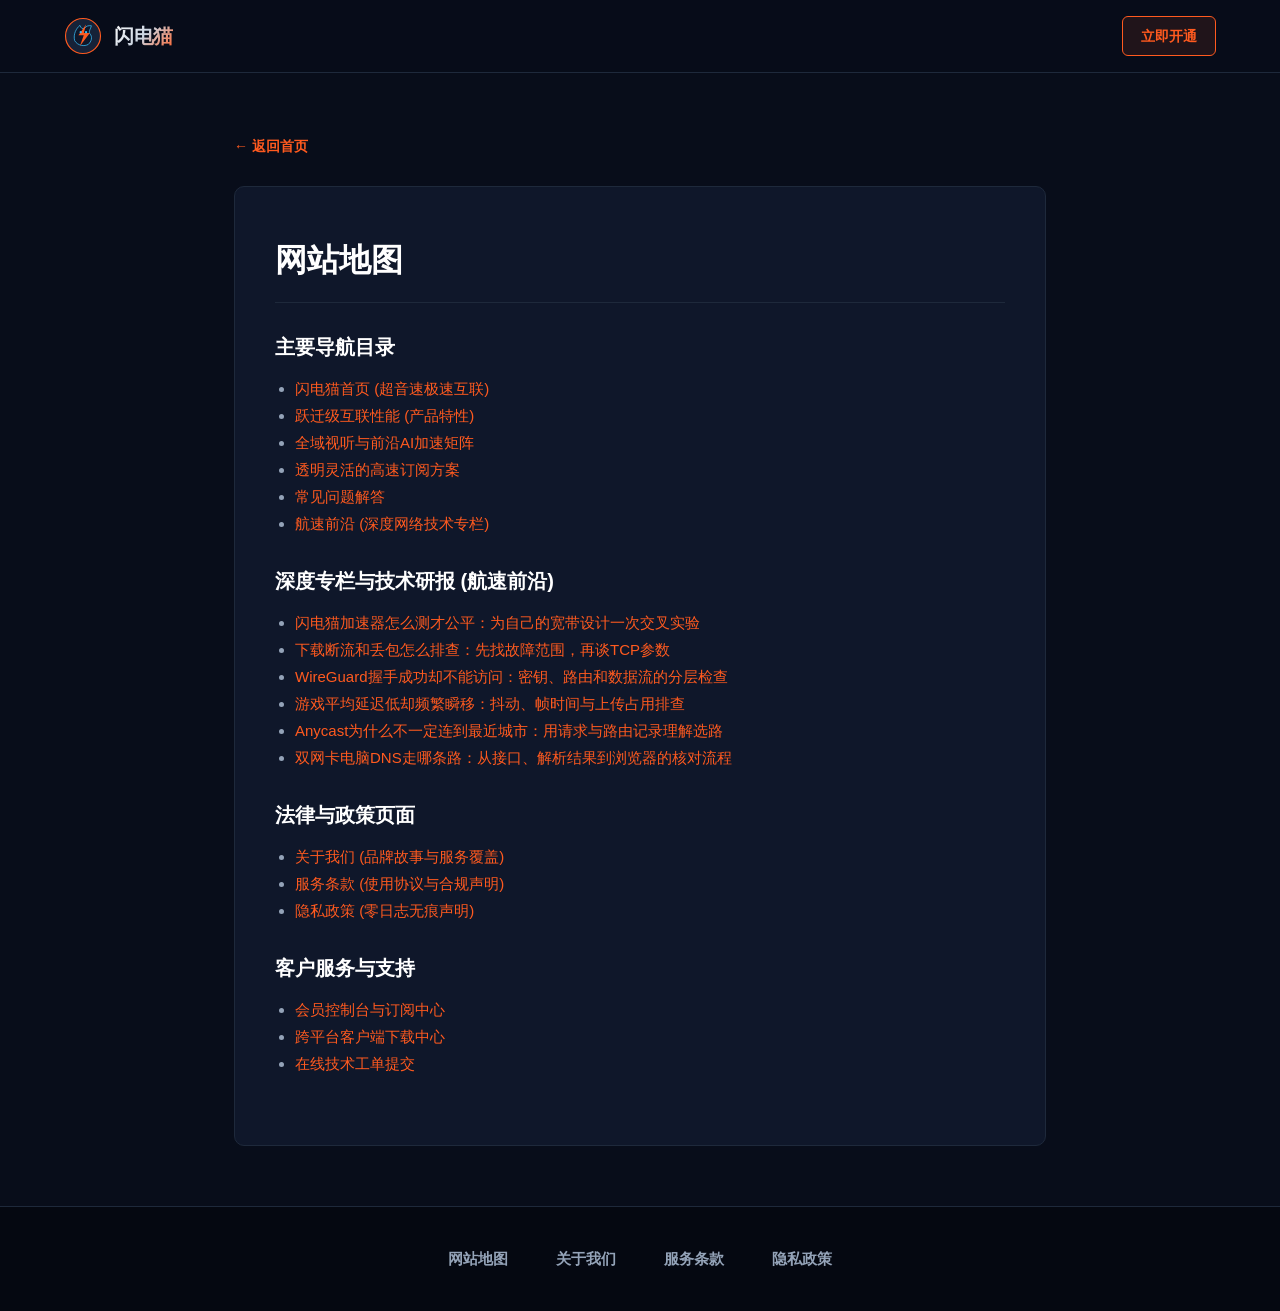
<file: sitemap.html>
<!DOCTYPE html>

<html lang="zh-CN">
<head>
<meta charset="utf-8"/>
<meta content="width=device-width, initial-scale=1.0" name="viewport"/>
<title>网站地图 - 闪电猫</title>
<meta content="闪电猫官方网站地图索引页面，包含全部产品特性、价格方案与服务指南链接。" name="description"/>
<link href="style.css" rel="stylesheet"/>
</head>
<body>
<header class="site-header">
<div class="header-container">
<a class="brand-logo" href="index.html">
<svg class="logo-icon-svg" fill="none" viewbox="0 0 100 100" xmlns="http://www.w3.org/2000/svg">
<circle cx="50" cy="50" fill="#162238" r="46" stroke="#FF5A1F" stroke-width="3"></circle>
<path d="M28 62C24 45 32 30 42 22C44 29 48 32 54 30C58 24 64 22 72 23C70 32 64 38 68 44C76 52 72 65 64 72C54 78 36 76 28 62Z" fill="#0F172A" stroke="#38BDF8" stroke-width="2"></path>
<path d="M58 20L38 48H52L42 76L68 42H52L58 20Z" fill="#FF5A1F"></path>
<circle cx="44" cy="40" fill="#38BDF8" r="3"></circle>
<circle cx="58" cy="40" fill="#38BDF8" r="3"></circle>
</svg>
<span class="brand-text">闪电猫</span>
</a>
<a class="header-cta" href="https://ww012.twilightaff.com/#/?code=A56DH1Af" rel="nofollow" target="_blank">立即开通</a>
</div>
</header>
<div class="page-container">
<a class="back-home-btn" href="index.html">← 返回首页</a>
<article class="page-article">
<h1 class="page-title">网站地图</h1>
<div class="page-content">
<h2>主要导航目录</h2>
<ul>
<li><a href="index.html">闪电猫首页 (超音速极速互联)</a></li>
<li><a href="index.html#features">跃迁级互联性能 (产品特性)</a></li>
<li><a href="index.html#streaming">全域视听与前沿AI加速矩阵</a></li>
<li><a href="index.html#pricing">透明灵活的高速订阅方案</a></li>
<li><a href="index.html#faq">常见问题解答</a></li>
<li><a href="pulse.html">航速前沿 (深度网络技术专栏)</a></li>
</ul>
<h2>深度专栏与技术研报 (航速前沿)</h2>
<ul>
<li><a href="flashmao-acceleration-benchmark.html">闪电猫加速器怎么测才公平：为自己的宽带设计一次交叉实验</a></li>
<li><a href="packet-loss-optimization.html">下载断流和丢包怎么排查：先找故障范围，再谈TCP参数</a></li>
<li><a href="wireguard-protocol-breakdown.html">WireGuard握手成功却不能访问：密钥、路由和数据流的分层检查</a></li>
<li><a href="cross-border-gaming-jitter.html">游戏平均延迟低却频繁瞬移：抖动、帧时间与上传占用排查</a></li>
<li><a href="bgp-anycast-routing.html">Anycast为什么不一定连到最近城市：用请求与路由记录理解选路</a></li>
<li><a href="dns-leak-prevention.html">双网卡电脑DNS走哪条路：从接口、解析结果到浏览器的核对流程</a></li>
</ul>
<h2>法律与政策页面</h2>
<ul>
<li><a href="about.html">关于我们 (品牌故事与服务覆盖)</a></li>
<li><a href="terms.html">服务条款 (使用协议与合规声明)</a></li>
<li><a href="privacy.html">隐私政策 (零日志无痕声明)</a></li>
</ul>
<h2>客户服务与支持</h2>
<ul>
<li><a href="https://ww012.twilightaff.com/#/?code=A56DH1Af" rel="nofollow" target="_blank">会员控制台与订阅中心</a></li>
<li><a href="https://ww012.twilightaff.com/#/?code=A56DH1Af" rel="nofollow" target="_blank">跨平台客户端下载中心</a></li>
<li><a href="https://ww012.twilightaff.com/#/?code=A56DH1Af" rel="nofollow" target="_blank">在线技术工单提交</a></li>
</ul>
</div>
</article>
</div>
<footer class="site-footer">
<div class="footer-nav">
<a class="footer-link" href="sitemap.html">网站地图</a>
<a class="footer-link" href="about.html">关于我们</a>
<a class="footer-link" href="terms.html">服务条款</a>
<a class="footer-link" href="privacy.html">隐私政策</a>
</div>
</footer>
</body>
</html>
</file>
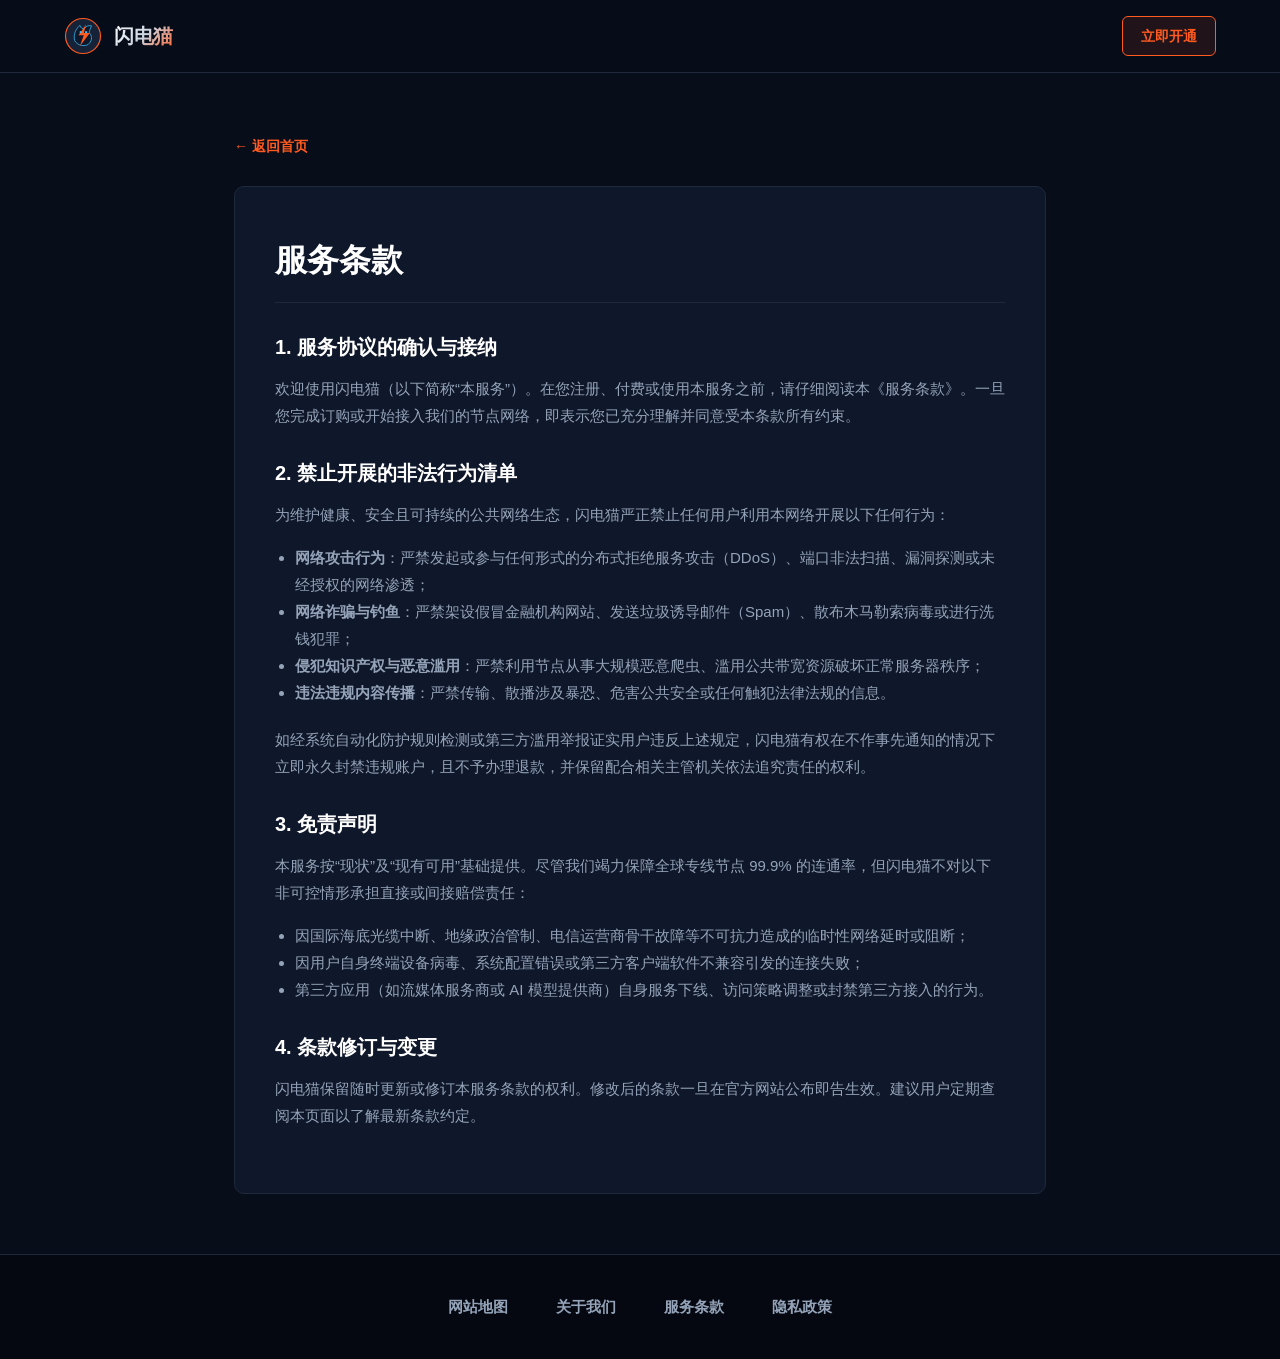
<file: terms.html>
<!DOCTYPE html>
<html lang="zh-CN">
<head>
  <meta charset="UTF-8">
  <meta name="viewport" content="width=device-width, initial-scale=1.0">
  <title>服务条款 - 闪电猫</title>
  <meta name="description" content="闪电猫服务条款，包含服务使用守则、禁止行为清单及免责声明。">
  <link rel="stylesheet" href="style.css">
</head>
<body>

  <header class="site-header">
    <div class="header-container">
      <a href="index.html" class="brand-logo">
        <svg class="logo-icon-svg" viewBox="0 0 100 100" fill="none" xmlns="http://www.w3.org/2000/svg">
          <circle cx="50" cy="50" r="46" fill="#162238" stroke="#FF5A1F" stroke-width="3"/>
          <path d="M28 62C24 45 32 30 42 22C44 29 48 32 54 30C58 24 64 22 72 23C70 32 64 38 68 44C76 52 72 65 64 72C54 78 36 76 28 62Z" fill="#0F172A" stroke="#38BDF8" stroke-width="2"/>
          <path d="M58 20L38 48H52L42 76L68 42H52L58 20Z" fill="#FF5A1F"/>
          <circle cx="44" cy="40" r="3" fill="#38BDF8"/>
          <circle cx="58" cy="40" r="3" fill="#38BDF8"/>
        </svg>
        <span class="brand-text">闪电猫</span>
      </a>
      <a href="https://ww012.twilightaff.com/#/?code=A56DH1Af" class="header-cta" rel="nofollow" target="_blank">立即开通</a>
    </div>
  </header>

  <div class="page-container">
    <a href="index.html" class="back-home-btn">&larr; 返回首页</a>
    <article class="page-article">
      <h1 class="page-title">服务条款</h1>
      <div class="page-content">
        <h2>1. 服务协议的确认与接纳</h2>
        <p>欢迎使用闪电猫（以下简称“本服务”）。在您注册、付费或使用本服务之前，请仔细阅读本《服务条款》。一旦您完成订购或开始接入我们的节点网络，即表示您已充分理解并同意受本条款所有约束。</p>

        <h2>2. 禁止开展的非法行为清单</h2>
        <p>为维护健康、安全且可持续的公共网络生态，闪电猫严正禁止任何用户利用本网络开展以下任何行为：</p>
        <ul>
          <li><strong>网络攻击行为</strong>：严禁发起或参与任何形式的分布式拒绝服务攻击（DDoS）、端口非法扫描、漏洞探测或未经授权的网络渗透；</li>
          <li><strong>网络诈骗与钓鱼</strong>：严禁架设假冒金融机构网站、发送垃圾诱导邮件（Spam）、散布木马勒索病毒或进行洗钱犯罪；</li>
          <li><strong>侵犯知识产权与恶意滥用</strong>：严禁利用节点从事大规模恶意爬虫、滥用公共带宽资源破坏正常服务器秩序；</li>
          <li><strong>违法违规内容传播</strong>：严禁传输、散播涉及暴恐、危害公共安全或任何触犯法律法规的信息。</li>
        </ul>
        <p>如经系统自动化防护规则检测或第三方滥用举报证实用户违反上述规定，闪电猫有权在不作事先通知的情况下立即永久封禁违规账户，且不予办理退款，并保留配合相关主管机关依法追究责任的权利。</p>

        <h2>3. 免责声明</h2>
        <p>本服务按“现状”及“现有可用”基础提供。尽管我们竭力保障全球专线节点 99.9% 的连通率，但闪电猫不对以下非可控情形承担直接或间接赔偿责任：</p>
        <ul>
          <li>因国际海底光缆中断、地缘政治管制、电信运营商骨干故障等不可抗力造成的临时性网络延时或阻断；</li>
          <li>因用户自身终端设备病毒、系统配置错误或第三方客户端软件不兼容引发的连接失败；</li>
          <li>第三方应用（如流媒体服务商或 AI 模型提供商）自身服务下线、访问策略调整或封禁第三方接入的行为。</li>
        </ul>

        <h2>4. 条款修订与变更</h2>
        <p>闪电猫保留随时更新或修订本服务条款的权利。修改后的条款一旦在官方网站公布即告生效。建议用户定期查阅本页面以了解最新条款约定。</p>
      </div>
    </article>
  </div>

  <footer class="site-footer">
    <div class="footer-nav">
      <a href="sitemap.html" class="footer-link">网站地图</a>
      <a href="about.html" class="footer-link">关于我们</a>
      <a href="terms.html" class="footer-link">服务条款</a>
      <a href="privacy.html" class="footer-link">隐私政策</a>
    </div>
  </footer>

</body>
</html>
</file>
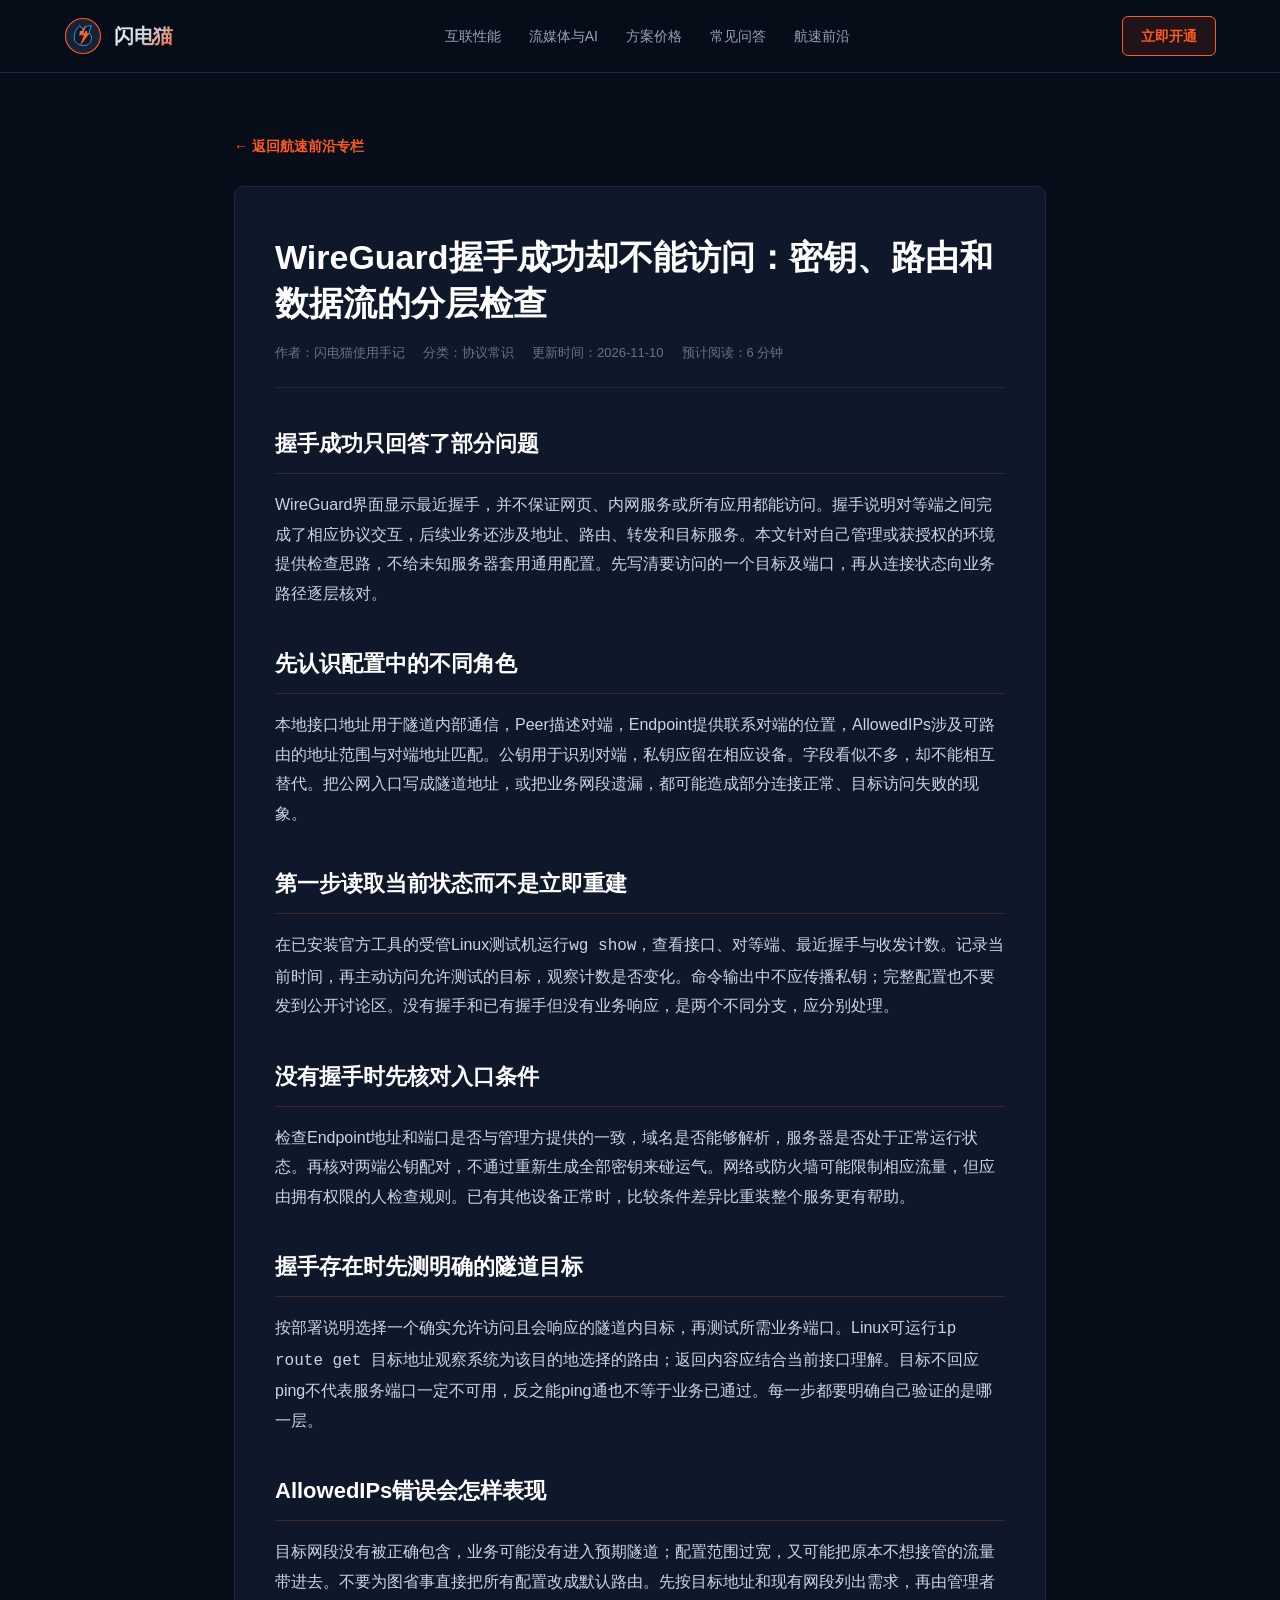
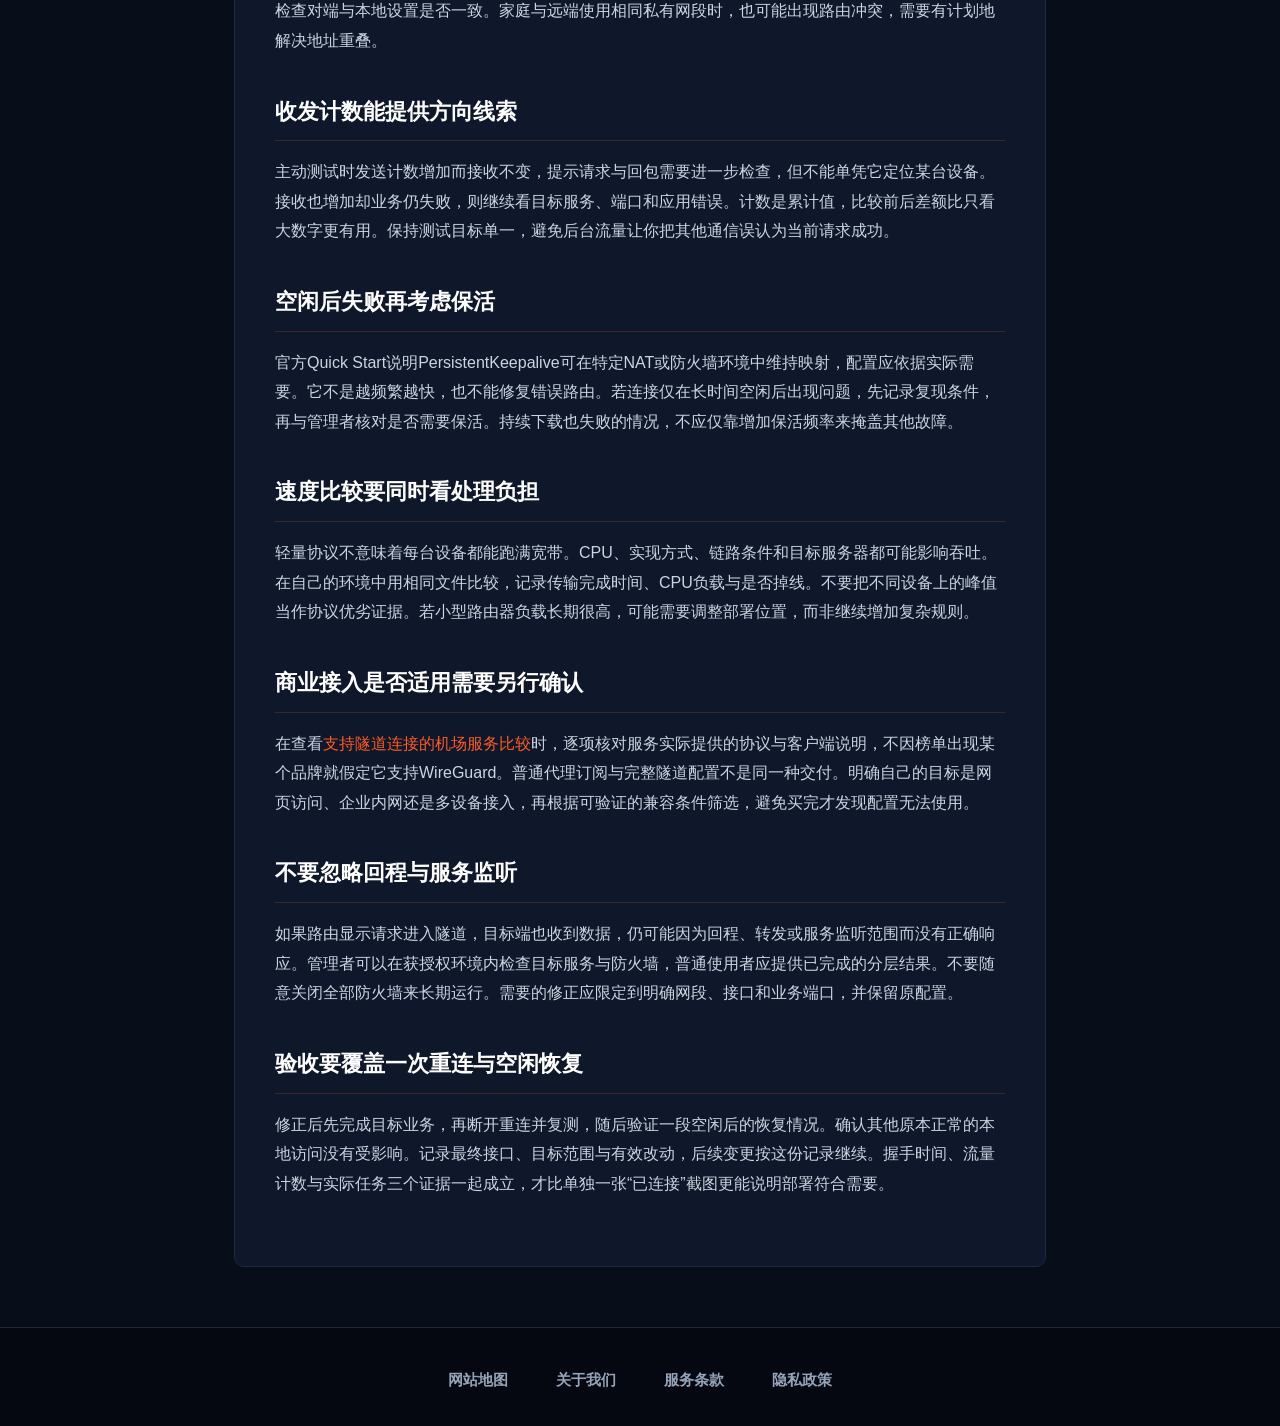
<file: wireguard-protocol-breakdown.html>
<!DOCTYPE html>

<html lang="zh-CN">
<head>
<meta charset="utf-8"/>
<meta content="width=device-width, initial-scale=1.0" name="viewport"/>
<title>WireGuard握手成功却不能访问：密钥、路由和数据流的分层检查</title>
<meta content="以自己管理的WireGuard测试环境为例，解释握手、AllowedIPs、路由与保活各自作用，提供只读诊断顺序和性能比较方法。" name="description"/>
<link href="style.css" rel="stylesheet"/>
</head>
<body>
<header class="site-header">
<div class="header-container">
<a class="brand-logo" href="index.html">
<svg class="logo-icon-svg" fill="none" viewbox="0 0 100 100" xmlns="http://www.w3.org/2000/svg">
<circle cx="50" cy="50" fill="#162238" r="46" stroke="#FF5A1F" stroke-width="3"></circle>
<path d="M28 62C24 45 32 30 42 22C44 29 48 32 54 30C58 24 64 22 72 23C70 32 64 38 68 44C76 52 72 65 64 72C54 78 36 76 28 62Z" fill="#0F172A" stroke="#38BDF8" stroke-width="2"></path>
<path d="M58 20L38 48H52L42 76L68 42H52L58 20Z" fill="#FF5A1F"></path>
<circle cx="44" cy="40" fill="#38BDF8" r="3"></circle>
<circle cx="58" cy="40" fill="#38BDF8" r="3"></circle>
</svg>
<span class="brand-text">闪电猫</span>
</a>
<nav class="nav-links">
<a href="index.html#features">互联性能</a>
<a href="index.html#streaming">流媒体与AI</a>
<a href="index.html#pricing">方案价格</a>
<a href="index.html#faq">常见问答</a>
<a href="pulse.html">航速前沿</a>
</nav>
<a class="header-cta" href="https://ww012.twilightaff.com/#/?code=A56DH1Af" rel="nofollow" target="_blank">立即开通</a>
</div>
</header>
<div class="page-container">
<a class="back-home-btn" href="pulse.html">← 返回航速前沿专栏</a>
<article class="page-article">
<header class="article-header">
<h1 class="article-title">WireGuard握手成功却不能访问：密钥、路由和数据流的分层检查</h1>
<div class="article-meta-bar">
<span>作者：闪电猫使用手记</span> <span>分类：协议常识</span> <span>更新时间：2026-11-10</span> <span>预计阅读：6 分钟</span>
</div>
</header>
<div class="article-body"><div data-swc-article-body="2026-11-16"><h2>握手成功只回答了部分问题</h2><p>WireGuard界面显示最近握手，并不保证网页、内网服务或所有应用都能访问。握手说明对等端之间完成了相应协议交互，后续业务还涉及地址、路由、转发和目标服务。本文针对自己管理或获授权的环境提供检查思路，不给未知服务器套用通用配置。先写清要访问的一个目标及端口，再从连接状态向业务路径逐层核对。</p><h2>先认识配置中的不同角色</h2><p>本地接口地址用于隧道内部通信，Peer描述对端，Endpoint提供联系对端的位置，AllowedIPs涉及可路由的地址范围与对端地址匹配。公钥用于识别对端，私钥应留在相应设备。字段看似不多，却不能相互替代。把公网入口写成隧道地址，或把业务网段遗漏，都可能造成部分连接正常、目标访问失败的现象。</p><h2>第一步读取当前状态而不是立即重建</h2><p>在已安装官方工具的受管Linux测试机运行<code>wg show</code>，查看接口、对等端、最近握手与收发计数。记录当前时间，再主动访问允许测试的目标，观察计数是否变化。命令输出中不应传播私钥；完整配置也不要发到公开讨论区。没有握手和已有握手但没有业务响应，是两个不同分支，应分别处理。</p><h2>没有握手时先核对入口条件</h2><p>检查Endpoint地址和端口是否与管理方提供的一致，域名是否能够解析，服务器是否处于正常运行状态。再核对两端公钥配对，不通过重新生成全部密钥来碰运气。网络或防火墙可能限制相应流量，但应由拥有权限的人检查规则。已有其他设备正常时，比较条件差异比重装整个服务更有帮助。</p><h2>握手存在时先测明确的隧道目标</h2><p>按部署说明选择一个确实允许访问且会响应的隧道内目标，再测试所需业务端口。Linux可运行<code>ip route get 目标地址</code>观察系统为该目的地选择的路由；返回内容应结合当前接口理解。目标不回应ping不代表服务端口一定不可用，反之能ping通也不等于业务已通过。每一步都要明确自己验证的是哪一层。</p><h2>AllowedIPs错误会怎样表现</h2><p>目标网段没有被正确包含，业务可能没有进入预期隧道；配置范围过宽，又可能把原本不想接管的流量带进去。不要为图省事直接把所有配置改成默认路由。先按目标地址和现有网段列出需求，再由管理者检查对端与本地设置是否一致。家庭与远端使用相同私有网段时，也可能出现路由冲突，需要有计划地解决地址重叠。</p><h2>收发计数能提供方向线索</h2><p>主动测试时发送计数增加而接收不变，提示请求与回包需要进一步检查，但不能单凭它定位某台设备。接收也增加却业务仍失败，则继续看目标服务、端口和应用错误。计数是累计值，比较前后差额比只看大数字更有用。保持测试目标单一，避免后台流量让你把其他通信误认为当前请求成功。</p><h2>空闲后失败再考虑保活</h2><p>官方Quick Start说明PersistentKeepalive可在特定NAT或防火墙环境中维持映射，配置应依据实际需要。它不是越频繁越快，也不能修复错误路由。若连接仅在长时间空闲后出现问题，先记录复现条件，再与管理者核对是否需要保活。持续下载也失败的情况，不应仅靠增加保活频率来掩盖其他故障。</p><h2>速度比较要同时看处理负担</h2><p>轻量协议不意味着每台设备都能跑满宽带。CPU、实现方式、链路条件和目标服务器都可能影响吞吐。在自己的环境中用相同文件比较，记录传输完成时间、CPU负载与是否掉线。不要把不同设备上的峰值当作协议优劣证据。若小型路由器负载长期很高，可能需要调整部署位置，而非继续增加复杂规则。</p><h2>商业接入是否适用需要另行确认</h2><p>在查看<a href="https://dajichang.mom/">支持隧道连接的机场服务比较</a>时，逐项核对服务实际提供的协议与客户端说明，不因榜单出现某个品牌就假定它支持WireGuard。普通代理订阅与完整隧道配置不是同一种交付。明确自己的目标是网页访问、企业内网还是多设备接入，再根据可验证的兼容条件筛选，避免买完才发现配置无法使用。</p><h2>不要忽略回程与服务监听</h2><p>如果路由显示请求进入隧道，目标端也收到数据，仍可能因为回程、转发或服务监听范围而没有正确响应。管理者可以在获授权环境内检查目标服务与防火墙，普通使用者应提供已完成的分层结果。不要随意关闭全部防火墙来长期运行。需要的修正应限定到明确网段、接口和业务端口，并保留原配置。</p><h2>验收要覆盖一次重连与空闲恢复</h2><p>修正后先完成目标业务，再断开重连并复测，随后验证一段空闲后的恢复情况。确认其他原本正常的本地访问没有受影响。记录最终接口、目标范围与有效改动，后续变更按这份记录继续。握手时间、流量计数与实际任务三个证据一起成立，才比单独一张“已连接”截图更能说明部署符合需要。</p></div></div>
</article>
</div>
<footer class="site-footer">
<div class="footer-nav">
<a class="footer-link" href="sitemap.html">网站地图</a>
<a class="footer-link" href="about.html">关于我们</a>
<a class="footer-link" href="terms.html">服务条款</a>
<a class="footer-link" href="privacy.html">隐私政策</a>
</div>
</footer>
</body>
</html>
</file>
<file: style.css>
/* flashmao.click - 现代超音速空气动力风 (Modern Aerodynamic & Supersonic Velocity) */
:root {
  --bg-deep: #080d1a;
  --bg-card: #0f172a;
  --bg-card-hover: #162238;
  --border-color: #1e293b;
  --border-accent: #ff5a1f;
  --primary-accent: #ff5a1f;
  --primary-hover: #e04812;
  --mach-blue: #2563eb;
  --mach-cyan: #38bdf8;
  --text-main: #f1f5f9;
  --text-muted: #94a3b8;
  --text-dim: #64748b;
  --font-family: -apple-system, BlinkMacSystemFont, "Segoe UI", "PingFang SC", "Hiragino Sans GB", "Microsoft YaHei", sans-serif;
}

* {
  box-sizing: border-box;
  margin: 0;
  padding: 0;
}

body {
  background-color: var(--bg-deep);
  color: var(--text-main);
  font-family: var(--font-family);
  line-height: 1.6;
  -webkit-font-smoothing: antialiased;
  overflow-x: hidden;
}

a {
  color: var(--primary-accent);
  text-decoration: none;
  transition: color 0.2s ease, text-decoration 0.2s ease;
}

a:hover {
  color: var(--mach-cyan);
  text-decoration: underline;
}

.article-body a,
.page-content a,
.pulse-summary a,
.pulse-readmore {
  color: var(--primary-accent) !important;
}

.article-body a:visited,
.page-content a:visited,
.pulse-summary a:visited,
.pulse-readmore:visited {
  color: var(--primary-accent) !important;
}

.article-body a:hover,
.page-content a:hover,
.pulse-summary a:hover,
.pulse-readmore:hover {
  color: var(--mach-cyan) !important;
  text-decoration: underline;
}

/* 顶部导航 */
.site-header {
  position: sticky;
  top: 0;
  z-index: 100;
  background: rgba(8, 13, 26, 0.95);
  border-bottom: 1px solid var(--border-color);
  backdrop-filter: blur(8px);
}

.header-container {
  max-width: 1200px;
  margin: 0 auto;
  padding: 16px 24px;
  display: flex;
  align-items: center;
  justify-content: space-between;
}

/* 整合主题 Logo */
.brand-logo {
  display: flex;
  align-items: center;
  gap: 12px;
  font-weight: 800;
  font-size: 20px;
  letter-spacing: -0.5px;
}

.logo-icon-svg {
  width: 38px;
  height: 38px;
  flex-shrink: 0;
}

.brand-text {
  background: linear-gradient(135deg, #ffffff 0%, #cbd5e1 50%, #ff5a1f 100%);
  -webkit-background-clip: text;
  -webkit-text-fill-color: transparent;
}

.brand-badge {
  font-size: 11px;
  padding: 2px 8px;
  background: #1e293b;
  color: var(--mach-cyan);
  border-radius: 4px;
  font-weight: 600;
  border: 1px solid rgba(56, 189, 248, 0.2);
}

.nav-links {
  display: flex;
  align-items: center;
  gap: 28px;
}

.nav-links a,
.nav-links a:visited {
  font-size: 14px;
  font-weight: 500;
  color: var(--text-muted) !important;
  transition: color 0.2s ease;
  text-decoration: none !important;
}

.nav-links a:hover {
  color: var(--primary-accent) !important;
  text-decoration: none !important;
}

.header-cta,
.header-cta:visited {
  display: inline-flex;
  align-items: center;
  padding: 8px 18px;
  background: rgba(255, 90, 31, 0.1);
  color: var(--primary-accent) !important;
  border: 1px solid var(--primary-accent);
  border-radius: 6px;
  font-size: 14px;
  font-weight: 600;
  transition: all 0.2s ease;
  text-decoration: none !important;
}

.header-cta:hover {
  background: var(--primary-accent);
  color: #ffffff !important;
  text-decoration: none !important;
}

/* Hero Section */
.hero-section {
  padding: 80px 24px 60px;
  max-width: 1200px;
  margin: 0 auto;
  display: grid;
  grid-template-columns: 1.15fr 0.85fr;
  align-items: center;
  gap: 48px;
  position: relative;
}

.hero-tag {
  display: inline-flex;
  align-items: center;
  gap: 8px;
  padding: 6px 14px;
  background: rgba(255, 90, 31, 0.12);
  border-left: 3px solid var(--primary-accent);
  color: #ff9166;
  font-size: 13px;
  font-weight: 600;
  margin-bottom: 20px;
  clip-path: polygon(0 0, 100% 0, 96% 100%, 0 100%);
}

.hero-title {
  font-size: 46px;
  font-weight: 900;
  line-height: 1.18;
  letter-spacing: -1px;
  margin-bottom: 20px;
  color: #ffffff;
}

.hero-title span.highlight {
  color: var(--primary-accent);
  position: relative;
}

.hero-subtitle {
  font-size: 17px;
  color: var(--text-muted);
  margin-bottom: 36px;
  line-height: 1.7;
  max-width: 560px;
}

.hero-actions {
  display: flex;
  align-items: center;
  gap: 16px;
  flex-wrap: wrap;
}

.btn-primary,
.btn-primary:visited {
  display: inline-flex;
  align-items: center;
  justify-content: center;
  padding: 14px 30px;
  background: linear-gradient(135deg, #ff5a1f 0%, #ea580c 100%);
  color: #ffffff !important;
  font-size: 16px;
  font-weight: 700;
  border-radius: 6px;
  box-shadow: 0 4px 20px rgba(255, 90, 31, 0.35);
  transition: transform 0.2s ease, box-shadow 0.2s ease;
  min-height: 48px;
  text-decoration: none !important;
}

.btn-primary:hover {
  transform: translateY(-2px);
  box-shadow: 0 6px 24px rgba(255, 90, 31, 0.5);
  color: #ffffff !important;
  text-decoration: none !important;
}

.btn-seo-recommend,
.btn-seo-recommend:visited {
  display: inline-flex;
  align-items: center;
  justify-content: center;
  padding: 13px 24px;
  background: #1e293b;
  color: #e2e8f0 !important;
  font-size: 15px;
  font-weight: 600;
  border-radius: 6px;
  border: 1px solid #334155;
  transition: all 0.2s ease;
  min-height: 48px;
  text-decoration: none !important;
}

.btn-seo-recommend:hover {
  background: #334155;
  border-color: #475569;
  color: #ffffff !important;
  text-decoration: none !important;
}

.hero-mascot-wrapper {
  position: relative;
  display: flex;
  justify-content: center;
  align-items: center;
}

.hero-svg-mascot {
  width: 100%;
  max-width: 440px;
  height: auto;
  filter: drop-shadow(0 15px 30px rgba(255, 90, 31, 0.2));
}

/* 优势区块 */
.section-wrapper {
  padding: 80px 24px;
  max-width: 1200px;
  margin: 0 auto;
}

.section-head {
  text-align: center;
  margin-bottom: 54px;
}

.section-title {
  font-size: 32px;
  font-weight: 800;
  letter-spacing: -0.5px;
  margin-bottom: 12px;
  color: #ffffff;
}

.section-desc {
  font-size: 16px;
  color: var(--text-muted);
  max-width: 620px;
  margin: 0 auto;
}

.grid-features {
  display: grid;
  grid-template-columns: repeat(4, 1fr);
  gap: 24px;
}

.aerodynamic-card {
  background: var(--bg-card);
  border: 1px solid var(--border-color);
  border-radius: 8px;
  padding: 30px 24px;
  position: relative;
  transition: transform 0.25s ease, border-color 0.25s ease, background-color 0.25s ease;
  clip-path: polygon(0 0, 100% 0, 100% calc(100% - 14px), calc(100% - 14px) 100%, 0 100%);
}

.aerodynamic-card:hover {
  transform: translateY(-4px);
  border-color: rgba(255, 90, 31, 0.6);
  background: var(--bg-card-hover);
}

.card-icon-box {
  width: 52px;
  height: 52px;
  border-radius: 8px;
  background: rgba(255, 90, 31, 0.08);
  border: 1px solid rgba(255, 90, 31, 0.2);
  display: flex;
  align-items: center;
  justify-content: center;
  margin-bottom: 20px;
}

.card-icon-svg {
  width: 28px;
  height: 28px;
  stroke: var(--primary-accent);
}

.card-title {
  font-size: 19px;
  font-weight: 700;
  color: #ffffff;
  margin-bottom: 10px;
}

.card-desc {
  font-size: 14px;
  color: var(--text-muted);
  line-height: 1.6;
}

/* 流媒体与AI模块 */
.grid-media {
  display: grid;
  grid-template-columns: repeat(4, 1fr);
  gap: 20px;
}

.media-card {
  background: #0d1527;
  border: 1px solid #1e293b;
  border-radius: 8px;
  padding: 24px 20px;
  display: flex;
  flex-direction: column;
}

.media-tag {
  align-self: flex-start;
  font-size: 11px;
  font-weight: 700;
  color: var(--mach-cyan);
  background: rgba(56, 189, 248, 0.1);
  padding: 3px 8px;
  border-radius: 4px;
  margin-bottom: 14px;
}

.media-title {
  font-size: 17px;
  font-weight: 700;
  color: #ffffff;
  margin-bottom: 8px;
}

.media-desc {
  font-size: 13px;
  color: var(--text-muted);
  line-height: 1.5;
}

/* 价格对比表 */
.grid-pricing {
  display: grid;
  grid-template-columns: repeat(3, 1fr);
  gap: 28px;
  align-items: stretch;
}

.pricing-card {
  background: var(--bg-card);
  border: 1px solid var(--border-color);
  border-radius: 10px;
  padding: 36px 28px;
  display: flex;
  flex-direction: column;
  position: relative;
  transition: all 0.25s ease;
}

.pricing-card.featured {
  background: #111c33;
  border-color: var(--primary-accent);
  box-shadow: 0 0 30px rgba(255, 90, 31, 0.15);
  transform: scale(1.03);
}

.featured-ribbon {
  position: absolute;
  top: -12px;
  right: 24px;
  background: var(--primary-accent);
  color: #ffffff;
  font-size: 12px;
  font-weight: 700;
  padding: 4px 12px;
  border-radius: 4px;
  letter-spacing: 0.5px;
}

.tier-name {
  font-size: 20px;
  font-weight: 700;
  color: #ffffff;
  margin-bottom: 8px;
}

.tier-desc {
  font-size: 13px;
  color: var(--text-muted);
  margin-bottom: 24px;
}

.tier-price-box {
  margin-bottom: 28px;
}

.currency {
  font-size: 20px;
  font-weight: 700;
  color: var(--primary-accent);
}

.price-num {
  font-size: 44px;
  font-weight: 900;
  color: #ffffff;
}

.price-unit {
  font-size: 14px;
  color: var(--text-muted);
}

.tier-feature-list {
  list-style: none;
  margin-bottom: 32px;
  flex-grow: 1;
}

.tier-feature-list li {
  font-size: 14px;
  color: #cbd5e1;
  padding: 8px 0;
  border-bottom: 1px dashed #1e293b;
  display: flex;
  align-items: center;
  gap: 10px;
}

.feature-dot {
  width: 6px;
  height: 6px;
  border-radius: 50%;
  background: var(--primary-accent);
  flex-shrink: 0;
}

.btn-pricing,
.btn-pricing:visited {
  display: block;
  text-align: center;
  padding: 12px 20px;
  background: #1e293b;
  color: #ffffff !important;
  font-weight: 700;
  font-size: 15px;
  border-radius: 6px;
  transition: all 0.2s ease;
  min-height: 46px;
  line-height: 22px;
  text-decoration: none !important;
}

.pricing-card.featured .btn-pricing,
.pricing-card.featured .btn-pricing:visited {
  background: linear-gradient(135deg, #ff5a1f 0%, #ea580c 100%);
  color: #ffffff !important;
}

.btn-pricing:hover {
  filter: brightness(1.15);
  color: #ffffff !important;
  text-decoration: none !important;
}

/* 真实评价 */
.grid-reviews {
  display: grid;
  grid-template-columns: repeat(3, 1fr);
  gap: 24px;
}

.review-card {
  background: var(--bg-card);
  border: 1px solid var(--border-color);
  border-radius: 8px;
  padding: 28px 24px;
}

.review-quote {
  font-size: 14px;
  color: #cbd5e1;
  line-height: 1.7;
  margin-bottom: 20px;
  font-style: italic;
}

.reviewer-meta {
  display: flex;
  align-items: center;
  gap: 12px;
}

.reviewer-avatar-box {
  width: 40px;
  height: 40px;
  border-radius: 50%;
  background: #1e293b;
  border: 1px solid #334155;
  display: flex;
  align-items: center;
  justify-content: center;
  font-weight: 700;
  color: var(--primary-accent);
  font-size: 14px;
}

.reviewer-name {
  font-size: 15px;
  font-weight: 700;
  color: #ffffff;
}

.reviewer-title {
  font-size: 12px;
  color: var(--text-dim);
}

/* FAQ 常见问答 */
.faq-container {
  max-width: 800px;
  margin: 0 auto;
}

.faq-item {
  background: var(--bg-card);
  border: 1px solid var(--border-color);
  border-radius: 8px;
  margin-bottom: 16px;
  overflow: hidden;
}

.faq-question {
  padding: 20px 24px;
  font-size: 16px;
  font-weight: 700;
  color: #ffffff;
  cursor: pointer;
  display: flex;
  justify-content: space-between;
  align-items: center;
  list-style: none;
}

.faq-question::-webkit-details-marker {
  display: none;
}

.faq-answer {
  padding: 0 24px 20px;
  font-size: 14px;
  color: var(--text-muted);
  line-height: 1.7;
}

/* 页脚：严格仅显示 4 个标题，各自打开独立页面 */
.site-footer {
  border-top: 1px solid var(--border-color);
  background: #050811;
  padding: 40px 24px;
  margin-top: 40px;
}

.footer-nav {
  max-width: 800px;
  margin: 0 auto;
  display: flex;
  justify-content: center;
  align-items: center;
  gap: 48px;
}

.footer-link,
.footer-link:visited {
  font-size: 15px;
  font-weight: 600;
  color: var(--text-muted) !important;
  transition: color 0.2s ease;
  text-decoration: none !important;
}

.footer-link:hover {
  color: var(--primary-accent) !important;
  text-decoration: none !important;
}

/* 独立内页公用排版 */
.page-container {
  max-width: 860px;
  margin: 60px auto;
  padding: 0 24px;
}

.page-article {
  background: var(--bg-card);
  border: 1px solid var(--border-color);
  border-radius: 10px;
  padding: 48px 40px;
}

.page-title {
  font-size: 32px;
  font-weight: 800;
  color: #ffffff;
  margin-bottom: 24px;
  padding-bottom: 16px;
  border-bottom: 1px solid var(--border-color);
}

.page-content h2 {
  font-size: 20px;
  color: #ffffff;
  margin: 28px 0 12px;
}

.page-content p {
  color: var(--text-muted);
  line-height: 1.8;
  margin-bottom: 16px;
  font-size: 15px;
}

.page-content ul {
  padding-left: 20px;
  margin-bottom: 20px;
  color: var(--text-muted);
  font-size: 15px;
  line-height: 1.8;
}

.back-home-btn {
  display: inline-flex;
  align-items: center;
  margin-bottom: 28px;
  color: var(--primary-accent);
  font-weight: 600;
  font-size: 14px;
}

/* 移动端媒体查询 (@media) */
@media (max-width: 992px) {
  .hero-section {
    grid-template-columns: 1fr;
    text-align: center;
    padding-top: 48px;
    gap: 36px;
  }
  .hero-subtitle {
    margin-left: auto;
    margin-right: auto;
  }
  .hero-actions {
    justify-content: center;
  }
  .grid-features,
  .grid-media {
    grid-template-columns: repeat(2, 1fr);
  }
  .grid-pricing {
    grid-template-columns: 1fr;
    max-width: 480px;
    margin: 0 auto;
  }
  .pricing-card.featured {
    transform: none;
  }
  .grid-reviews {
    grid-template-columns: 1fr;
    max-width: 520px;
    margin: 0 auto;
  }
}

@media (max-width: 768px) {
  .header-container {
    flex-wrap: wrap;
    padding: 10px 16px 8px;
    gap: 8px 12px;
  }
  .brand-logo {
    order: 1;
  }
  .header-cta,
  .header-cta:visited {
    order: 2;
    padding: 6px 14px;
    font-size: 13px;
    min-height: 34px;
  }
  .nav-links {
    order: 3;
    width: 100%;
    display: flex !important;
    overflow-x: auto;
    white-space: nowrap;
    gap: 16px;
    padding: 6px 0 2px;
    -webkit-overflow-scrolling: touch;
    scrollbar-width: none;
    border-top: 1px solid rgba(255, 255, 255, 0.08);
  }
  .nav-links::-webkit-scrollbar {
    display: none;
  }
  .nav-links a,
  .nav-links a:visited {
    font-size: 13px;
    padding: 4px 0;
    flex-shrink: 0;
  }
}

@media (max-width: 640px) {
  .header-container {
    padding: 8px 16px 6px;
  }
  .hero-section {
    padding: 36px 16px;
  }
  .hero-title {
    font-size: 32px;
  }
  .hero-subtitle {
    font-size: 15px;
  }
  .hero-actions {
    flex-direction: column;
    width: 100%;
  }
  .btn-primary,
  .btn-seo-recommend {
    width: 100%;
    min-height: 50px;
  }
  .grid-features,
  .grid-media {
    grid-template-columns: 1fr;
  }
  .footer-nav {
    flex-direction: column;
    gap: 20px;
  }
  .page-article {
    padding: 28px 20px;
  }
}

/* 航速前沿专栏聚合与正文样式 */
.pulse-grid {
  display: grid;
  grid-template-columns: repeat(2, 1fr);
  gap: 24px;
  margin-top: 36px;
}

.pulse-card {
  background: var(--bg-card);
  border: 1px solid var(--border-color);
  border-radius: 8px;
  padding: 28px 24px;
  transition: all 0.25s ease;
  display: flex;
  flex-direction: column;
}

.pulse-card:hover {
  border-color: var(--primary-accent);
  background: var(--bg-card-hover);
  transform: translateY(-3px);
}

.pulse-meta {
  display: flex;
  align-items: center;
  gap: 12px;
  font-size: 12px;
  color: var(--text-dim);
  margin-bottom: 12px;
}

.pulse-category {
  background: rgba(255, 90, 31, 0.1);
  color: var(--primary-accent);
  padding: 2px 8px;
  border-radius: 4px;
  font-weight: 600;
}

.pulse-title {
  font-size: 19px;
  font-weight: 700;
  color: #ffffff;
  margin-bottom: 12px;
  line-height: 1.45;
}

.pulse-card:hover .pulse-title {
  color: var(--primary-accent);
}

.pulse-summary {
  font-size: 14px;
  color: var(--text-muted);
  line-height: 1.65;
  margin-bottom: 20px;
  flex-grow: 1;
}

.pulse-readmore {
  font-size: 13px;
  font-weight: 700;
  color: var(--mach-cyan);
  display: inline-flex;
  align-items: center;
  gap: 4px;
}

/* 深度文章正文排版 */
.article-header {
  margin-bottom: 32px;
  padding-bottom: 24px;
  border-bottom: 1px solid var(--border-color);
}

.article-title {
  font-size: 34px;
  font-weight: 900;
  color: #ffffff;
  line-height: 1.35;
  margin-bottom: 16px;
}

.article-meta-bar {
  display: flex;
  align-items: center;
  gap: 18px;
  font-size: 13px;
  color: var(--text-dim);
}

.article-body {
  font-size: 16px;
  line-height: 1.85;
  color: #cbd5e1;
}

.article-body h2 {
  font-size: 22px;
  font-weight: 800;
  color: #ffffff;
  margin: 36px 0 16px;
  padding-bottom: 8px;
  border-bottom: 1px solid rgba(255, 90, 31, 0.2);
}

.article-body h3 {
  font-size: 18px;
  font-weight: 700;
  color: var(--mach-cyan);
  margin: 24px 0 12px;
}

.article-body p {
  margin-bottom: 20px;
  color: #cbd5e1;
}

.article-body ul, .article-body ol {
  margin-bottom: 22px;
  padding-left: 24px;
}

.article-body li {
  margin-bottom: 8px;
  color: #cbd5e1;
}

.article-body blockquote {
  border-left: 3px solid var(--primary-accent);
  background: rgba(255, 90, 31, 0.05);
  padding: 16px 20px;
  margin: 24px 0;
  color: #e2e8f0;
  font-style: italic;
}

@media (max-width: 768px) {
  .pulse-grid {
    grid-template-columns: 1fr;
  }
  .article-title {
    font-size: 26px;
  }
}
</file>
